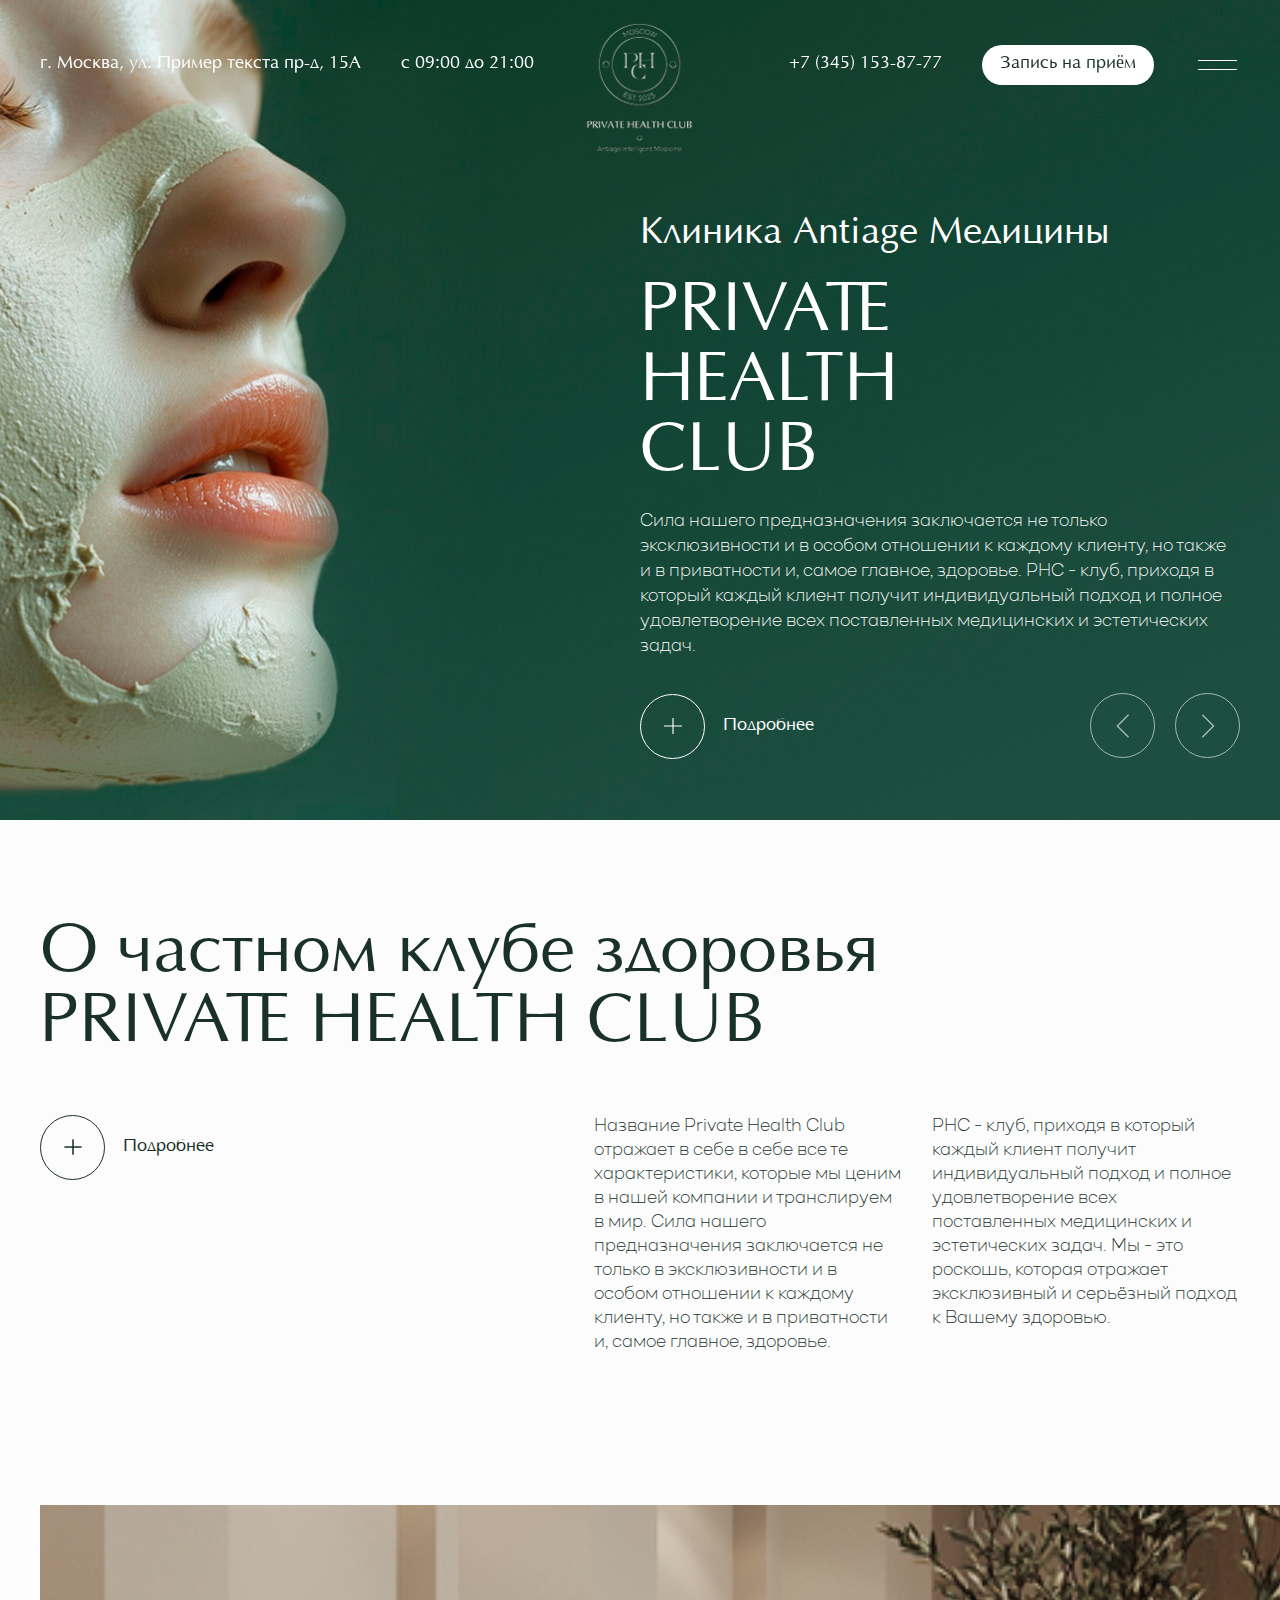
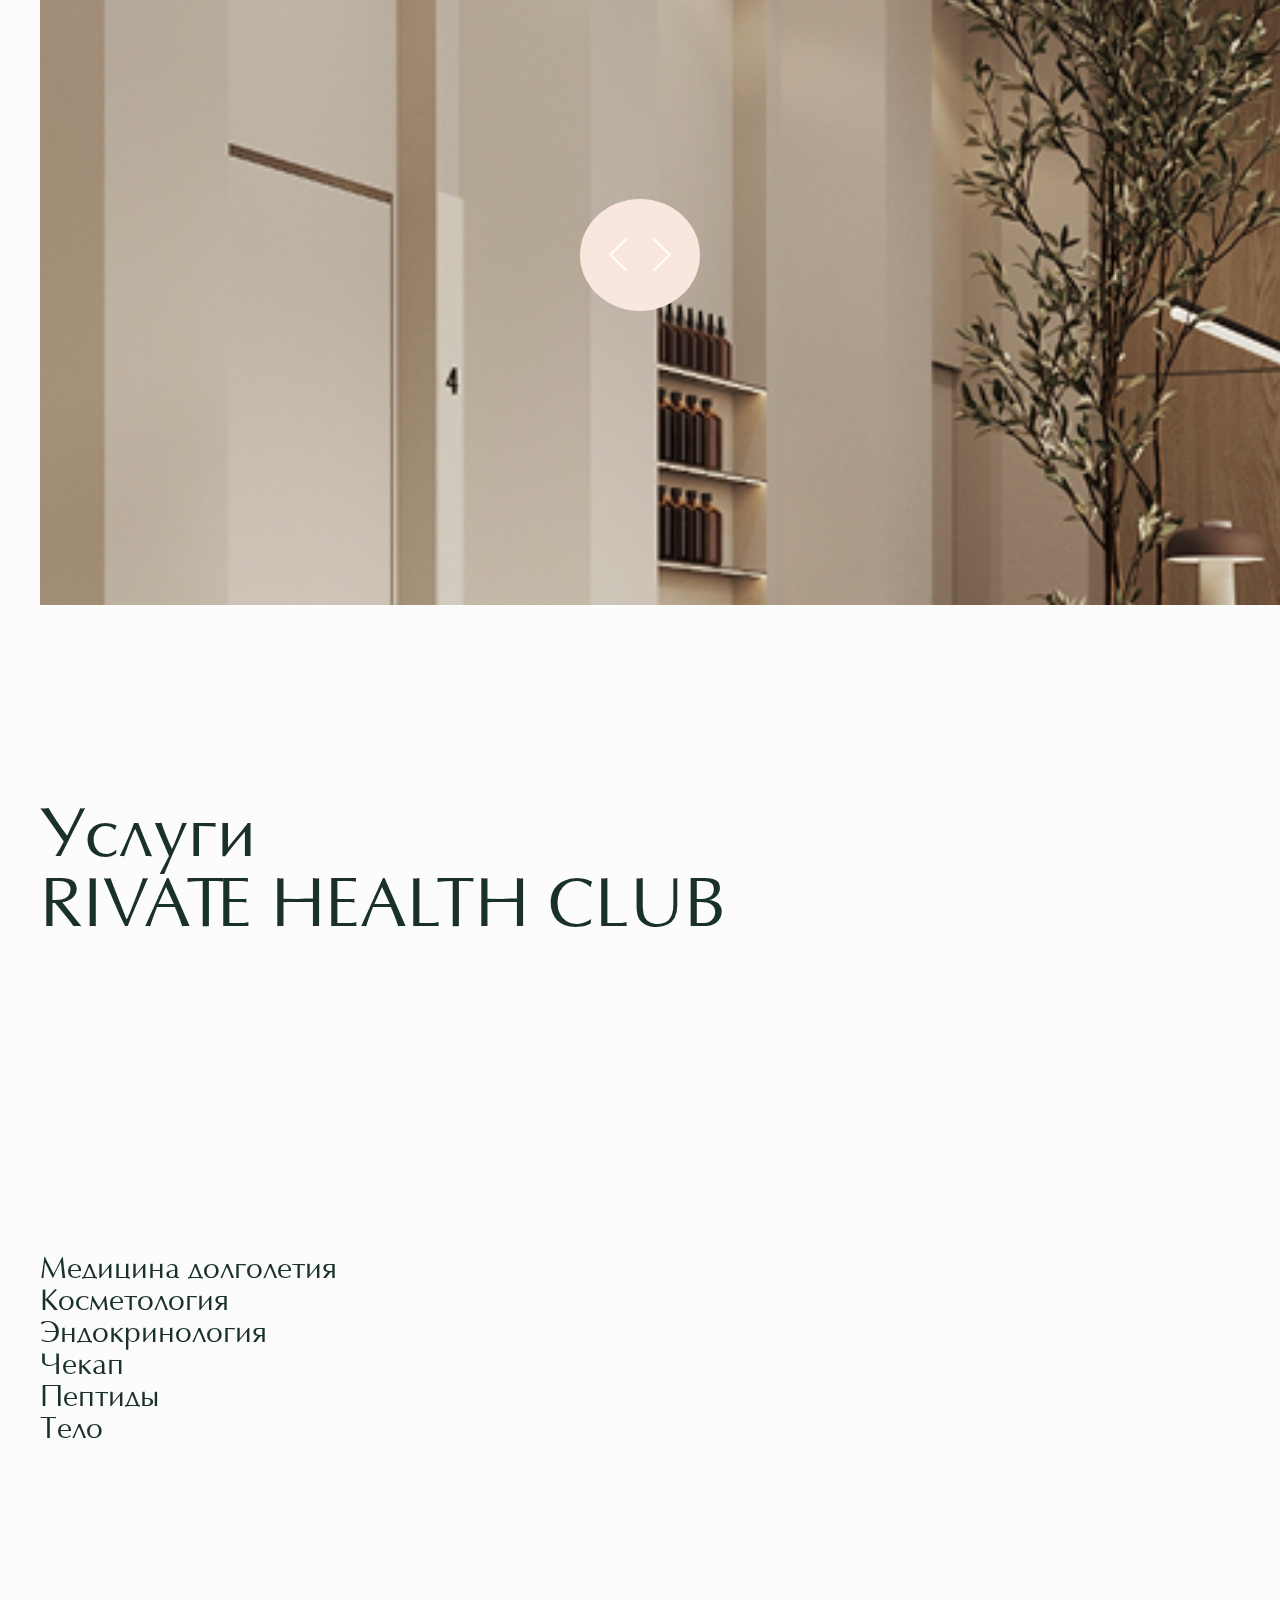
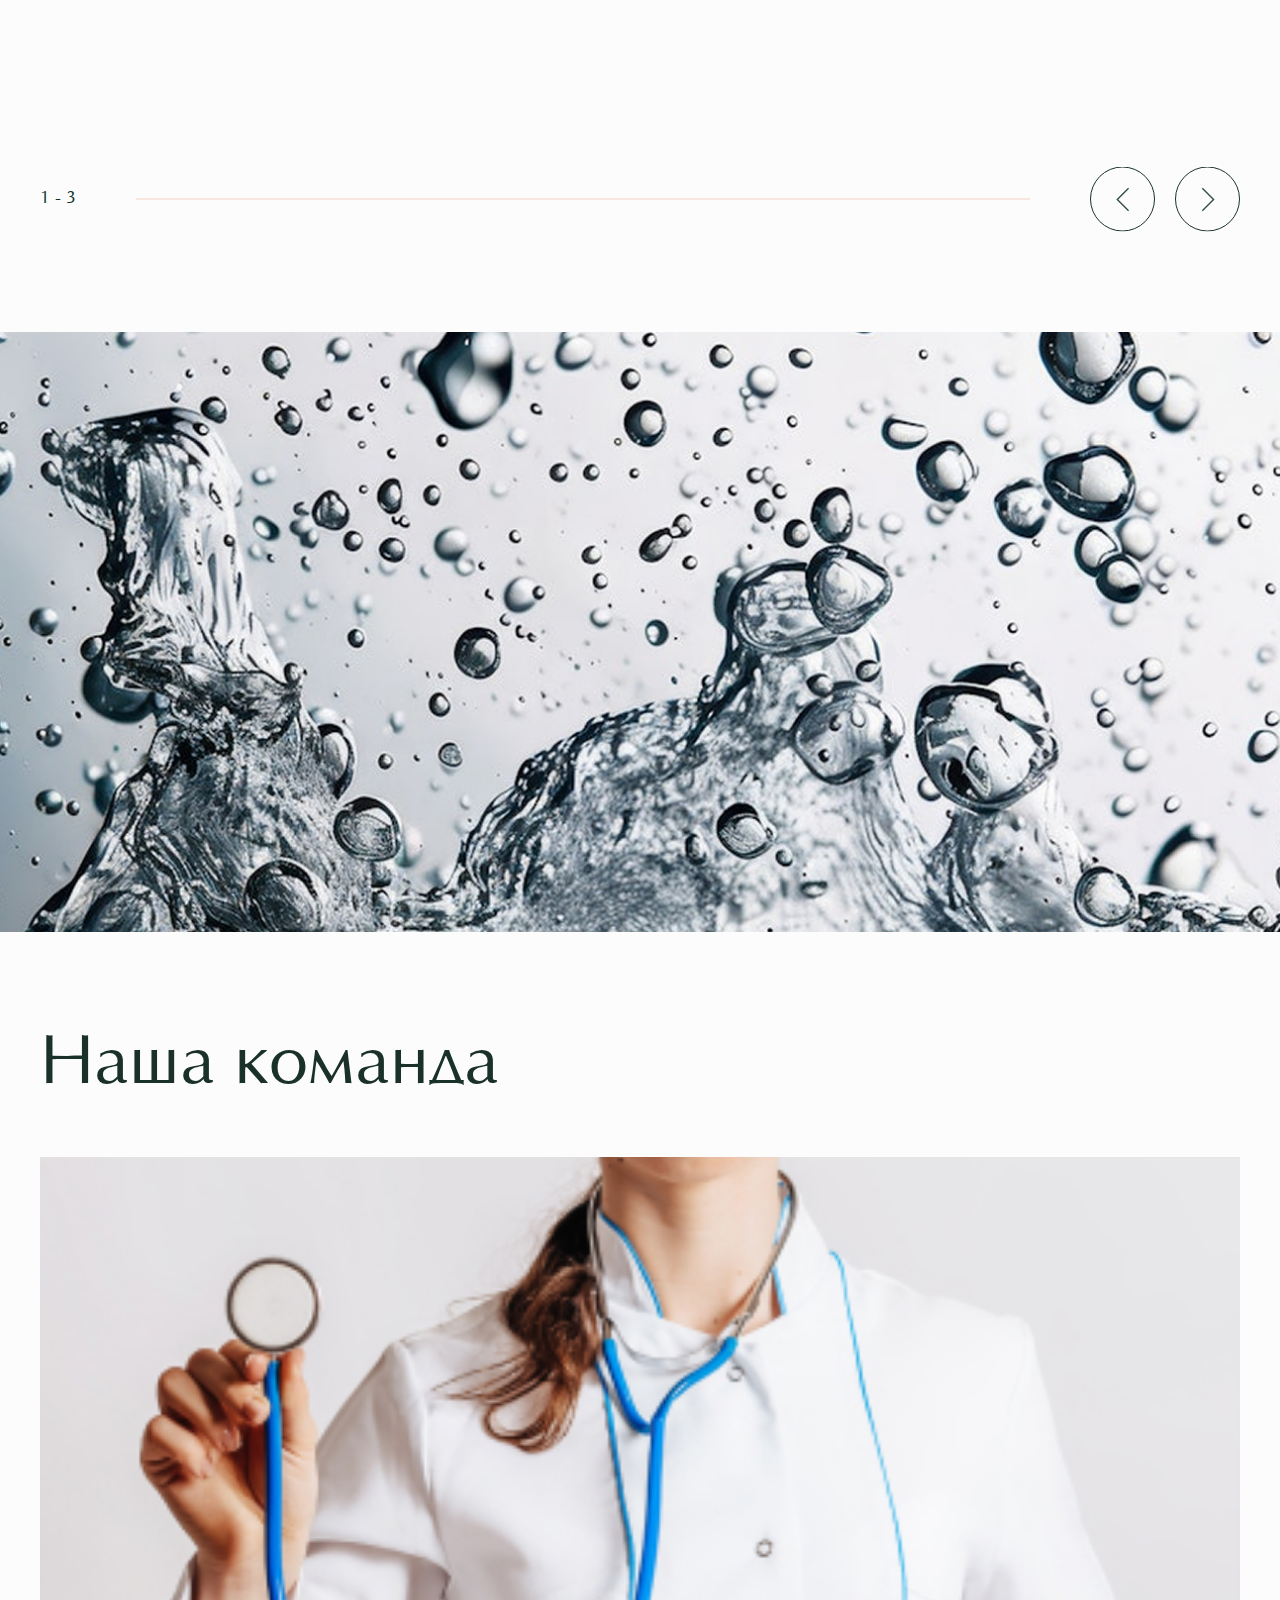
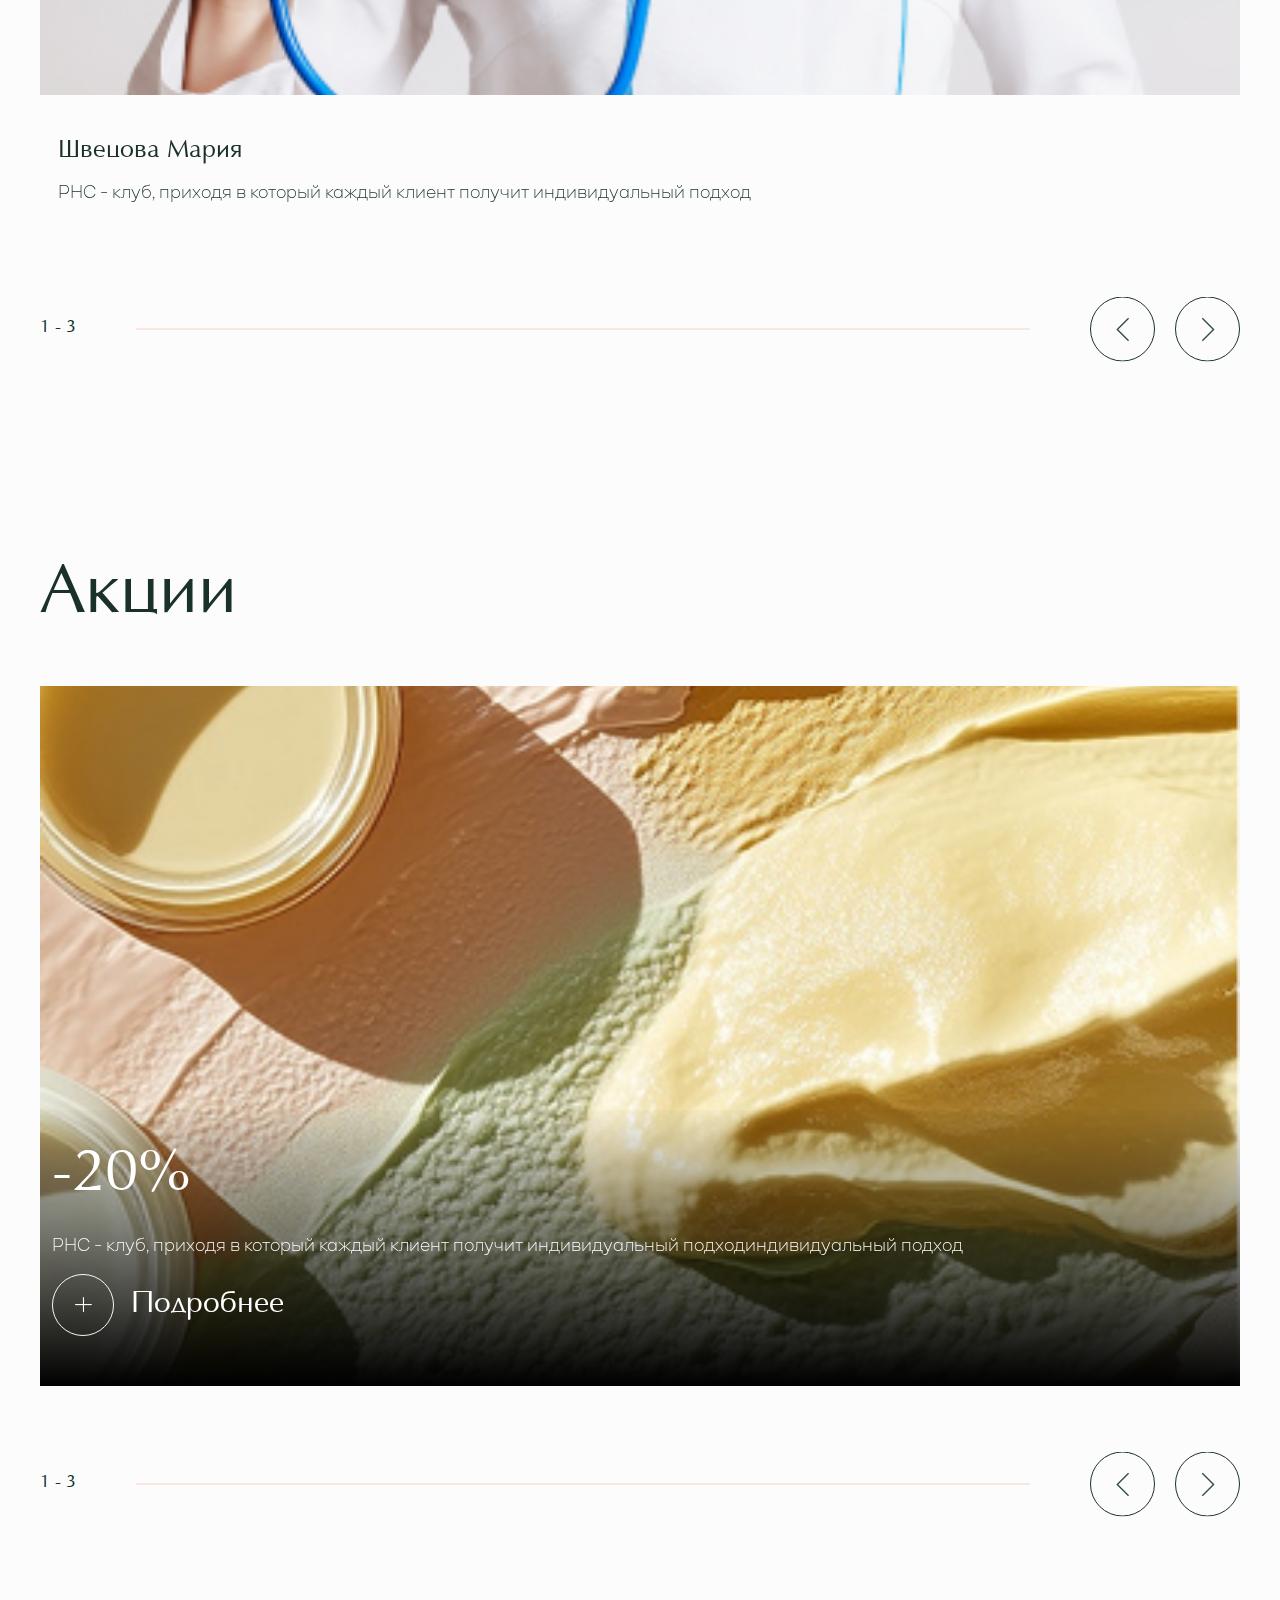
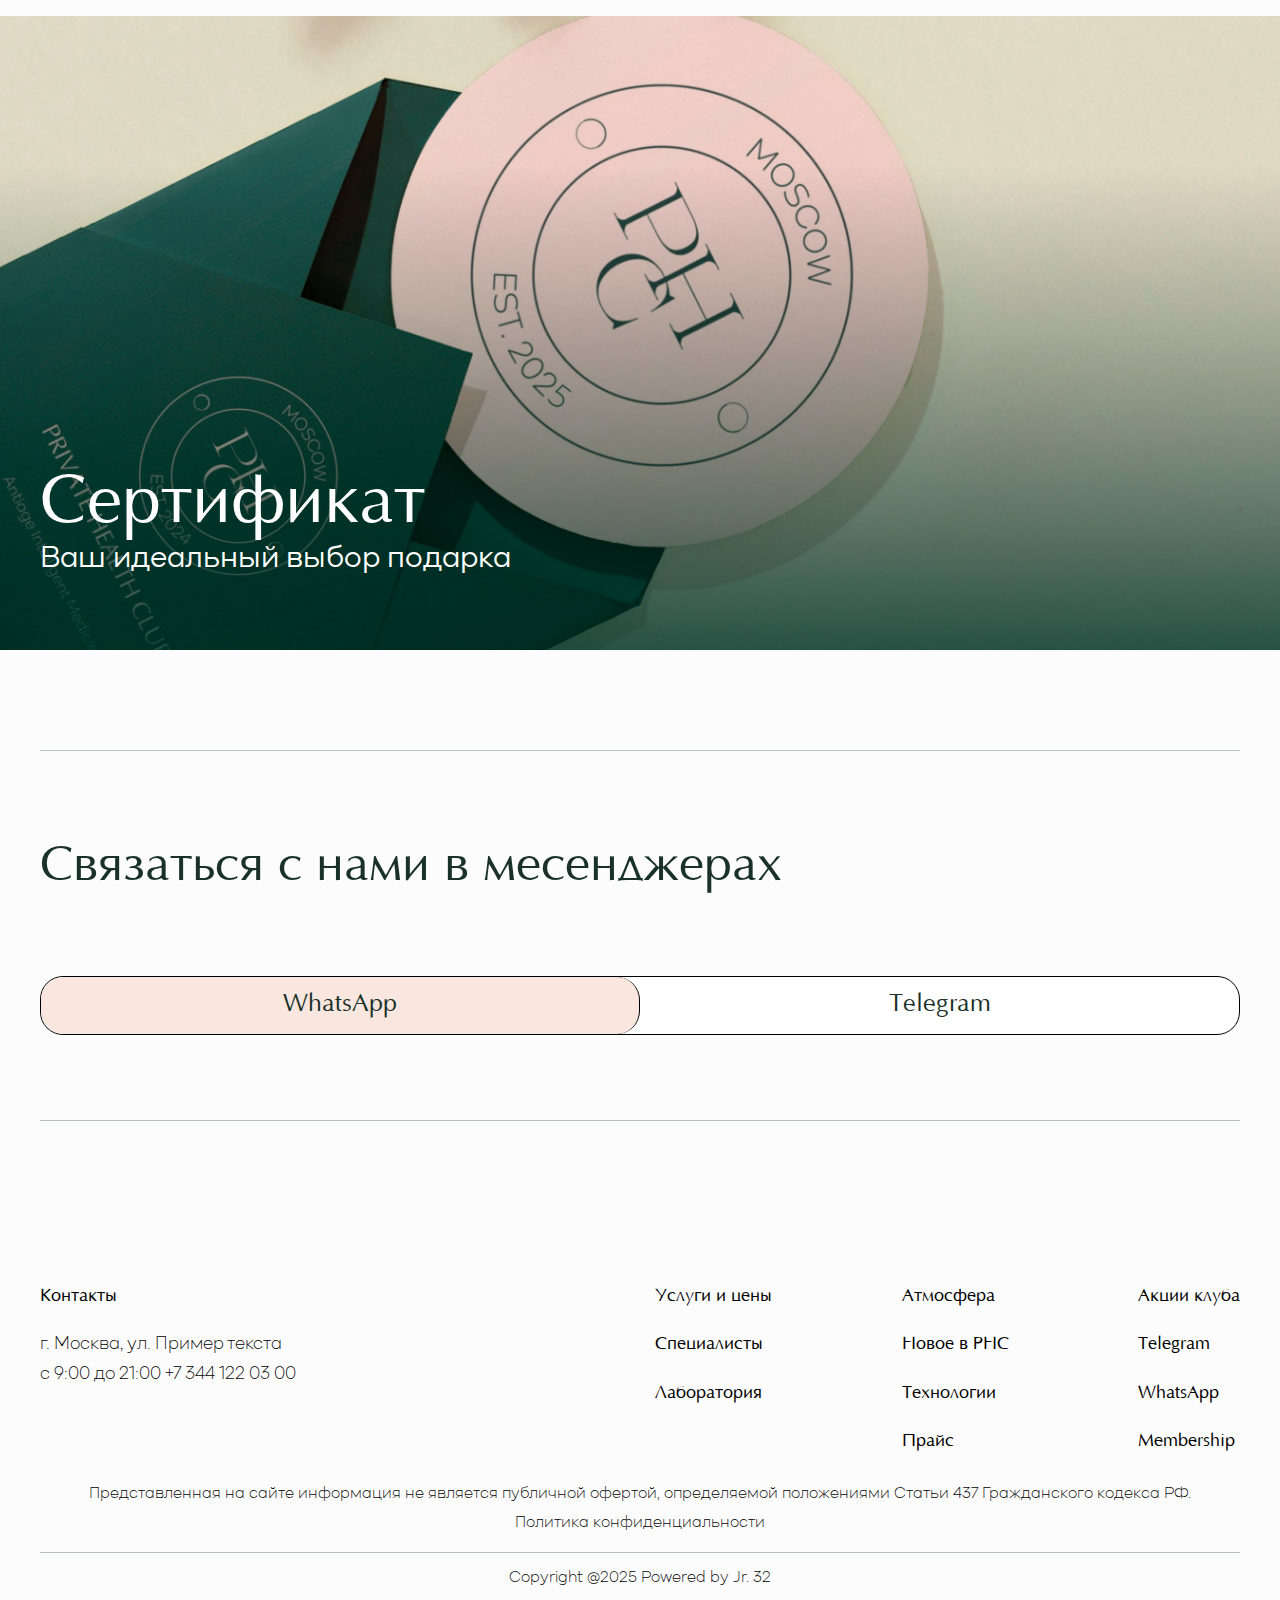
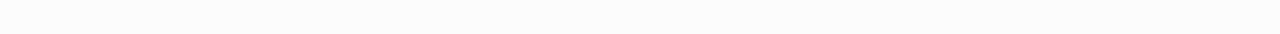
<file: index.html>
<!DOCTYPE html>

<html lang="ru">

<head>
	<meta charset="utf-8" />
	<title>Главная</title>
	<meta name="description" content="" />
	<meta http-equiv="X-UA-Compatible" content="IE=edge" />
	<meta name="viewport" content="width=device-width, initial-scale=1.0, maximum-scale=1.0, user-scalable=no">
    

    <link rel="stylesheet" href="css/fontawesome-all.css" />
    <link rel="stylesheet" href="css/slick.css" />
    <link rel="stylesheet" href="css/slick-theme.css" />
    <link rel="stylesheet" href="css/jquery.fancybox.css" />
    <link rel="stylesheet" href="https://cdn.jsdelivr.net/npm/swiper@11/swiper-bundle.min.css" />
    <link rel="stylesheet" href="css/fonts.css" />
    <link rel="stylesheet" href="css/reset.css" />
    <link rel="stylesheet" href="css/style.css" />
    <link rel="stylesheet" href="css/media.css" />
	
	

</head>
<body>

    <!-- MENU
    ================================= -->
    <div class="menu">
        <div class="menu-close"></div>
        <div class="menu__head">
            <div class="header__cols">
                <div class="header__left">
                    <div class="header__logo mob">
                        <a href="">
                            <img src="img/header/logo_mob.png" alt="">
                        </a>
                    </div>
                </div>
                <div class="header__right">
                    <a href="" class="mob-phone"></a>                    
                </div>
            </div>
        </div>
        <div class="container">
            <div class="menu__cols">
                <div class="menu__left">
                    <div class="nav">
                        <ul>
                            <li><a href="" class="nav-drop">Услуги и цены <i class="i-down"></i></a>
                                <ul>
                                    <li><a href="">Медицина долголетия</a></li>
                                    <li><a href="">Косметология</a></li>
                                    <li><a href="">Эндокринология</a></li>
                                    <li><a href="">Чекап</a></li>
                                    <li><a href="">Пептиды</a></li>
                                    <li><a href="">Тело</a></li>
                                </ul>
                            </li>
                            <li><a href="">Специалисты</a></li>
                            <li><a href="">Лаборатория</a></li>
                            <li><a href="">Атмосфера</a></li>
                            <li><a href="">Новое в PHC</a></li>
                            <li><a href="">Технологии</a></li>
                            <li><a href="">Акции клуба</a></li>
                            <li><a href="">Контакты</a></li>
                            <li><a href="">Membership</a></li>
                        </ul>
                    </div>
                </div>
                <div class="menu__center">
                    <div class="pic">
                        <img src="img/menu/pic_1.jpg" alt="">
                    </div>
                </div>
                <div class="menu__right">
                    <div class="top">
                        <div class="soc">
                            <div class="soc__item">
                                <a href="">Telegram</a>
                            </div>
                            <div class="soc__item">
                                <a href="">WhatsApp</a>
                            </div>
                            <div class="soc__item">
                                <a href="">Instagram</a>
                            </div>
                        </div>
                    </div>
                    <div class="bottom">
                        <div class="subtitle hidd1199">Контакты</div>
                        <p>г. Москва,<br class="hidd1199"> ул. Пример текста<br> c 9:00 до 21:00<br> <a href="">+7 344 122 03 00</a></p>
                    </div>
                </div>
            </div>
        </div>
    </div>
    
    <!-- HEADER
    ================================= -->
    <div class="header">
        <div class="container">
            <div class="header__logo des">
                <a href="">
                    <img src="img/header/logo_white.png" alt="">
                </a>
            </div>
            <div class="header__cols">
                <div class="header__left">
                    <div class="header__logo mob">
                        <a href="">
                            <img src="img/header/logo_mob_white.png" alt="">
                        </a>
                    </div>
                    <div class="header__place hidd1200">г. Москва, ул. Пример текста пр-д, 15А</div>
                    <div class="header__time hidd1200">с 09:00 до 21:00</div>
                </div>
                <div class="header__right">
                    <a href="" class="mob-phone white"></a>
                    <div class="header__phone hidd1200">
                        <a href="">+7 (345) 153-87-77</a>
                    </div>
                    <a href="" class="btn btn-white btn-header hidd1200">Запись на приём</a>
                    <div class="burger"></div>
                </div>
            </div>
        </div>
    </div>

    <!-- INTRO
    ================================= -->
    <div class="intro">
        <div class="swiper swiper-intro">
            <div class="swiper-wrapper">
                <div class="swiper-slide">
                    <div class="pic des">
                        <img src="img/intro/pic_1.jpg" alt="">
                    </div>
                    <div class="pic mob">
                        <img src="img/intro/pic_mob.jpg" alt="">
                    </div>
                    <div class="front container">
                        <div class="right">
                            <h1 class="title"><span>Клиника Antiage Медицины</span> PRIVATE<br> HEALTH<br> CLUB</h1>
                            <p>Сила нашего предназначения заключается не только эксклюзивности и в особом отношении к каждому клиенту, но также и в приватности и, самое главное, здоровье. PHC - клуб, приходя в который каждый клиент получит индивидуальный подход и полное удовлетворение всех поставленных медицинских и эстетических задач. </p>
                            <a href="" class="btn btn-plus-white btn-intro"><i></i> Подробнее</a>
                        </div>
                    </div>
                </div>
                <div class="swiper-slide">
                    <div class="pic">
                        <img src="img/intro/pic_1.jpg" alt="">
                    </div>
                    <div class="pic des">
                        <img src="img/intro/pic_1.jpg" alt="">
                    </div>
                    <div class="pic mob">
                        <img src="img/intro/pic_mob.jpg" alt="">
                    </div>
                    <div class="front container">
                        <div class="right">
                            <h1 class="title"><span>Клиника Antiage Медицины</span> PRIVATE<br> HEALTH<br> CLUB</h1>
                            <p>Сила нашего предназначения заключается не только эксклюзивности и в особом отношении к каждому клиенту, но также и в приватности и, самое главное, здоровье. PHC - клуб, приходя в который каждый клиент получит индивидуальный подход и полное удовлетворение всех поставленных медицинских и эстетических задач. </p>
                            <a href="" class="btn btn-plus-white btn-intro"><i></i> Подробнее</a>
                        </div>
                    </div>
                </div>
                <div class="swiper-slide">
                    <div class="pic">
                        <img src="img/intro/pic_1.jpg" alt="">
                    </div>
                    <div class="pic des">
                        <img src="img/intro/pic_1.jpg" alt="">
                    </div>
                    <div class="pic mob">
                        <img src="img/intro/pic_mob.jpg" alt="">
                    </div>
                    <div class="front container">
                        <div class="right">
                            <h1 class="title"><span>Клиника Antiage Медицины</span> PRIVATE<br> HEALTH<br> CLUB</h1>
                            <p>Сила нашего предназначения заключается не только эксклюзивности и в особом отношении к каждому клиенту, но также и в приватности и, самое главное, здоровье. PHC - клуб, приходя в который каждый клиент получит индивидуальный подход и полное удовлетворение всех поставленных медицинских и эстетических задач. </p>
                            <a href="" class="btn btn-plus-white btn-intro"><i></i> Подробнее</a>
                        </div>
                    </div>
                </div>                
            </div>
            <div class="intro-arrow">
                <div class="intro-arrow__in">
                    <div class="intro-arrow__prev prev-white swiper-button-prev"></div>
                    <div class="intro-arrow__next next-white swiper-button-next"></div>  
                </div>
            </div>
        </div>
    </div>
    
    <!-- ABOUT
    ================================= -->
    <div class="section overflow-hidden">
        <div class="container">
            <h2 class="title-block">О частном клубе здоровья<br> PRIVATE HEALTH CLUB</h2>
            <div class="about">
                <div class="about__cols">
                    <div class="about__left">
                        <a href="" class="btn btn-plus"><i></i> Подробнее</a>
                    </div>
                    <div class="about__right">
                        <div class="items">
                            <div class="item">
                                <p>Название Private Health Club отражает в себе в себе все те характеристики, которые мы ценим в нашей компании и транслируем в мир. Сила нашего предназначения заключается не только в эксклюзивности и в особом отношении к каждому клиенту, но также и в приватности и, самое главное, здоровье. </p>
                            </div>
                            <div class="item hidd767">
                                <p>PHC - клуб, приходя в который каждый клиент получит индивидуальный подход и полное удовлетворение всех поставленных медицинских и эстетических задач. Мы - это роскошь, которая отражает эксклюзивный и серьёзный подход к Вашему здоровью.</p>
                            </div>
                        </div>
                    </div>
                </div>
            </div>
            <div class="about-slider">
                <div class="about-slider__right">
                    <div class="swiper swiper-about">
                        <div class="swiper-wrapper">
                            <div class="swiper-slide">
                                <div class="pic">
                                    <img src="img/about/pic_1.jpg" alt="">
                                </div>
                            </div>
                            <div class="swiper-slide">
                                <div class="pic">
                                    <img src="img/about/pic_2.jpg" alt="">
                                </div>
                            </div>
                            <div class="swiper-slide">
                                <div class="pic">
                                    <img src="img/about/pic_3.jpg" alt="">
                                </div>
                            </div>
                            <div class="swiper-slide">
                                <div class="pic">
                                    <img src="img/about/pic_1.jpg" alt="">
                                </div>
                            </div>
                            <div class="swiper-slide">
                                <div class="pic">
                                    <img src="img/about/pic_1.jpg" alt="">
                                </div>
                            </div>
                        </div>                    
                    </div>
                </div>
                <div class="arrow-center arrow-about">
                    <div class="arrow-center__prev swiper-button-prev"></div>
                    <div class="arrow-center__next swiper-button-next"></div>  
                </div>
            </div>
        </div>
    </div>

    <!-- SERV
    ================================= -->
    <div class="section overflow-hidden">
        <div class="container">
            <h2 class="title-block">Услуги<br> RIVATE HEALTH CLUB</h2>
            <div class="serv">
                <div class="serv__right">
                    <div class="swiper swiper-serv" id="serv-slider">
                        <div class="swiper-wrapper">
                            <div class="swiper-slide hidd1200">
                                <div class="item">
                                    <div class="in vert">
                                        <ul class="serv__list">
                                            <li>Медицина долголетия</li>
                                            <li>Косметология</li>
                                            <li>Эндокринология</li>
                                            <li>Чекап</li>
                                            <li>Пептиды</li>
                                            <li>Тело</li>
                                        </ul>
                                    </div>
                                </div>
                            </div>
                            <div class="swiper-slide">
                                <div class="item">
                                    <a href="">
                                        <div class="in bg">
                                            <div class="pic">
                                                <img src="img/serv/pic_1.jpg" alt="">
                                            </div>
                                            <div class="front">
                                                <h3 class="title"><i></i> Пептиды</h3>
                                            </div>
                                        </div>
                                    </a>
                                </div>
                            </div>
                            <div class="swiper-slide">
                                <div class="item">
                                    <a href="">
                                        <div class="in bg">
                                            <div class="pic">
                                                <img src="img/serv/pic_2.jpg" alt="">
                                            </div>
                                            <div class="front">
                                                <h3 class="title"><i></i> Косметология</h3>
                                            </div>
                                        </div>
                                    </a>
                                </div>
                            </div>
                            <div class="swiper-slide">
                                <div class="item">
                                    <a href="">
                                        <div class="in bg">
                                            <div class="pic">
                                                <img src="img/serv/pic_3.jpg" alt="">
                                            </div>
                                            <div class="front">
                                                <h3 class="title"><i></i> Тело</h3>
                                            </div>
                                        </div>
                                    </a>
                                </div>
                            </div>
                            <div class="swiper-slide">
                                <div class="item">
                                    <a href="">
                                        <div class="in bg">
                                            <div class="pic">
                                                <img src="img/serv/pic_3.jpg" alt="">
                                            </div>
                                            <div class="front">
                                                <h3 class="title"><i></i> Тело</h3>
                                            </div>
                                        </div>
                                    </a>
                                </div>
                            </div>
                            <div class="swiper-slide">
                                <div class="item">
                                    <a href="">
                                        <div class="in bg">
                                            <div class="pic">
                                                <img src="img/serv/pic_3.jpg" alt="">
                                            </div>
                                            <div class="front">
                                                <h3 class="title"><i></i> Тело</h3>
                                            </div>
                                        </div>
                                    </a>
                                </div>
                            </div>
                            <div class="swiper-slide">
                                <div class="item">
                                    <a href="">
                                        <div class="in bg">
                                            <div class="pic">
                                                <img src="img/serv/pic_3.jpg" alt="">
                                            </div>
                                            <div class="front">
                                                <h3 class="title"><i></i> Тело</h3>
                                            </div>
                                        </div>
                                    </a>
                                </div>
                            </div>
                        </div>
                    </div>
                </div>
                <div class="controls">
                    <div class="custom-pagination" id="serv-pagination">
                      <div class="fraction">1 - 3</div>
                      <div class="progressbar">
                        <div class="progressbar-fill"></div>
                      </div>
                    </div>
                    <div class="arrow-app arrow-serv">
                        <div class="prev arrow-app__prev swiper-button-prev"></div>
                        <div class="next arrow-app__next swiper-button-next"></div> 
                    </div>
                </div>
            </div>
        </div>
    </div>

    <!-- BACK
    ================================= --> 
    <div class="back">
        <div class="pic">
            <img src="img/back/pic_1.jpg" alt="">
        </div>
    </div>

    <!-- TEAM
    ================================= -->
    <div class="section">
        <div class="container">
            <h2 class="title-block">Наша команда</h2>
            <div class="team">
                <div class="team__right">
                    <div class="swiper swiper-team" id="team-slider">
                        <div class="swiper-wrapper">
                            <div class="swiper-slide">
                                <div class="item">
                                    <div class="in">
                                        <a href="">
                                            <div class="pic">
                                                <img src="img/team/pic_1.jpg" alt="">
                                            </div>
                                            <div class="bottom">
                                                <h3 class="title">Швецова Мария</h3>
                                                <p>PHC - клуб, приходя в который каждый клиент получит индивидуальный подход</p>
                                            </div>
                                        </a>
                                    </div>
                                </div>
                            </div>
                            <div class="swiper-slide">
                                <div class="item">
                                    <div class="in">
                                        <a href="">
                                            <div class="pic">
                                                <img src="img/team/pic_1.jpg" alt="">
                                            </div>
                                            <div class="bottom">
                                                <h3 class="title">Швецова Мария</h3>
                                                <p>PHC - клуб, приходя в который каждый клиент получит индивидуальный подход</p>
                                            </div>
                                        </a>
                                    </div>
                                </div>
                            </div>
                            <div class="swiper-slide">
                                <div class="item">
                                    <div class="in">
                                        <a href="">
                                            <div class="pic">
                                                <img src="img/team/pic_1.jpg" alt="">
                                            </div>
                                            <div class="bottom">
                                                <h3 class="title">Швецова Мария</h3>
                                                <p>PHC - клуб, приходя в который каждый клиент получит индивидуальный подход</p>
                                            </div>
                                        </a>
                                    </div>
                                </div>
                            </div>
                            <div class="swiper-slide">
                                <div class="item">
                                    <div class="in">
                                        <a href="">
                                            <div class="pic">
                                                <img src="img/team/pic_1.jpg" alt="">
                                            </div>
                                            <div class="bottom">
                                                <h3 class="title">Швецова Мария</h3>
                                                <p>PHC - клуб, приходя в который каждый клиент получит индивидуальный подход</p>
                                            </div>
                                        </a>
                                    </div>
                                </div>
                            </div>
                        </div>
                    </div>
                </div>
                <div class="controls">
                    <div class="custom-pagination" id="team-pagination">
                      <div class="fraction">1 - 3</div>
                      <div class="progressbar">
                        <div class="progressbar-fill"></div>
                      </div>
                    </div>
                    <div class="arrow-app arrow-team">
                        <div class="prev arrow-app__prev swiper-button-prev"></div>
                        <div class="next arrow-app__next swiper-button-next"></div> 
                    </div>
                </div>
            </div>
        </div>
    </div>

    <!-- SHARE
    ================================= -->
    <div class="section overflow-hidden">
        <div class="container">
            <h2 class="title-block">Акции</h2>
            <div class="share">
                <div class="share__right">
                    <div class="swiper swiper-share" id="share-slider">
                        <div class="swiper-wrapper">                            
                            <div class="swiper-slide">
                                <div class="item">
                                    <a href="">
                                        <div class="in bg">
                                            <div class="pic">
                                                <img src="img/share/pic_1.jpg" alt="">
                                            </div>
                                            <div class="front">
                                                <div class="vert">
                                                    <div class="proc">-20%</div>
                                                    <p>PHC - клуб, приходя в который каждый клиент получит индивидуальный подходиндивидуальный подход</p>
                                                    <h3 class="title"><i></i> Подробнее</h3>
                                                </div>
                                            </div>
                                        </div>
                                    </a>
                                </div>
                            </div>
                            <div class="swiper-slide">
                                <div class="item">
                                    <a href="">
                                        <div class="in bg">
                                            <div class="pic">
                                                <img src="img/share/pic_2.jpg" alt="">
                                            </div>
                                            <div class="front">
                                                <div class="vert">
                                                    <div class="proc">-20%</div>
                                                    <p>PHC - клуб, приходя в который каждый клиент получит индивидуальный подходиндивидуальный подход</p>
                                                    <h3 class="title"><i></i> Подробнее</h3>
                                                </div>
                                            </div>
                                        </div>
                                    </a>
                                </div>
                            </div>
                            <div class="swiper-slide">
                                <div class="item">
                                    <a href="">
                                        <div class="in bg">
                                            <div class="pic">
                                                <img src="img/share/pic_3.jpg" alt="">
                                            </div>
                                            <div class="front">
                                                <div class="vert">
                                                    <div class="proc">-20%</div>
                                                    <p>PHC - клуб, приходя в который каждый клиент получит индивидуальный подходиндивидуальный подход</p>
                                                    <h3 class="title"><i></i> Подробнее</h3>
                                                </div>
                                            </div>
                                        </div>
                                    </a>
                                </div>
                            </div>
                            <div class="swiper-slide">
                                <div class="item">
                                    <a href="">
                                        <div class="in bg">
                                            <div class="pic">
                                                <img src="img/share/pic_3.jpg" alt="">
                                            </div>
                                            <div class="front">
                                                <div class="vert">
                                                    <div class="proc">-20%</div>
                                                    <p>PHC - клуб, приходя в который каждый клиент получит индивидуальный подходиндивидуальный подход</p>
                                                    <h3 class="title"><i></i> Подробнее</h3>
                                                </div>
                                            </div>
                                        </div>
                                    </a>
                                </div>
                            </div>

                        </div>
                    </div>
                </div>
                <div class="controls">
                    <div class="custom-pagination" id="share-pagination">
                      <div class="fraction">1 - 3</div>
                      <div class="progressbar">
                        <div class="progressbar-fill"></div>
                      </div>
                    </div>
                    <div class="arrow-app arrow-share">
                        <div class="prev arrow-app__prev swiper-button-prev"></div>
                        <div class="next arrow-app__next swiper-button-next"></div> 
                    </div>
                </div>
            </div>
        </div>
    </div>    

    <!-- GIFT
    ================================= -->
    <div class="gift">
        <div class="pic">
            <img src="img/gift/pic_1.jpg" alt="">
        </div>
        <div class="container">
            <div class="in">
                <h2 class="title"><span>Cертификат</span> Ваш идеальный выбор подарка</h2>
            </div>
        </div>
    </div>
 
    <!-- FEEDBACK
    ================================= --> 
    <div class="feedback">
        <div class="container">
            <div class="border">
                <h2 class="title">Связаться с нами в месенджерах</h2>
                <div class="mess">
                    <div class="item pink">
                        <a href="">
                            <div class="in wh">
                                <span>WhatsApp</span>
                                <i class="i-wh"></i>
                            </div>
                        </a>
                    </div>
                    <div class="item">
                        <a href="">
                            <div class="in tg">
                                <span>Telegram</span>
                                <i class="i-tg"></i>
                            </div>
                        </a>
                    </div>
                </div>
            </div>
        </div>
    </div>

    <!-- FOOTER
    ================================= --> 
    <div class="footer">
        <div class="container">
            <div class="footer__top">
                <div class="cols">
                    <div class="col w50">
                        <div class="subtitle">Контакты</div>
                        <p class="footer__place">г. Москва, ул. Пример текста<br> c 9:00 до 21:00  +7 344 122 03 00</p>
                    </div>
                    <div class="col w50">
                        <div class="items des">
                            <div class="item">
                                <ul class="footer-nav">
                                    <li><a href="">Услуги и цены</a></li>
                                    <li><a href="">Специалисты</a></li>
                                    <li><a href="">Лаборатория</a></li>
                                </ul>
                            </div>
                            <div class="item">
                                <ul class="footer-nav">
                                    <li><a href="">Атмосфера</a></li>
                                    <li><a href="">Новое в PHC</a></li>
                                    <li><a href="">Технологии</a></li>
                                    <li><a href="">Прайс</a></li>
                                </ul>
                            </div>
                            <div class="item">
                                <ul class="footer-nav">
                                    <li><a href="">Акции клуба</a></li>
                                    <li><a href="">Telegram</a></li>
                                    <li><a href="">WhatsApp</a></li>
                                    <li><a href="">Membership</a></li>
                                </ul>
                            </div>
                        </div> 
                        <div class="items mob">
                            <div class="item">
                                <ul class="footer-nav">
                                    <li><a href="">WhatsApp</a></li>
                                    <li><a href="">Telegram</a></li>
                                    <li><a href="">Атмосфера</a></li>
                                    <li><a href="">Новое в PHC</a></li>
                                    <li><a href="">Технологии</a></li>
                                    <li><a href="">Прайс</a></li>
                                </ul>
                            </div>
                            <div class="item">
                                <ul class="footer-nav">
                                    <li><a href="">Услуги и цены </a></li>
                                    <li><a href="">Специалисты</a></li>
                                    <li><a href="">Лаборатория</a></li>
                                    <li><a href="">Акции клуба</a></li>
                                    <li><a href="">Контакты</a></li>
                                    <li><a href="">Membership</a></li>
                                </ul>
                            </div>
                        </div>                       
                    </div>                    
                </div>
            </div>
            <div class="footer__middle">
                <p>Представленная на сайте информация не является публичной офертой, определяемой положениями Статьи 437 Гражданского кодекса РФ.</p>
                <p><a href="">Политика конфиденциальности</a></p>
            </div>
            <div class="footer__bottom">
                <div class="copyright">Copyright @2025 Powered by Jr. 32</div>
            </div>
        </div>
    </div>
    
    
    
    <script src="https://code.jquery.com/jquery-3.7.1.min.js" integrity="sha256-/JqT3SQfawRcv/BIHPThkBvs0OEvtFFmqPF/lYI/Cxo=" crossorigin="anonymous"></script>
    <script src="libs/jquery.fancybox.js"></script>
    <script src="libs/slick.min.js"></script> 
    <script src="https://cdn.jsdelivr.net/npm/swiper@11/swiper-bundle.min.js"></script>
    <script src="libs/jquery.maskedinput.js"></script>
    <script src="js/common.js"></script>
 

   
    
</body>
</html>
</file>
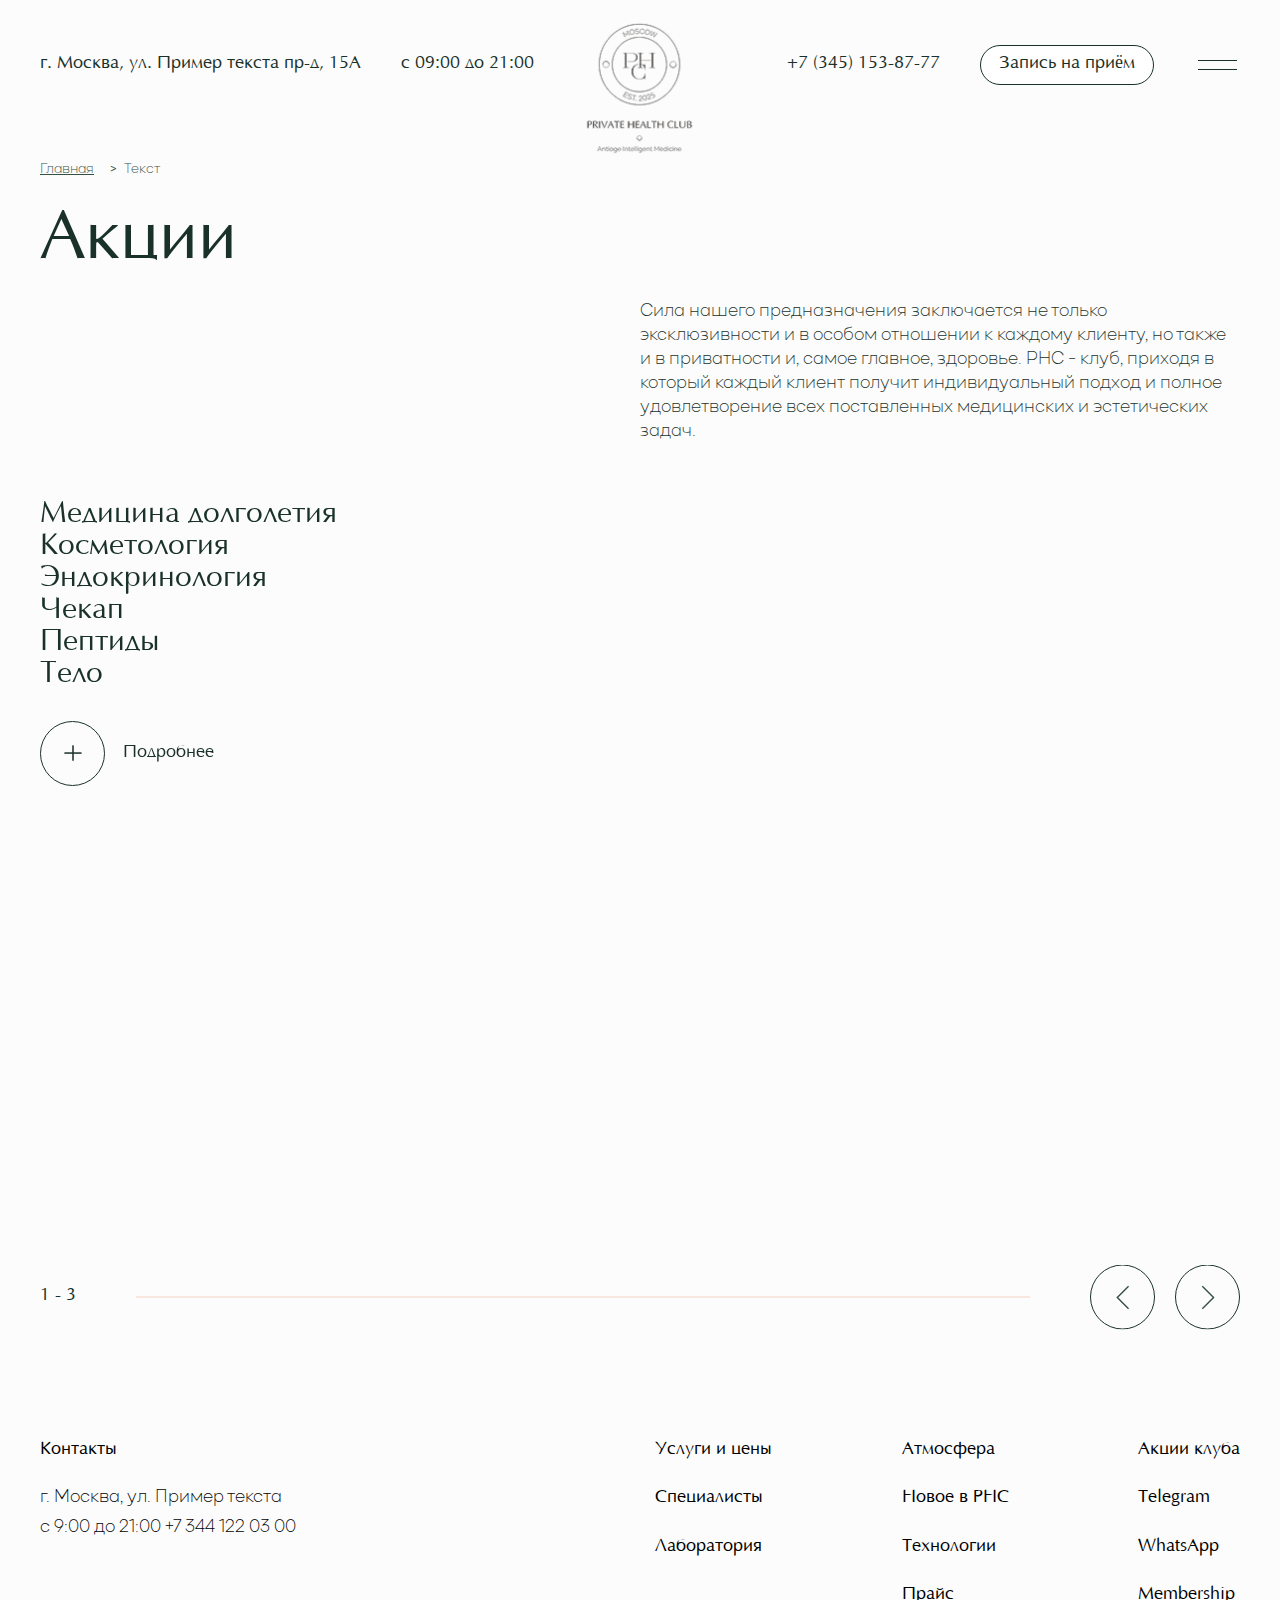
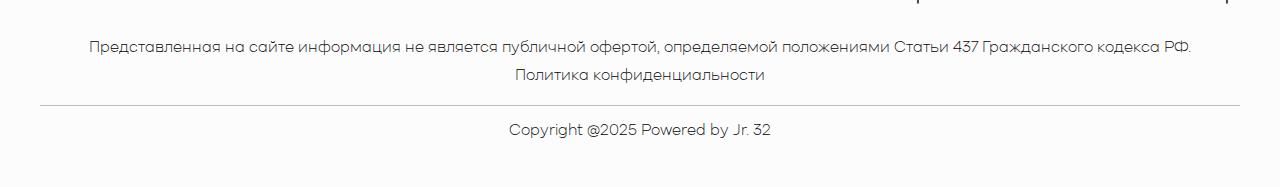
<file: accii.html>
<!DOCTYPE html>

<html lang="ru">

<head>
	<meta charset="utf-8" />
	<title>accii</title>
	<meta name="description" content="" />
	<meta http-equiv="X-UA-Compatible" content="IE=edge" />
	<meta name="viewport" content="width=device-width, initial-scale=1.0, maximum-scale=1.0, user-scalable=no">
    

    <link rel="stylesheet" href="css/fontawesome-all.css" />
    <link rel="stylesheet" href="css/slick.css" />
    <link rel="stylesheet" href="css/slick-theme.css" />
    <link rel="stylesheet" href="css/jquery.fancybox.css" />
    <link rel="stylesheet" href="https://cdn.jsdelivr.net/npm/swiper@11/swiper-bundle.min.css" />
    <link rel="stylesheet" href="css/fonts.css" />
    <link rel="stylesheet" href="css/reset.css" />
    <link rel="stylesheet" href="css/style.css" />
    <link rel="stylesheet" href="css/media.css" />
	
	

</head>
<body>

    <!-- MENU
    ================================= -->
    <div class="menu">
        <div class="menu-close"></div>
        <div class="menu__head">
            <div class="header__cols">
                <div class="header__left">
                    <div class="header__logo mob">
                        <a href="">
                            <img src="img/header/logo_mob.png" alt="">
                        </a>
                    </div>
                </div>
                <div class="header__right">
                    <a href="" class="mob-phone"></a>                    
                </div>
            </div>
        </div>
        <div class="container">
            <div class="menu__cols">
                <div class="menu__left">
                    <div class="nav">
                        <ul>
                            <li><a href="" class="nav-drop">Услуги и цены <i class="i-down"></i></a>
                                <ul>
                                    <li><a href="">Медицина долголетия</a></li>
                                    <li><a href="">Косметология</a></li>
                                    <li><a href="">Эндокринология</a></li>
                                    <li><a href="">Чекап</a></li>
                                    <li><a href="">Пептиды</a></li>
                                    <li><a href="">Тело</a></li>
                                </ul>
                            </li>
                            <li><a href="">Специалисты</a></li>
                            <li><a href="">Лаборатория</a></li>
                            <li><a href="">Атмосфера</a></li>
                            <li><a href="">Новое в PHC</a></li>
                            <li><a href="">Технологии</a></li>
                            <li><a href="">Акции клуба</a></li>
                            <li><a href="">Контакты</a></li>
                            <li><a href="">Membership</a></li>
                        </ul>
                    </div>
                </div>
                <div class="menu__center">
                    <div class="pic">
                        <img src="img/menu/pic_1.jpg" alt="">
                    </div>
                </div>
                <div class="menu__right">
                    <div class="top">
                        <div class="soc">
                            <div class="soc__item">
                                <a href="">Telegram</a>
                            </div>
                            <div class="soc__item">
                                <a href="">WhatsApp</a>
                            </div>
                            <div class="soc__item">
                                <a href="">Instagram</a>
                            </div>
                        </div>
                    </div>
                    <div class="bottom">
                        <div class="subtitle hidd1199">Контакты</div>
                        <p>г. Москва,<br class="hidd1199"> ул. Пример текста<br> c 9:00 до 21:00<br> <a href="">+7 344 122 03 00</a></p>
                    </div>
                </div>
            </div>
        </div>
    </div>
    
    <!-- HEADER
    ================================= -->
    <div class="header header_inner">
        <div class="container">
            <div class="header__logo des">
                <a href="">
                    <img src="img/header/logo.png" alt="">
                </a>
            </div>
            <div class="header__cols">
                <div class="header__left">
                    <div class="header__logo mob">
                        <a href="">
                            <img src="img/header/logo_mob.png" alt="">
                        </a>
                    </div>
                    <div class="header__place dark hidd1200">г. Москва, ул. Пример текста пр-д, 15А</div>
                    <div class="header__time dark hidd1200">с 09:00 до 21:00</div>
                </div>
                <div class="header__right">
                    <a href="" class="mob-phone"></a>
                    <div class="header__phone dark hidd1200">
                        <a href="">+7 (345) 153-87-77</a>
                    </div>
                    <a href="" class="btn btn-border btn-header hidd1200">Запись на приём</a>
                    <div class="burger dark"></div>
                </div>
            </div>
        </div>
    </div>

    <!-- CONTENT
    ================================= -->
    <div class="content overflow-hidden">
        <div class="container">
            <div class="breadcrumbs">
                <ul>
                    <li><a href="">Главная</a></li>
                    <li>Текст</li>
                </ul>                
            </div>
            <h1>Акции</h1>
            <div class="content__head hidd1199">
                <p>Сила нашего предназначения заключается не только эксклюзивности и в особом отношении к каждому клиенту, но также и в приватности и, самое главное, здоровье. PHC - клуб, приходя в который каждый клиент получит индивидуальный подход и полное удовлетворение всех поставленных медицинских и эстетических задач. </p>
            </div>
            <div class="share share-2">
                <div class="share-mob">
                    <ul class="serv__list">
                        <li><a href="">Медицина долголетия</a></li>
                        <li><a href="">Косметология</a></li>
                        <li><a href="">Эндокринология</a></li>
                        <li><a href="">Чекап</a></li>
                        <li><a href="">Пептиды</a></li>
                        <li><a href="">Тело</a></li>
                    </ul>
                    <a href="" class="btn btn-plus btn-share"><i></i> Подробнее</a>
                </div>
                <div class="share__right">
                    <div class="swiper swiper-share-2" id="share-slider-2">
                        <div class="swiper-wrapper">    
                            <div class="swiper-slide hidd1199">
                                <div class="item">
                                    <a href="">
                                        <div class="in">
                                            <ul class="serv__list">
                                                <li><a href="">Медицина долголетия</a></li>
                                                <li><a href="">Косметология</a></li>
                                                <li><a href="">Эндокринология</a></li>
                                                <li><a href="">Чекап</a></li>
                                                <li><a href="">Пептиды</a></li>
                                                <li><a href="">Тело</a></li>
                                            </ul>
                                            <a href="" class="btn btn-plus btn-share"><i></i> Подробнее</a>
                                        </div>
                                    </a>
                                </div>
                            </div>                        
                            <div class="swiper-slide">
                                <div class="item">
                                    <a href="">
                                        <div class="in bg">
                                            <div class="pic">
                                                <img src="img/share/pic_1.jpg" alt="">
                                            </div>
                                            <div class="front">
                                                <div class="vert">
                                                    <div class="proc">-20%</div>
                                                    <p>PHC - клуб, приходя в который каждый клиент получит индивидуальный подходиндивидуальный подход</p>
                                                    <h3 class="title"><i></i> Подробнее</h3>
                                                </div>
                                            </div>
                                        </div>
                                    </a>
                                </div>
                            </div>
                            <div class="swiper-slide">
                                <div class="item">
                                    <a href="">
                                        <div class="in bg">
                                            <div class="pic">
                                                <img src="img/share/pic_2.jpg" alt="">
                                            </div>
                                            <div class="front">
                                                <div class="vert">
                                                    <div class="proc">-20%</div>
                                                    <p>PHC - клуб, приходя в который каждый клиент получит индивидуальный подходиндивидуальный подход</p>
                                                    <h3 class="title"><i></i> Подробнее</h3>
                                                </div>
                                            </div>
                                        </div>
                                    </a>
                                </div>
                            </div>
                            <div class="swiper-slide">
                                <div class="item">
                                    <a href="">
                                        <div class="in bg">
                                            <div class="pic">
                                                <img src="img/share/pic_3.jpg" alt="">
                                            </div>
                                            <div class="front">
                                                <div class="vert">
                                                    <div class="proc">-20%</div>
                                                    <p>PHC - клуб, приходя в который каждый клиент получит индивидуальный подходиндивидуальный подход</p>
                                                    <h3 class="title"><i></i> Подробнее</h3>
                                                </div>
                                            </div>
                                        </div>
                                    </a>
                                </div>
                            </div>
                            <div class="swiper-slide">
                                <div class="item">
                                    <a href="">
                                        <div class="in bg">
                                            <div class="pic">
                                                <img src="img/share/pic_3.jpg" alt="">
                                            </div>
                                            <div class="front">
                                                <div class="vert">
                                                    <div class="proc">-20%</div>
                                                    <p>PHC - клуб, приходя в который каждый клиент получит индивидуальный подходиндивидуальный подход</p>
                                                    <h3 class="title"><i></i> Подробнее</h3>
                                                </div>
                                            </div>
                                        </div>
                                    </a>
                                </div>
                            </div>

                        </div>
                    </div>
                </div>
                <div class="controls">
                    <div class="custom-pagination" id="share-pagination-2">
                      <div class="fraction">1 - 3</div>
                      <div class="progressbar">
                        <div class="progressbar-fill"></div>
                      </div>
                    </div>
                    <div class="arrow-app arrow-share-2">
                        <div class="prev arrow-app__prev swiper-button-prev"></div>
                        <div class="next arrow-app__next swiper-button-next"></div> 
                    </div>
                </div>
            </div>
            
        </div>
    </div>

    <!-- FOOTER
    ================================= --> 
    <div class="footer">
        <div class="container">
            <div class="footer__top">
                <div class="cols">
                    <div class="col w50">
                        <div class="subtitle">Контакты</div>
                        <p class="footer__place">г. Москва, ул. Пример текста<br> c 9:00 до 21:00  +7 344 122 03 00</p>
                    </div>
                    <div class="col w50">
                        <div class="items des">
                            <div class="item">
                                <ul class="footer-nav">
                                    <li><a href="">Услуги и цены</a></li>
                                    <li><a href="">Специалисты</a></li>
                                    <li><a href="">Лаборатория</a></li>
                                </ul>
                            </div>
                            <div class="item">
                                <ul class="footer-nav">
                                    <li><a href="">Атмосфера</a></li>
                                    <li><a href="">Новое в PHC</a></li>
                                    <li><a href="">Технологии</a></li>
                                    <li><a href="">Прайс</a></li>
                                </ul>
                            </div>
                            <div class="item">
                                <ul class="footer-nav">
                                    <li><a href="">Акции клуба</a></li>
                                    <li><a href="">Telegram</a></li>
                                    <li><a href="">WhatsApp</a></li>
                                    <li><a href="">Membership</a></li>
                                </ul>
                            </div>
                        </div> 
                        <div class="items mob">
                            <div class="item">
                                <ul class="footer-nav">
                                    <li><a href="">WhatsApp</a></li>
                                    <li><a href="">Telegram</a></li>
                                    <li><a href="">Атмосфера</a></li>
                                    <li><a href="">Новое в PHC</a></li>
                                    <li><a href="">Технологии</a></li>
                                    <li><a href="">Прайс</a></li>
                                </ul>
                            </div>
                            <div class="item">
                                <ul class="footer-nav">
                                    <li><a href="">Услуги и цены </a></li>
                                    <li><a href="">Специалисты</a></li>
                                    <li><a href="">Лаборатория</a></li>
                                    <li><a href="">Акции клуба</a></li>
                                    <li><a href="">Контакты</a></li>
                                    <li><a href="">Membership</a></li>
                                </ul>
                            </div>
                        </div>                       
                    </div>                    
                </div>
            </div>
            <div class="footer__middle">
                <p>Представленная на сайте информация не является публичной офертой, определяемой положениями Статьи 437 Гражданского кодекса РФ.</p>
                <p><a href="">Политика конфиденциальности</a></p>
            </div>
            <div class="footer__bottom">
                <div class="copyright">Copyright @2025 Powered by Jr. 32</div>
            </div>
        </div>
    </div>
    
    
    
    <script src="https://code.jquery.com/jquery-3.7.1.min.js" integrity="sha256-/JqT3SQfawRcv/BIHPThkBvs0OEvtFFmqPF/lYI/Cxo=" crossorigin="anonymous"></script>
    <script src="libs/jquery.fancybox.js"></script>
    <script src="libs/slick.min.js"></script> 
    <script src="https://cdn.jsdelivr.net/npm/swiper@11/swiper-bundle.min.js"></script>
    <script src="libs/jquery.maskedinput.js"></script>
    <script src="js/common.js"></script>
 

   
    
</body>
</html>
</file>
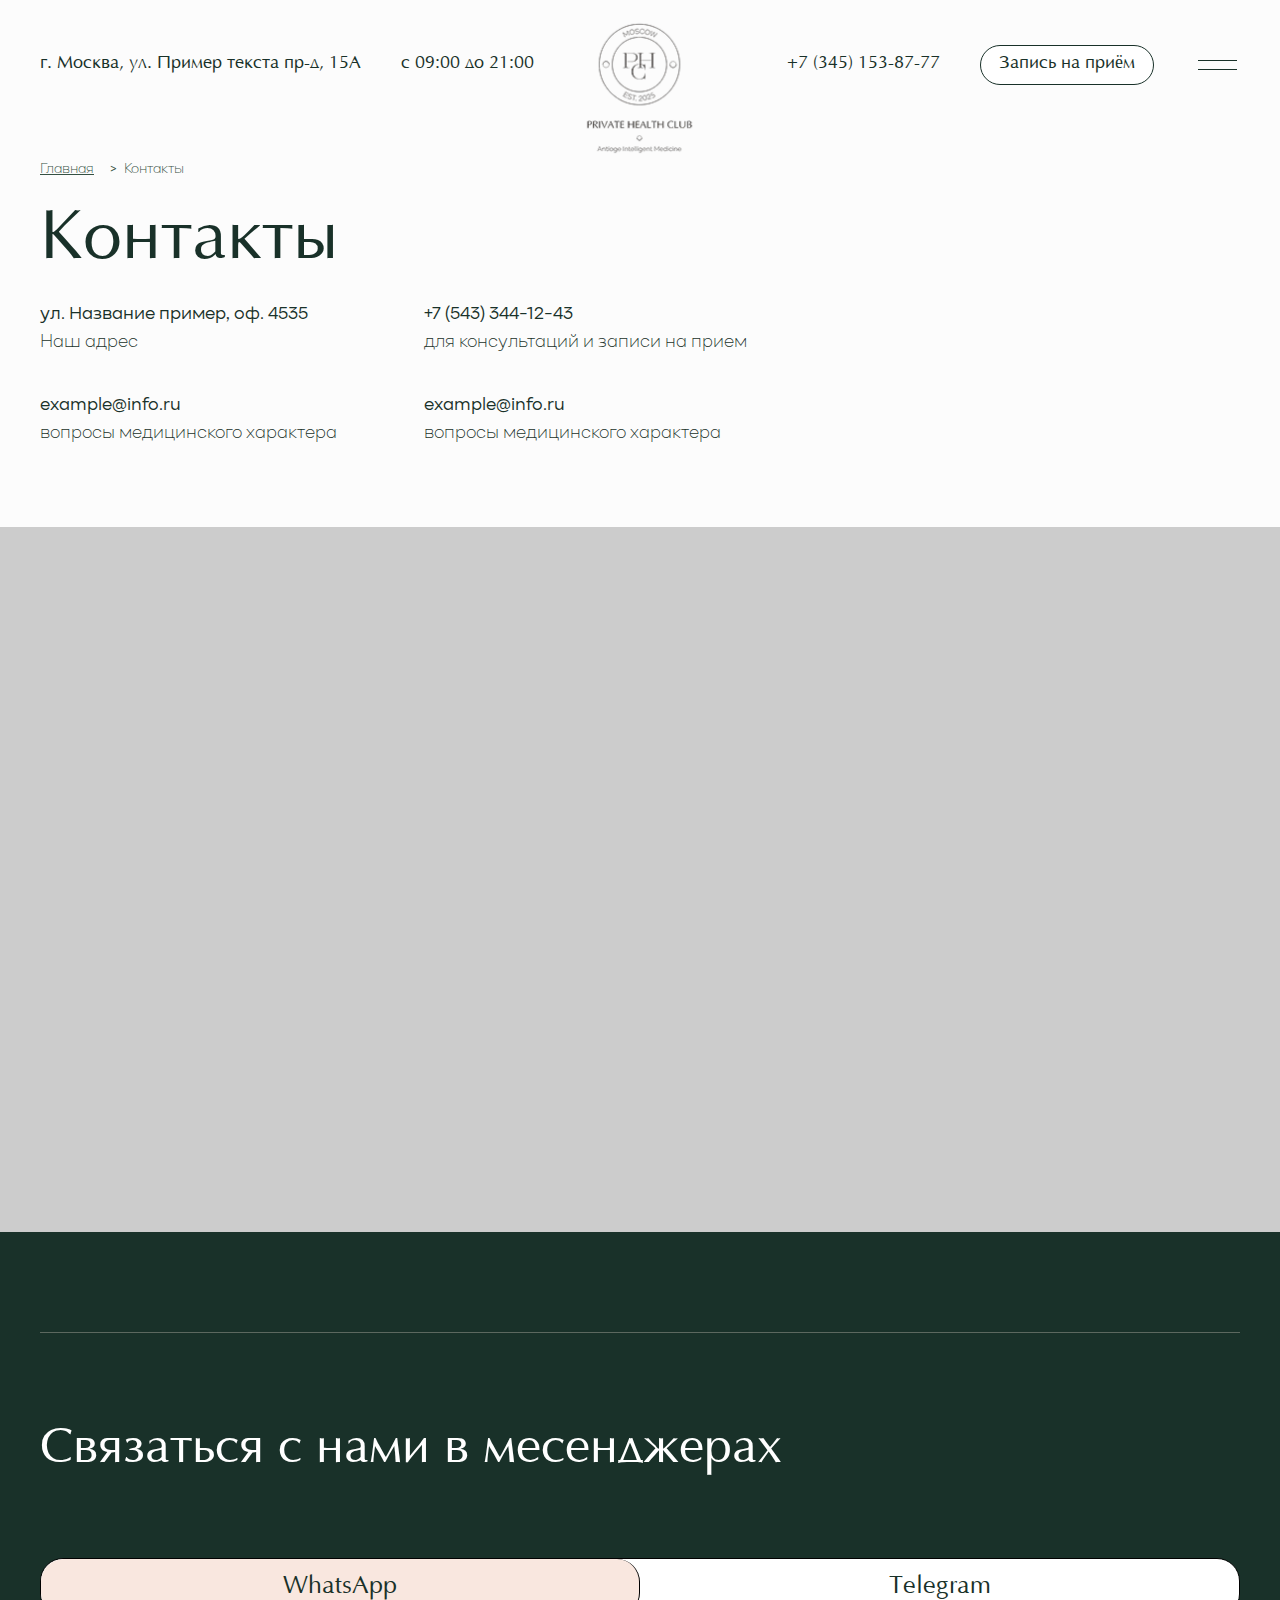
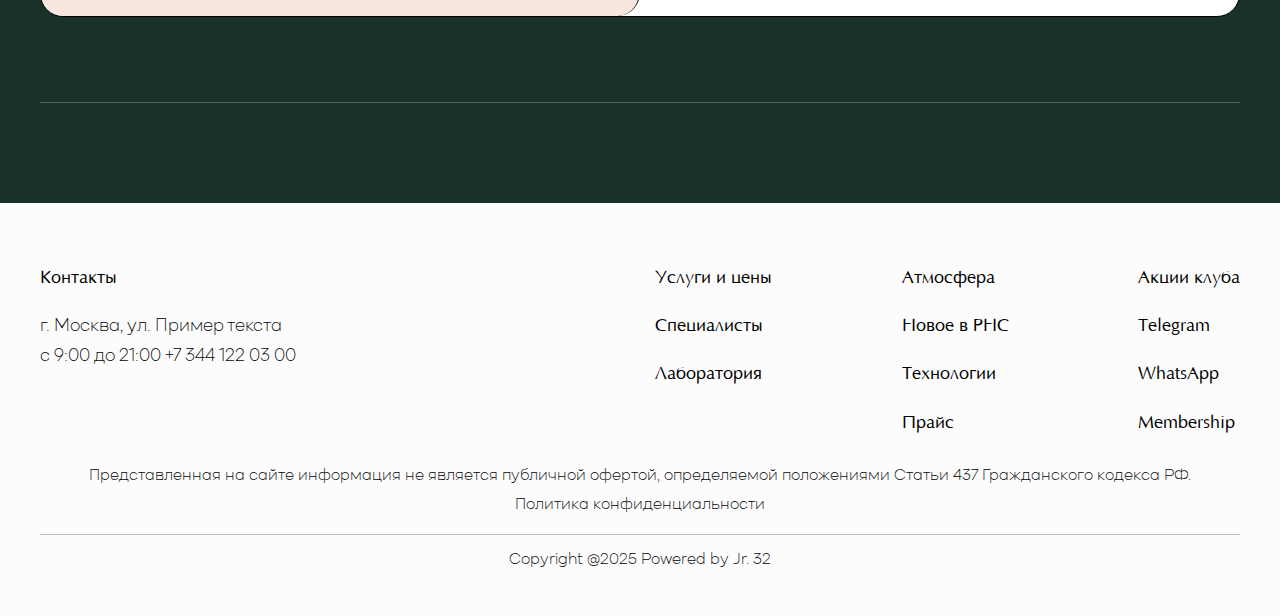
<file: contacts.html>
<!DOCTYPE html>

<html lang="ru">

<head>
	<meta charset="utf-8" />
	<title>contacts</title>
	<meta name="description" content="" />
	<meta http-equiv="X-UA-Compatible" content="IE=edge" />
	<meta name="viewport" content="width=device-width, initial-scale=1.0, maximum-scale=1.0, user-scalable=no">
    

    <link rel="stylesheet" href="css/fontawesome-all.css" />
    <link rel="stylesheet" href="css/slick.css" />
    <link rel="stylesheet" href="css/slick-theme.css" />
    <link rel="stylesheet" href="css/jquery.fancybox.css" />
    <link rel="stylesheet" href="https://cdn.jsdelivr.net/npm/swiper@11/swiper-bundle.min.css" />
    <link rel="stylesheet" href="css/fonts.css" />
    <link rel="stylesheet" href="css/reset.css" />
    <link rel="stylesheet" href="css/style.css" />
    <link rel="stylesheet" href="css/media.css" />
	
	

</head>
<body>

    <!-- MENU
    ================================= -->
    <div class="menu">
        <div class="menu-close"></div>
        <div class="menu__head">
            <div class="header__cols">
                <div class="header__left">
                    <div class="header__logo mob">
                        <a href="">
                            <img src="img/header/logo_mob.png" alt="">
                        </a>
                    </div>
                </div>
                <div class="header__right">
                    <a href="" class="mob-phone"></a>                    
                </div>
            </div>
        </div>
        <div class="container">
            <div class="menu__cols">
                <div class="menu__left">
                    <div class="nav">
                        <ul>
                            <li><a href="" class="nav-drop">Услуги и цены <i class="i-down"></i></a>
                                <ul>
                                    <li><a href="">Медицина долголетия</a></li>
                                    <li><a href="">Косметология</a></li>
                                    <li><a href="">Эндокринология</a></li>
                                    <li><a href="">Чекап</a></li>
                                    <li><a href="">Пептиды</a></li>
                                    <li><a href="">Тело</a></li>
                                </ul>
                            </li>
                            <li><a href="">Специалисты</a></li>
                            <li><a href="">Лаборатория</a></li>
                            <li><a href="">Атмосфера</a></li>
                            <li><a href="">Новое в PHC</a></li>
                            <li><a href="">Технологии</a></li>
                            <li><a href="">Акции клуба</a></li>
                            <li><a href="">Контакты</a></li>
                            <li><a href="">Membership</a></li>
                        </ul>
                    </div>
                </div>
                <div class="menu__center">
                    <div class="pic">
                        <img src="img/menu/pic_1.jpg" alt="">
                    </div>
                </div>
                <div class="menu__right">
                    <div class="top">
                        <div class="soc">
                            <div class="soc__item">
                                <a href="">Telegram</a>
                            </div>
                            <div class="soc__item">
                                <a href="">WhatsApp</a>
                            </div>
                            <div class="soc__item">
                                <a href="">Instagram</a>
                            </div>
                        </div>
                    </div>
                    <div class="bottom">
                        <div class="subtitle hidd1199">Контакты</div>
                        <p>г. Москва,<br class="hidd1199"> ул. Пример текста<br> c 9:00 до 21:00<br> <a href="">+7 344 122 03 00</a></p>
                    </div>
                </div>
            </div>
        </div>
    </div>
    
    <!-- HEADER
    ================================= -->
    <div class="header header_inner">
        <div class="container">
            <div class="header__logo des">
                <a href="">
                    <img src="img/header/logo.png" alt="">
                </a>
            </div>
            <div class="header__cols">
                <div class="header__left">
                    <div class="header__logo mob">
                        <a href="">
                            <img src="img/header/logo_mob.png" alt="">
                        </a>
                    </div>
                    <div class="header__place dark hidd1200">г. Москва, ул. Пример текста пр-д, 15А</div>
                    <div class="header__time dark hidd1200">с 09:00 до 21:00</div>
                </div>
                <div class="header__right">
                    <a href="" class="mob-phone"></a>
                    <div class="header__phone dark hidd1200">
                        <a href="">+7 (345) 153-87-77</a>
                    </div>
                    <a href="" class="btn btn-border btn-header hidd1200">Запись на приём</a>
                    <div class="burger dark"></div>
                </div>
            </div>
        </div>
    </div>

    <!-- CONTENT
    ================================= -->
    <div class="content">
        <div class="container">
            <div class="breadcrumbs">
                <ul>
                    <li><a href="">Главная</a></li>
                    <li>Контакты</li>
                </ul>                
            </div>
            <h1>Контакты</h1>
            <div class="contacts">
                <div class="cols">
                    <div class="col w50">
                        <div class="contacts__item">
                            ул. Название пример, оф. 4535
                            <span>Наш адрес</span>
                        </div>
                    </div>
                    <div class="col w50">
                        <div class="contacts__item">
                            <a href="">+7 (543) 344-12-43</a>
                            <span>для консультаций и записи на прием</span>
                        </div>
                    </div>
                    <div class="col w50">
                        <div class="contacts__item">
                            <a href="">example@info.ru</a>
                            <span>вопросы медицинского характера</span>
                        </div>
                    </div>
                    <div class="col w50">
                        <div class="contacts__item">
                            <a href="">example@info.ru</a>
                            <span>вопросы медицинского характера</span>
                        </div>
                    </div>
                </div>
            </div>
        </div>
    </div>
    
    <!-- MAP
    ================================= -->
    <div class="map">
        <div class="grayscale" id="map" style="width: 100%; height: 100%;"></div>
    </div>
   
 
    <!-- FEEDBACK
    ================================= --> 
    <div class="feedback green">
        <div class="container">
            <div class="border">
                <h2 class="title">Связаться с нами в месенджерах</h2>
                <div class="mess">
                    <div class="item pink">
                        <a href="">
                            <div class="in wh">
                                <span>WhatsApp</span>
                                <i class="i-wh"></i>
                            </div>
                        </a>
                    </div>
                    <div class="item">
                        <a href="">
                            <div class="in tg">
                                <span>Telegram</span>
                                <i class="i-tg"></i>
                            </div>
                        </a>
                    </div>
                </div>
            </div>
        </div>
    </div>

    <!-- FOOTER
    ================================= --> 
    <div class="footer">
        <div class="container">
            <div class="footer__top">
                <div class="cols">
                    <div class="col w50">
                        <div class="subtitle">Контакты</div>
                        <p class="footer__place">г. Москва, ул. Пример текста<br> c 9:00 до 21:00  +7 344 122 03 00</p>
                    </div>
                    <div class="col w50">
                        <div class="items des">
                            <div class="item">
                                <ul class="footer-nav">
                                    <li><a href="">Услуги и цены</a></li>
                                    <li><a href="">Специалисты</a></li>
                                    <li><a href="">Лаборатория</a></li>
                                </ul>
                            </div>
                            <div class="item">
                                <ul class="footer-nav">
                                    <li><a href="">Атмосфера</a></li>
                                    <li><a href="">Новое в PHC</a></li>
                                    <li><a href="">Технологии</a></li>
                                    <li><a href="">Прайс</a></li>
                                </ul>
                            </div>
                            <div class="item">
                                <ul class="footer-nav">
                                    <li><a href="">Акции клуба</a></li>
                                    <li><a href="">Telegram</a></li>
                                    <li><a href="">WhatsApp</a></li>
                                    <li><a href="">Membership</a></li>
                                </ul>
                            </div>
                        </div> 
                        <div class="items mob">
                            <div class="item">
                                <ul class="footer-nav">
                                    <li><a href="">WhatsApp</a></li>
                                    <li><a href="">Telegram</a></li>
                                    <li><a href="">Атмосфера</a></li>
                                    <li><a href="">Новое в PHC</a></li>
                                    <li><a href="">Технологии</a></li>
                                    <li><a href="">Прайс</a></li>
                                </ul>
                            </div>
                            <div class="item">
                                <ul class="footer-nav">
                                    <li><a href="">Услуги и цены </a></li>
                                    <li><a href="">Специалисты</a></li>
                                    <li><a href="">Лаборатория</a></li>
                                    <li><a href="">Акции клуба</a></li>
                                    <li><a href="">Контакты</a></li>
                                    <li><a href="">Membership</a></li>
                                </ul>
                            </div>
                        </div>                       
                    </div>                    
                </div>
            </div>
            <div class="footer__middle">
                <p>Представленная на сайте информация не является публичной офертой, определяемой положениями Статьи 437 Гражданского кодекса РФ.</p>
                <p><a href="">Политика конфиденциальности</a></p>
            </div>
            <div class="footer__bottom">
                <div class="copyright">Copyright @2025 Powered by Jr. 32</div>
            </div>
        </div>
    </div>
    
    
    
    <script src="https://code.jquery.com/jquery-3.7.1.min.js" integrity="sha256-/JqT3SQfawRcv/BIHPThkBvs0OEvtFFmqPF/lYI/Cxo=" crossorigin="anonymous"></script>
    <script src="https://api-maps.yandex.ru/2.1/?apikey=55ff2f70-72f6-43d0-a682-f85f297eb4e3&lang=ru_RU" type="text/javascript"></script>
    <script src="libs/jquery.fancybox.js"></script>
    <script src="libs/slick.min.js"></script> 
    <script src="https://cdn.jsdelivr.net/npm/swiper@11/swiper-bundle.min.js"></script>
    <script src="libs/jquery.maskedinput.js"></script>
    <script src="js/common.js"></script>
    
    <script type="text/javascript">
        ymaps.ready(init);

        function init() {
            // Создаем карту
            var myMap = new ymaps.Map("map", {
                center: [55.75399399999374,37.62209300000001], // Координаты центра карты
                zoom: 12 // Масштаб
            });

            // Создаем кастомный пин
            var myPlacemark = new ymaps.Placemark([55.75399399999374,37.62209300000001], {
                //hintContent: 'Кастомный пин!', // Всплывающая подсказка
                //balloonContent: 'Этот пин можно настроить как угодно' // Содержимое балуна
            }, {
                iconLayout: 'default#image', // Используем стандартный макет для изображения
                iconImageHref: 'img/pin.png', // Ссылка на изображение пина
                iconImageSize: [125, 125], // Размер изображения
                iconImageOffset: [-25, -42] // Смещение изображения
            });

            // Добавляем пин на карту
            myMap.geoObjects.add(myPlacemark);
        }
    </script>

   
    
</body>
</html>
</file>
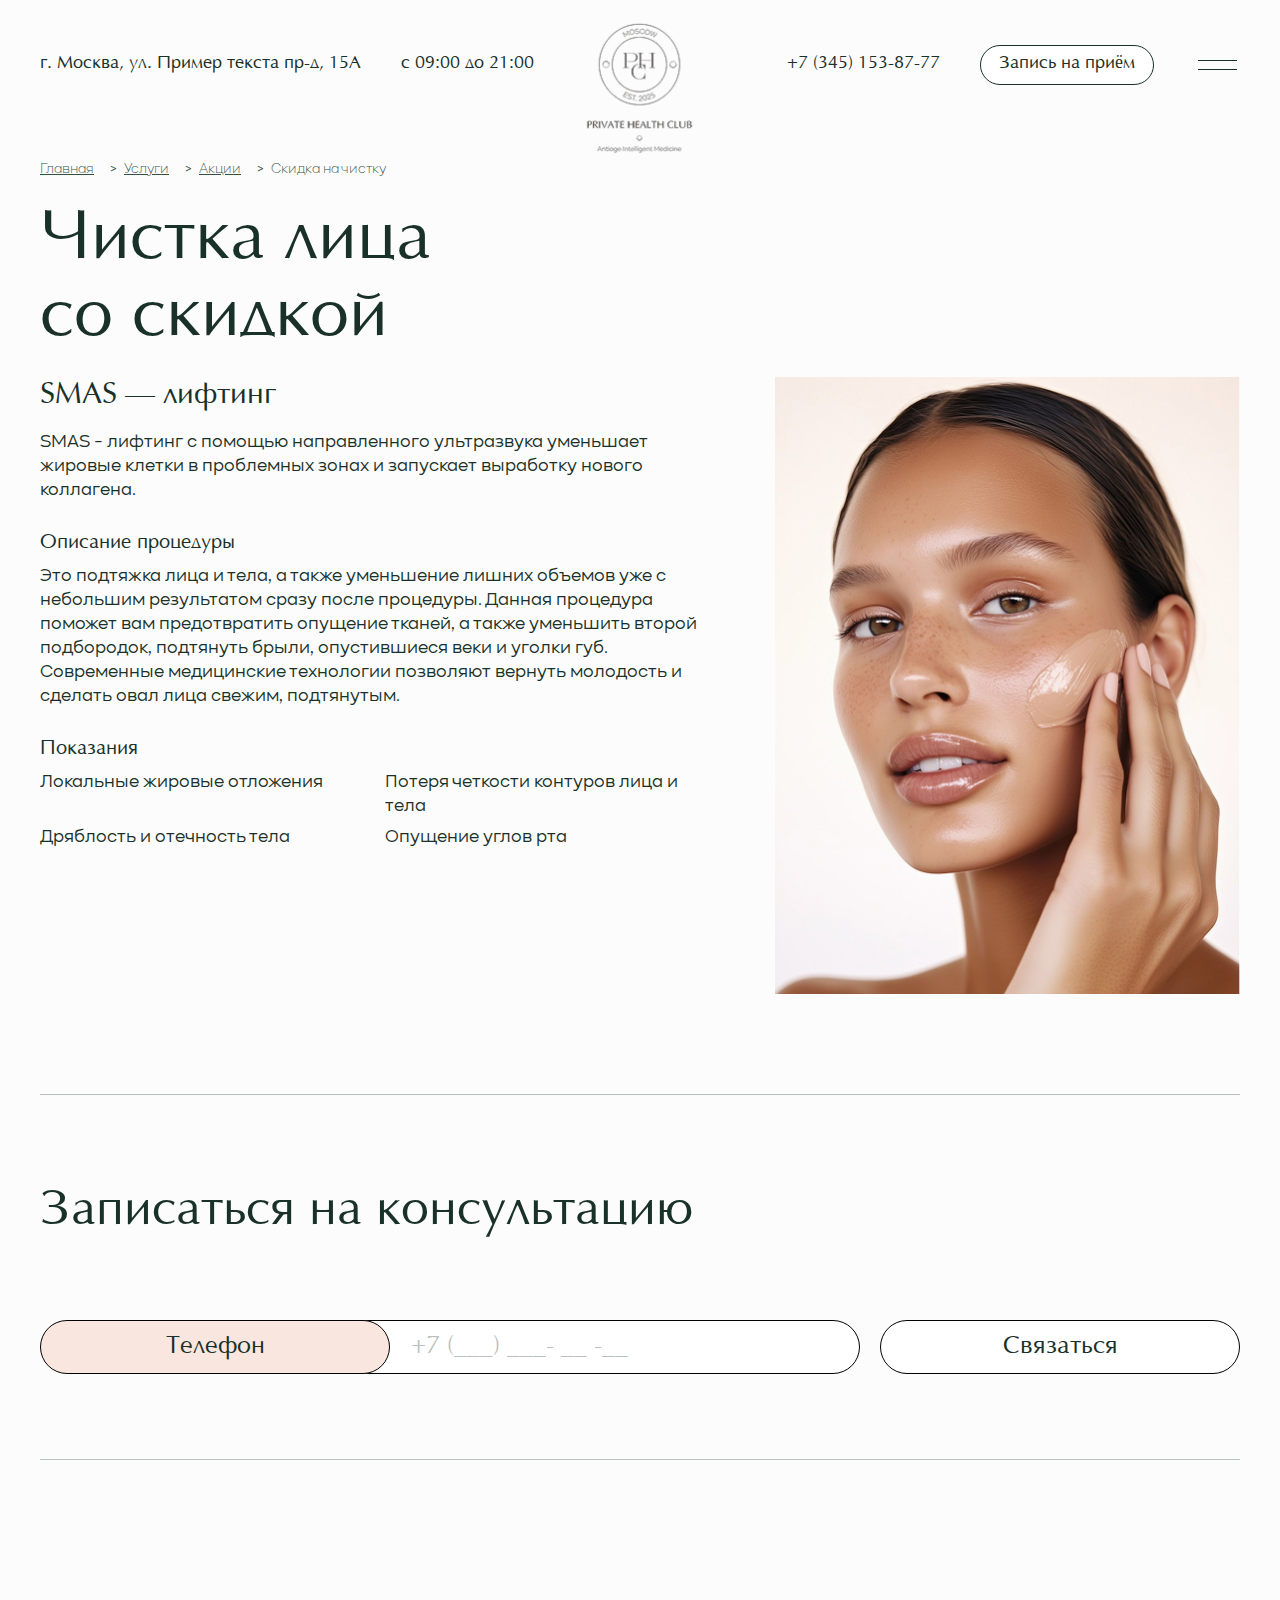
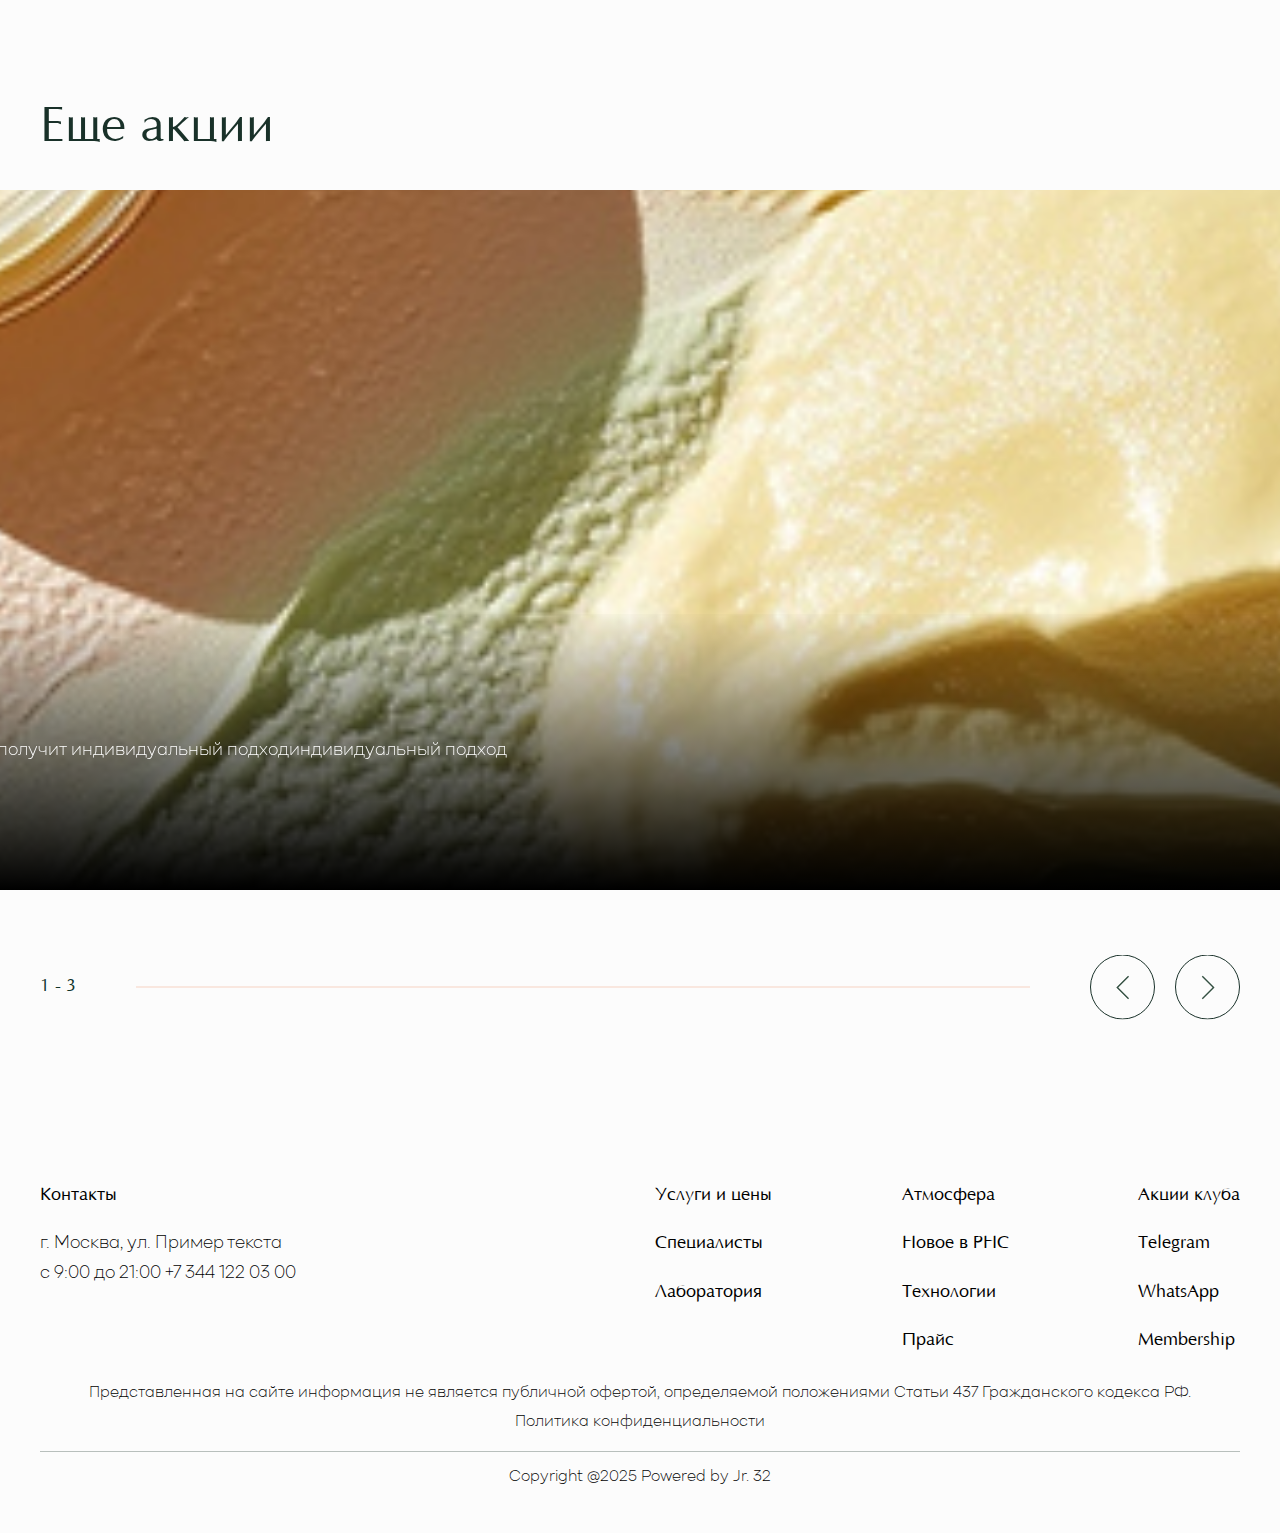
<file: detal_acii.html>
<!DOCTYPE html>

<html lang="ru">

<head>
	<meta charset="utf-8" />
	<title>detal_accii</title>
	<meta name="description" content="" />
	<meta http-equiv="X-UA-Compatible" content="IE=edge" />
	<meta name="viewport" content="width=device-width, initial-scale=1.0, maximum-scale=1.0, user-scalable=no">
    

    <link rel="stylesheet" href="css/fontawesome-all.css" />
    <link rel="stylesheet" href="css/slick.css" />
    <link rel="stylesheet" href="css/slick-theme.css" />
    <link rel="stylesheet" href="css/jquery.fancybox.css" />
    <link rel="stylesheet" href="https://cdn.jsdelivr.net/npm/swiper@11/swiper-bundle.min.css" />
    <link rel="stylesheet" href="css/fonts.css" />
    <link rel="stylesheet" href="css/reset.css" />
    <link rel="stylesheet" href="css/style.css" />
    <link rel="stylesheet" href="css/media.css" />
	
	

</head>
<body>

    <!-- MENU
    ================================= -->
    <div class="menu">
        <div class="menu-close"></div>
        <div class="menu__head">
            <div class="header__cols">
                <div class="header__left">
                    <div class="header__logo mob">
                        <a href="">
                            <img src="img/header/logo_mob.png" alt="">
                        </a>
                    </div>
                </div>
                <div class="header__right">
                    <a href="" class="mob-phone"></a>                    
                </div>
            </div>
        </div>
        <div class="container">
            <div class="menu__cols">
                <div class="menu__left">
                    <div class="nav">
                        <ul>
                            <li><a href="" class="nav-drop">Услуги и цены <i class="i-down"></i></a>
                                <ul>
                                    <li><a href="">Медицина долголетия</a></li>
                                    <li><a href="">Косметология</a></li>
                                    <li><a href="">Эндокринология</a></li>
                                    <li><a href="">Чекап</a></li>
                                    <li><a href="">Пептиды</a></li>
                                    <li><a href="">Тело</a></li>
                                </ul>
                            </li>
                            <li><a href="">Специалисты</a></li>
                            <li><a href="">Лаборатория</a></li>
                            <li><a href="">Атмосфера</a></li>
                            <li><a href="">Новое в PHC</a></li>
                            <li><a href="">Технологии</a></li>
                            <li><a href="">Акции клуба</a></li>
                            <li><a href="">Контакты</a></li>
                            <li><a href="">Membership</a></li>
                        </ul>
                    </div>
                </div>
                <div class="menu__center">
                    <div class="pic">
                        <img src="img/menu/pic_1.jpg" alt="">
                    </div>
                </div>
                <div class="menu__right">
                    <div class="top">
                        <div class="soc">
                            <div class="soc__item">
                                <a href="">Telegram</a>
                            </div>
                            <div class="soc__item">
                                <a href="">WhatsApp</a>
                            </div>
                            <div class="soc__item">
                                <a href="">Instagram</a>
                            </div>
                        </div>
                    </div>
                    <div class="bottom">
                        <div class="subtitle hidd1199">Контакты</div>
                        <p>г. Москва,<br class="hidd1199"> ул. Пример текста<br> c 9:00 до 21:00<br> <a href="">+7 344 122 03 00</a></p>
                    </div>
                </div>
            </div>
        </div>
    </div>
    
    <!-- HEADER
    ================================= -->
    <div class="header header_inner">
        <div class="container">
            <div class="header__logo des">
                <a href="">
                    <img src="img/header/logo.png" alt="">
                </a>
            </div>
            <div class="header__cols">
                <div class="header__left">
                    <div class="header__logo mob">
                        <a href="">
                            <img src="img/header/logo_mob.png" alt="">
                        </a>
                    </div>
                    <div class="header__place dark hidd1200">г. Москва, ул. Пример текста пр-д, 15А</div>
                    <div class="header__time dark hidd1200">с 09:00 до 21:00</div>
                </div>
                <div class="header__right">
                    <a href="" class="mob-phone"></a>
                    <div class="header__phone dark hidd1200">
                        <a href="">+7 (345) 153-87-77</a>
                    </div>
                    <a href="" class="btn btn-border btn-header hidd1200">Запись на приём</a>
                    <div class="burger dark"></div>
                </div>
            </div>
        </div>
    </div>

    <!-- CONTENT
    ================================= -->
    <div class="content">
        <div class="container">
            <div class="breadcrumbs">
                <ul>
                    <li><a href="">Главная</a></li>
                    <li><a href="">Услуги</a></li>
                    <li><a href="">Акции</a></li>
                    <li>Скидка на чистку</li>
                </ul>                
            </div>
            <h1>Чистка лица<br> со скидкой</h1>
            <div class="card">
                <div class="card__cols">
                    <div class="card__left">
                        <h2 class="title">SMAS — лифтинг</h2>
                        <div class="item">
                            <p>SMAS - лифтинг с помощью направленного ультразвука уменьшает жировые клетки в проблемных зонах и запускает выработку нового коллагена.</p>
                        </div>
                        <div class="item">
                            <h3 class="subtitle">Описание процедуры</h3>
                            <p>Это подтяжка лица и тела, а также уменьшение лишних объемов уже с небольшим результатом сразу после процедуры. Данная процедура поможет вам предотвратить опущение тканей, а также уменьшить второй подбородок, подтянуть брыли, опустившиеся веки и уголки губ. Современные медицинские технологии позволяют вернуть молодость и сделать овал лица свежим, подтянутым.</p>
                        </div>
                        <div class="item">
                            <div class="subtitle">Показания</div>
                            <div class="cols">
                                <div class="col w50">
                                    <p>Локальные жировые отложения</p>
                                </div>
                                <div class="col w50">
                                    <p>Потеря четкости контуров лица и тела</p>
                                </div>
                                <div class="col w50">
                                    <p>Дряблость и отечность тела</p>
                                </div>
                                <div class="col w50">
                                    <p>Опущение углов рта</p>
                                </div>
                            </div>
                        </div>
                    </div>
                    <div class="card__right">
                        <div class="pic">
                            <img src="img/card/pic_1.jpg" alt="">
                        </div>
                    </div>
                </div>
            </div>
            <div class="feedback pad-bot-0-mob">
                <div class="border border-none-mob">
                    <h2 class="title t-center-mob">Записаться на консультацию</h2>
                    <div class="consult">
                        <form>
                            <div class="consult__cols">
                                <div class="consult__left">
                                    <div class="consult__in">
                                        <div class="consult__title">Телефон</div>
                                        <input class="consult__input mask" type="text" name="" placeholder="+7 (___) ___- __ -__">
                                    </div>
                                </div>
                                <div class="consult__right">
                                    <button class="btn btn-big btn-consult">Связаться</button>
                                </div>
                            </div>
                        </form>
                    </div>
                </div>
            </div>
        </div>
    </div>

    <!-- SERV
    ================================= -->
    <div class="section overflow-hidden">
        <div class="container">
            <h2 class="title-block sm">Еще акции</h2>
            <div class="share share-3">
                <div class="share__left share__right">
                    <div class="swiper swiper-share-3" id="share-slider-3">
                        <div class="swiper-wrapper">                            
                            <div class="swiper-slide">
                                <div class="item">
                                    <a href="">
                                        <div class="in bg">
                                            <div class="pic">
                                                <img src="img/share/pic_1.jpg" alt="">
                                            </div>
                                            <div class="front">
                                                <div class="vert">
                                                    <div class="proc">-20%</div>
                                                    <p>PHC - клуб, приходя в который каждый клиент получит индивидуальный подходиндивидуальный подход</p>
                                                    <h3 class="title"><i></i> Подробнее</h3>
                                                </div>
                                            </div>
                                        </div>
                                    </a>
                                </div>
                            </div>
                            <div class="swiper-slide">
                                <div class="item">
                                    <a href="">
                                        <div class="in bg">
                                            <div class="pic">
                                                <img src="img/share/pic_2.jpg" alt="">
                                            </div>
                                            <div class="front">
                                                <div class="vert">
                                                    <div class="proc">-20%</div>
                                                    <p>PHC - клуб, приходя в который каждый клиент получит индивидуальный подходиндивидуальный подход</p>
                                                    <h3 class="title"><i></i> Подробнее</h3>
                                                </div>
                                            </div>
                                        </div>
                                    </a>
                                </div>
                            </div>
                            <div class="swiper-slide">
                                <div class="item">
                                    <a href="">
                                        <div class="in bg">
                                            <div class="pic">
                                                <img src="img/share/pic_3.jpg" alt="">
                                            </div>
                                            <div class="front">
                                                <div class="vert">
                                                    <div class="proc">-20%</div>
                                                    <p>PHC - клуб, приходя в который каждый клиент получит индивидуальный подходиндивидуальный подход</p>
                                                    <h3 class="title"><i></i> Подробнее</h3>
                                                </div>
                                            </div>
                                        </div>
                                    </a>
                                </div>
                            </div>
                            <div class="swiper-slide">
                                <div class="item">
                                    <a href="">
                                        <div class="in bg">
                                            <div class="pic">
                                                <img src="img/share/pic_3.jpg" alt="">
                                            </div>
                                            <div class="front">
                                                <div class="vert">
                                                    <div class="proc">-20%</div>
                                                    <p>PHC - клуб, приходя в который каждый клиент получит индивидуальный подходиндивидуальный подход</p>
                                                    <h3 class="title"><i></i> Подробнее</h3>
                                                </div>
                                            </div>
                                        </div>
                                    </a>
                                </div>
                            </div>
                            <div class="swiper-slide">
                                <div class="item">
                                    <a href="">
                                        <div class="in bg">
                                            <div class="pic">
                                                <img src="img/share/pic_3.jpg" alt="">
                                            </div>
                                            <div class="front">
                                                <div class="vert">
                                                    <div class="proc">-20%</div>
                                                    <p>PHC - клуб, приходя в который каждый клиент получит индивидуальный подходиндивидуальный подход</p>
                                                    <h3 class="title"><i></i> Подробнее</h3>
                                                </div>
                                            </div>
                                        </div>
                                    </a>
                                </div>
                            </div>
                            <div class="swiper-slide">
                                <div class="item">
                                    <a href="">
                                        <div class="in bg">
                                            <div class="pic">
                                                <img src="img/share/pic_3.jpg" alt="">
                                            </div>
                                            <div class="front">
                                                <div class="vert">
                                                    <div class="proc">-20%</div>
                                                    <p>PHC - клуб, приходя в который каждый клиент получит индивидуальный подходиндивидуальный подход</p>
                                                    <h3 class="title"><i></i> Подробнее</h3>
                                                </div>
                                            </div>
                                        </div>
                                    </a>
                                </div>
                            </div>
                            <div class="swiper-slide">
                                <div class="item">
                                    <a href="">
                                        <div class="in bg">
                                            <div class="pic">
                                                <img src="img/share/pic_3.jpg" alt="">
                                            </div>
                                            <div class="front">
                                                <div class="vert">
                                                    <div class="proc">-20%</div>
                                                    <p>PHC - клуб, приходя в который каждый клиент получит индивидуальный подходиндивидуальный подход</p>
                                                    <h3 class="title"><i></i> Подробнее</h3>
                                                </div>
                                            </div>
                                        </div>
                                    </a>
                                </div>
                            </div>
                        </div>
                    </div>
                </div>
                <div class="controls">
                    <div class="custom-pagination" id="share-pagination-3">
                      <div class="fraction">1 - 3</div>
                      <div class="progressbar">
                        <div class="progressbar-fill"></div>
                      </div>
                    </div>
                    <div class="arrow-app arrow-share-3">
                        <div class="prev arrow-app__prev swiper-button-prev"></div>
                        <div class="next arrow-app__next swiper-button-next"></div> 
                    </div>
                </div>
            </div>
        </div>
    </div>

    <!-- FOOTER
    ================================= --> 
    <div class="footer">
        <div class="container">
            <div class="footer__top">
                <div class="cols">
                    <div class="col w50">
                        <div class="subtitle">Контакты</div>
                        <p class="footer__place">г. Москва, ул. Пример текста<br> c 9:00 до 21:00  +7 344 122 03 00</p>
                    </div>
                    <div class="col w50">
                        <div class="items des">
                            <div class="item">
                                <ul class="footer-nav">
                                    <li><a href="">Услуги и цены</a></li>
                                    <li><a href="">Специалисты</a></li>
                                    <li><a href="">Лаборатория</a></li>
                                </ul>
                            </div>
                            <div class="item">
                                <ul class="footer-nav">
                                    <li><a href="">Атмосфера</a></li>
                                    <li><a href="">Новое в PHC</a></li>
                                    <li><a href="">Технологии</a></li>
                                    <li><a href="">Прайс</a></li>
                                </ul>
                            </div>
                            <div class="item">
                                <ul class="footer-nav">
                                    <li><a href="">Акции клуба</a></li>
                                    <li><a href="">Telegram</a></li>
                                    <li><a href="">WhatsApp</a></li>
                                    <li><a href="">Membership</a></li>
                                </ul>
                            </div>
                        </div> 
                        <div class="items mob">
                            <div class="item">
                                <ul class="footer-nav">
                                    <li><a href="">WhatsApp</a></li>
                                    <li><a href="">Telegram</a></li>
                                    <li><a href="">Атмосфера</a></li>
                                    <li><a href="">Новое в PHC</a></li>
                                    <li><a href="">Технологии</a></li>
                                    <li><a href="">Прайс</a></li>
                                </ul>
                            </div>
                            <div class="item">
                                <ul class="footer-nav">
                                    <li><a href="">Услуги и цены </a></li>
                                    <li><a href="">Специалисты</a></li>
                                    <li><a href="">Лаборатория</a></li>
                                    <li><a href="">Акции клуба</a></li>
                                    <li><a href="">Контакты</a></li>
                                    <li><a href="">Membership</a></li>
                                </ul>
                            </div>
                        </div>                       
                    </div>                    
                </div>
            </div>
            <div class="footer__middle">
                <p>Представленная на сайте информация не является публичной офертой, определяемой положениями Статьи 437 Гражданского кодекса РФ.</p>
                <p><a href="">Политика конфиденциальности</a></p>
            </div>
            <div class="footer__bottom">
                <div class="copyright">Copyright @2025 Powered by Jr. 32</div>
            </div>
        </div>
    </div>
    
    
    
    <script src="https://code.jquery.com/jquery-3.7.1.min.js" integrity="sha256-/JqT3SQfawRcv/BIHPThkBvs0OEvtFFmqPF/lYI/Cxo=" crossorigin="anonymous"></script>
    <script src="libs/jquery.fancybox.js"></script>
    <script src="libs/slick.min.js"></script> 
    <script src="https://cdn.jsdelivr.net/npm/swiper@11/swiper-bundle.min.js"></script>
    <script src="libs/jquery.maskedinput.js"></script>
    <script src="js/common.js"></script>
 

   
    
</body>
</html>
</file>
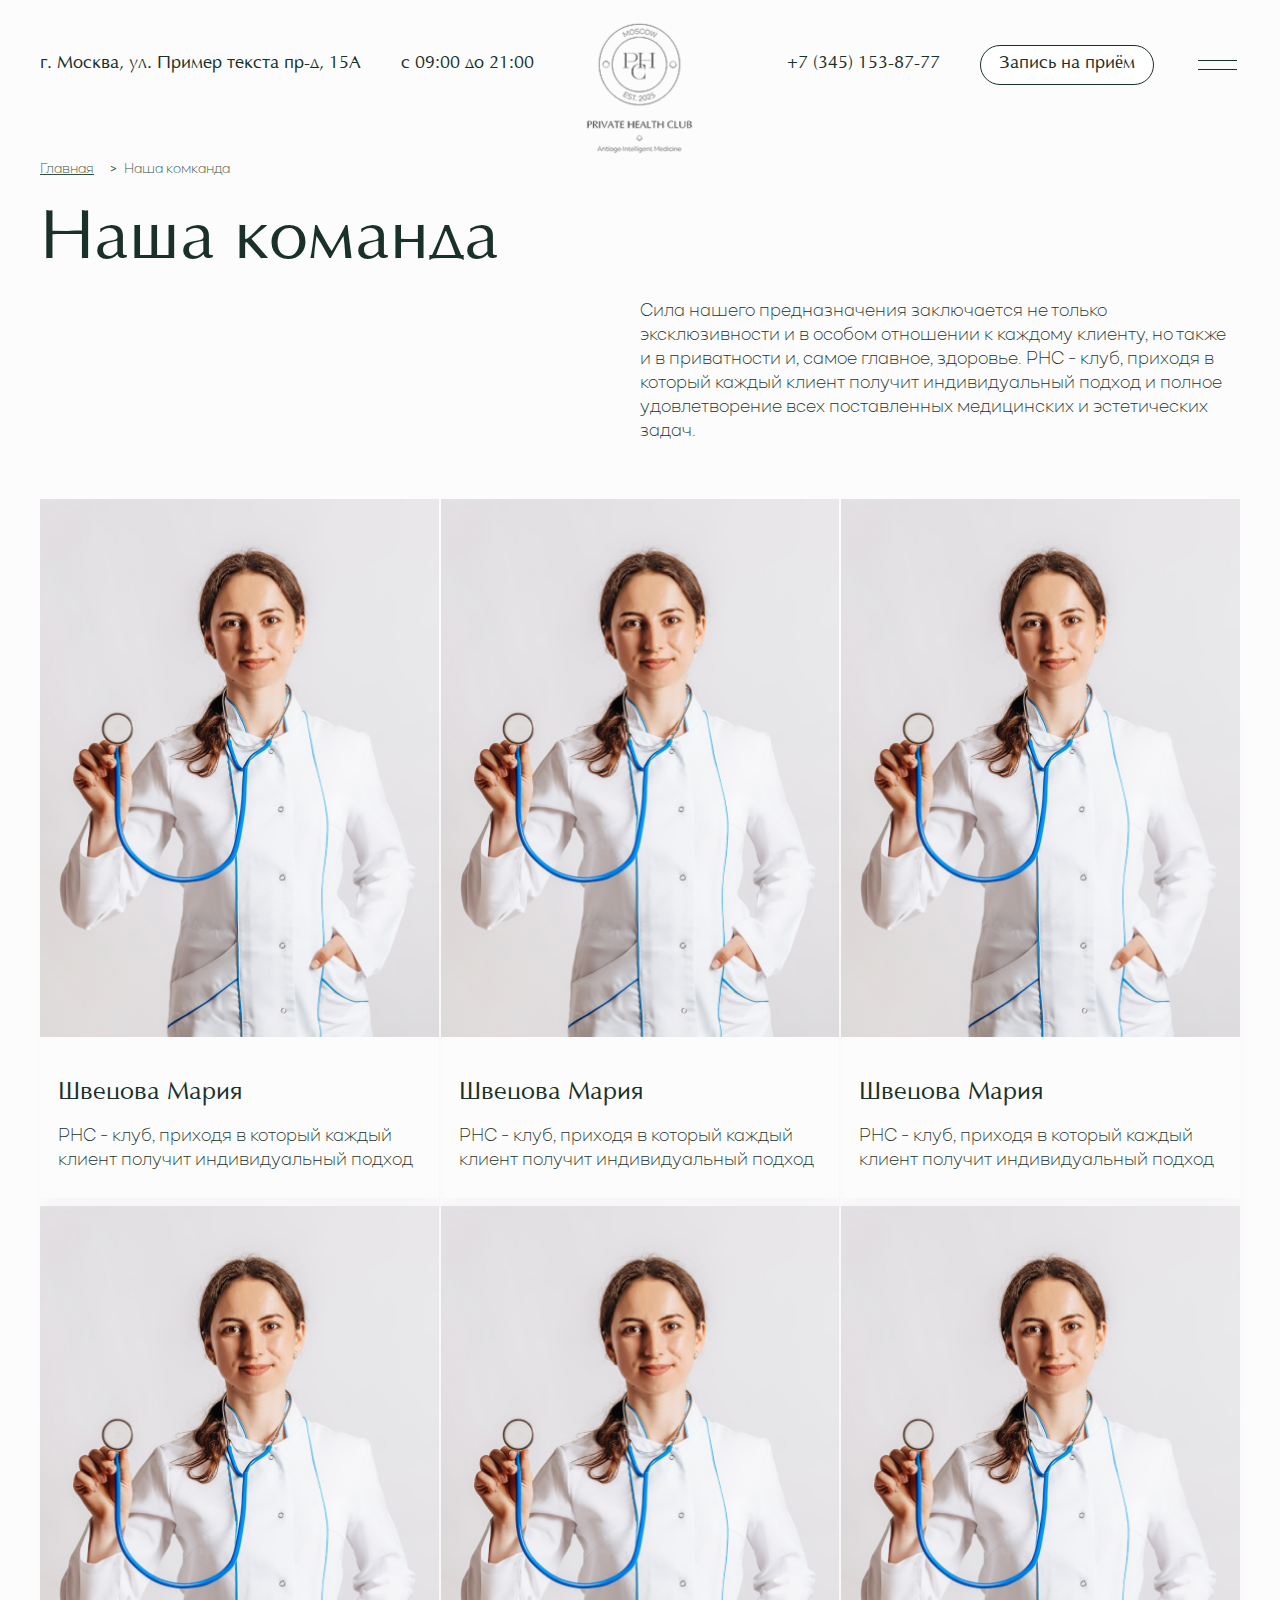
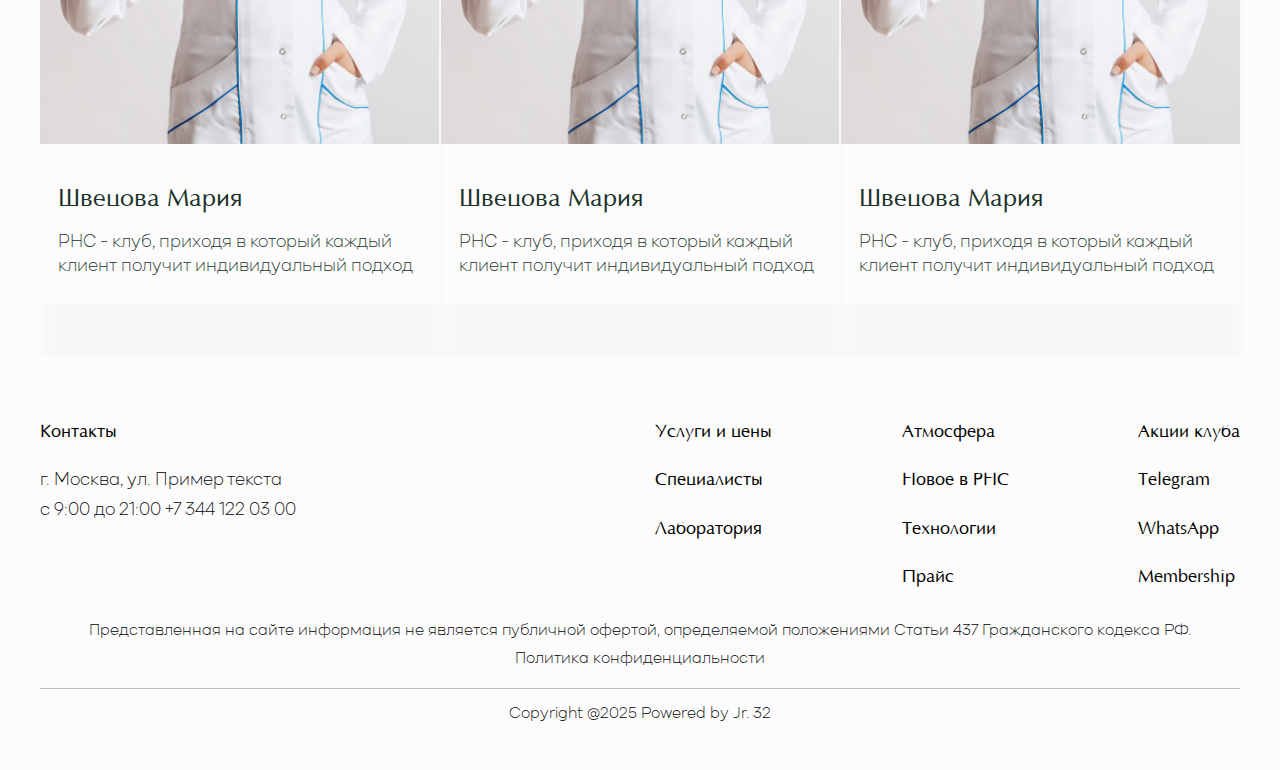
<file: komanda.html>
<!DOCTYPE html>

<html lang="ru">

<head>
	<meta charset="utf-8" />
	<title>komanda</title>
	<meta name="description" content="" />
	<meta http-equiv="X-UA-Compatible" content="IE=edge" />
	<meta name="viewport" content="width=device-width, initial-scale=1.0, maximum-scale=1.0, user-scalable=no">
    

    <link rel="stylesheet" href="css/fontawesome-all.css" />
    <link rel="stylesheet" href="css/slick.css" />
    <link rel="stylesheet" href="css/slick-theme.css" />
    <link rel="stylesheet" href="css/jquery.fancybox.css" />
    <link rel="stylesheet" href="https://cdn.jsdelivr.net/npm/swiper@11/swiper-bundle.min.css" />
    <link rel="stylesheet" href="css/fonts.css" />
    <link rel="stylesheet" href="css/reset.css" />
    <link rel="stylesheet" href="css/style.css" />
    <link rel="stylesheet" href="css/media.css" />
	
	

</head>
<body>

    <!-- MENU
    ================================= -->
    <div class="menu">
        <div class="menu-close"></div>
        <div class="menu__head">
            <div class="header__cols">
                <div class="header__left">
                    <div class="header__logo mob">
                        <a href="">
                            <img src="img/header/logo_mob.png" alt="">
                        </a>
                    </div>
                </div>
                <div class="header__right">
                    <a href="" class="mob-phone"></a>                    
                </div>
            </div>
        </div>
        <div class="container">
            <div class="menu__cols">
                <div class="menu__left">
                    <div class="nav">
                        <ul>
                            <li><a href="" class="nav-drop">Услуги и цены <i class="i-down"></i></a>
                                <ul>
                                    <li><a href="">Медицина долголетия</a></li>
                                    <li><a href="">Косметология</a></li>
                                    <li><a href="">Эндокринология</a></li>
                                    <li><a href="">Чекап</a></li>
                                    <li><a href="">Пептиды</a></li>
                                    <li><a href="">Тело</a></li>
                                </ul>
                            </li>
                            <li><a href="">Специалисты</a></li>
                            <li><a href="">Лаборатория</a></li>
                            <li><a href="">Атмосфера</a></li>
                            <li><a href="">Новое в PHC</a></li>
                            <li><a href="">Технологии</a></li>
                            <li><a href="">Акции клуба</a></li>
                            <li><a href="">Контакты</a></li>
                            <li><a href="">Membership</a></li>
                        </ul>
                    </div>
                </div>
                <div class="menu__center">
                    <div class="pic">
                        <img src="img/menu/pic_1.jpg" alt="">
                    </div>
                </div>
                <div class="menu__right">
                    <div class="top">
                        <div class="soc">
                            <div class="soc__item">
                                <a href="">Telegram</a>
                            </div>
                            <div class="soc__item">
                                <a href="">WhatsApp</a>
                            </div>
                            <div class="soc__item">
                                <a href="">Instagram</a>
                            </div>
                        </div>
                    </div>
                    <div class="bottom">
                        <div class="subtitle hidd1199">Контакты</div>
                        <p>г. Москва,<br class="hidd1199"> ул. Пример текста<br> c 9:00 до 21:00<br> <a href="">+7 344 122 03 00</a></p>
                    </div>
                </div>
            </div>
        </div>
    </div>
    
    <!-- HEADER
    ================================= -->
    <div class="header header_inner">
        <div class="container">
            <div class="header__logo des">
                <a href="">
                    <img src="img/header/logo.png" alt="">
                </a>
            </div>
            <div class="header__cols">
                <div class="header__left">
                    <div class="header__logo mob">
                        <a href="">
                            <img src="img/header/logo_mob.png" alt="">
                        </a>
                    </div>
                    <div class="header__place dark hidd1200">г. Москва, ул. Пример текста пр-д, 15А</div>
                    <div class="header__time dark hidd1200">с 09:00 до 21:00</div>
                </div>
                <div class="header__right">
                    <a href="" class="mob-phone"></a>
                    <div class="header__phone dark hidd1200">
                        <a href="">+7 (345) 153-87-77</a>
                    </div>
                    <a href="" class="btn btn-border btn-header hidd1200">Запись на приём</a>
                    <div class="burger dark"></div>
                </div>
            </div>
        </div>
    </div>

    <!-- CONTENT
    ================================= -->
    <div class="content">
        <div class="container">
            <div class="breadcrumbs">
                <ul>
                    <li><a href="">Главная</a></li>
                    <li>Наша комканда</li>
                </ul>                
            </div>
            <h1>Наша команда</h1>
            <div class="content__head">
                <p>Сила нашего предназначения заключается не только эксклюзивности и в особом отношении к каждому клиенту, но также и в приватности и, самое главное, здоровье. PHC - клуб, приходя в который каждый клиент получит индивидуальный подход и полное удовлетворение всех поставленных медицинских и эстетических задач. </p>
            </div>
            <div class="team des">
                <div class="items">
                    <div class="item w33">
                        <div class="in">
                            <a href="">
                                <div class="pic">
                                    <img src="img/team/pic_1.jpg" alt="">
                                </div>
                                <div class="bottom">
                                    <h3 class="title">Швецова Мария</h3>
                                    <p>PHC - клуб, приходя в который каждый клиент получит индивидуальный подход</p>
                                </div>
                            </a>
                        </div>
                    </div>
                    <div class="item w33">
                        <div class="in">
                            <a href="">
                                <div class="pic">
                                    <img src="img/team/pic_1.jpg" alt="">
                                </div>
                                <div class="bottom">
                                    <h3 class="title">Швецова Мария</h3>
                                    <p>PHC - клуб, приходя в который каждый клиент получит индивидуальный подход</p>
                                </div>
                            </a>
                        </div>
                    </div>
                    <div class="item w33">
                        <div class="in">
                            <a href="">
                                <div class="pic">
                                    <img src="img/team/pic_1.jpg" alt="">
                                </div>
                                <div class="bottom">
                                    <h3 class="title">Швецова Мария</h3>
                                    <p>PHC - клуб, приходя в который каждый клиент получит индивидуальный подход</p>
                                </div>
                            </a>
                        </div>
                    </div>
                    <div class="item w33">
                        <div class="in">
                            <a href="">
                                <div class="pic">
                                    <img src="img/team/pic_1.jpg" alt="">
                                </div>
                                <div class="bottom">
                                    <h3 class="title">Швецова Мария</h3>
                                    <p>PHC - клуб, приходя в который каждый клиент получит индивидуальный подход</p>
                                </div>
                            </a>
                        </div>
                    </div>
                    <div class="item w33">
                        <div class="in">
                            <a href="">
                                <div class="pic">
                                    <img src="img/team/pic_1.jpg" alt="">
                                </div>
                                <div class="bottom">
                                    <h3 class="title">Швецова Мария</h3>
                                    <p>PHC - клуб, приходя в который каждый клиент получит индивидуальный подход</p>
                                </div>
                            </a>
                        </div>
                    </div>
                    <div class="item w33">
                        <div class="in">
                            <a href="">
                                <div class="pic">
                                    <img src="img/team/pic_1.jpg" alt="">
                                </div>
                                <div class="bottom">
                                    <h3 class="title">Швецова Мария</h3>
                                    <p>PHC - клуб, приходя в который каждый клиент получит индивидуальный подход</p>
                                </div>
                            </a>
                        </div>
                    </div>
                </div>
            </div>
            <div class="team mob">
                <div class="team__right">
                    <div class="swiper swiper-team" id="team-slider">
                        <div class="swiper-wrapper">
                            <div class="swiper-slide">
                                <div class="item">
                                    <div class="in">
                                        <a href="">
                                            <div class="pic">
                                                <img src="img/team/pic_1.jpg" alt="">
                                            </div>
                                            <div class="bottom">
                                                <h3 class="title">Швецова Мария</h3>
                                                <p>PHC - клуб, приходя в который каждый клиент получит индивидуальный подход</p>
                                            </div>
                                        </a>
                                    </div>
                                </div>
                            </div>
                            <div class="swiper-slide">
                                <div class="item">
                                    <div class="in">
                                        <a href="">
                                            <div class="pic">
                                                <img src="img/team/pic_1.jpg" alt="">
                                            </div>
                                            <div class="bottom">
                                                <h3 class="title">Швецова Мария</h3>
                                                <p>PHC - клуб, приходя в который каждый клиент получит индивидуальный подход</p>
                                            </div>
                                        </a>
                                    </div>
                                </div>
                            </div>
                            <div class="swiper-slide">
                                <div class="item">
                                    <div class="in">
                                        <a href="">
                                            <div class="pic">
                                                <img src="img/team/pic_1.jpg" alt="">
                                            </div>
                                            <div class="bottom">
                                                <h3 class="title">Швецова Мария</h3>
                                                <p>PHC - клуб, приходя в который каждый клиент получит индивидуальный подход</p>
                                            </div>
                                        </a>
                                    </div>
                                </div>
                            </div>
                            <div class="swiper-slide">
                                <div class="item">
                                    <div class="in">
                                        <a href="">
                                            <div class="pic">
                                                <img src="img/team/pic_1.jpg" alt="">
                                            </div>
                                            <div class="bottom">
                                                <h3 class="title">Швецова Мария</h3>
                                                <p>PHC - клуб, приходя в который каждый клиент получит индивидуальный подход</p>
                                            </div>
                                        </a>
                                    </div>
                                </div>
                            </div>
                        </div>
                    </div>
                </div>
                <div class="controls">
                    <div class="custom-pagination" id="team-pagination">
                      <div class="fraction">1 - 3</div>
                      <div class="progressbar">
                        <div class="progressbar-fill"></div>
                      </div>
                    </div>
                    <div class="arrow-app arrow-team">
                        <div class="prev arrow-app__prev swiper-button-prev"></div>
                        <div class="next arrow-app__next swiper-button-next"></div> 
                    </div>
                </div>
            </div>
        </div>
    </div>

    <!-- FOOTER
    ================================= --> 
    <div class="footer">
        <div class="container">
            <div class="footer__top">
                <div class="cols">
                    <div class="col w50">
                        <div class="subtitle">Контакты</div>
                        <p class="footer__place">г. Москва, ул. Пример текста<br> c 9:00 до 21:00  +7 344 122 03 00</p>
                    </div>
                    <div class="col w50">
                        <div class="items des">
                            <div class="item">
                                <ul class="footer-nav">
                                    <li><a href="">Услуги и цены</a></li>
                                    <li><a href="">Специалисты</a></li>
                                    <li><a href="">Лаборатория</a></li>
                                </ul>
                            </div>
                            <div class="item">
                                <ul class="footer-nav">
                                    <li><a href="">Атмосфера</a></li>
                                    <li><a href="">Новое в PHC</a></li>
                                    <li><a href="">Технологии</a></li>
                                    <li><a href="">Прайс</a></li>
                                </ul>
                            </div>
                            <div class="item">
                                <ul class="footer-nav">
                                    <li><a href="">Акции клуба</a></li>
                                    <li><a href="">Telegram</a></li>
                                    <li><a href="">WhatsApp</a></li>
                                    <li><a href="">Membership</a></li>
                                </ul>
                            </div>
                        </div> 
                        <div class="items mob">
                            <div class="item">
                                <ul class="footer-nav">
                                    <li><a href="">WhatsApp</a></li>
                                    <li><a href="">Telegram</a></li>
                                    <li><a href="">Атмосфера</a></li>
                                    <li><a href="">Новое в PHC</a></li>
                                    <li><a href="">Технологии</a></li>
                                    <li><a href="">Прайс</a></li>
                                </ul>
                            </div>
                            <div class="item">
                                <ul class="footer-nav">
                                    <li><a href="">Услуги и цены </a></li>
                                    <li><a href="">Специалисты</a></li>
                                    <li><a href="">Лаборатория</a></li>
                                    <li><a href="">Акции клуба</a></li>
                                    <li><a href="">Контакты</a></li>
                                    <li><a href="">Membership</a></li>
                                </ul>
                            </div>
                        </div>                       
                    </div>                    
                </div>
            </div>
            <div class="footer__middle">
                <p>Представленная на сайте информация не является публичной офертой, определяемой положениями Статьи 437 Гражданского кодекса РФ.</p>
                <p><a href="">Политика конфиденциальности</a></p>
            </div>
            <div class="footer__bottom">
                <div class="copyright">Copyright @2025 Powered by Jr. 32</div>
            </div>
        </div>
    </div>
    
    
    
    <script src="https://code.jquery.com/jquery-3.7.1.min.js" integrity="sha256-/JqT3SQfawRcv/BIHPThkBvs0OEvtFFmqPF/lYI/Cxo=" crossorigin="anonymous"></script>
    <script src="libs/jquery.fancybox.js"></script>
    <script src="libs/slick.min.js"></script> 
    <script src="https://cdn.jsdelivr.net/npm/swiper@11/swiper-bundle.min.js"></script>
    <script src="libs/jquery.maskedinput.js"></script>
    <script src="js/common.js"></script>
 

   
    
</body>
</html>
</file>
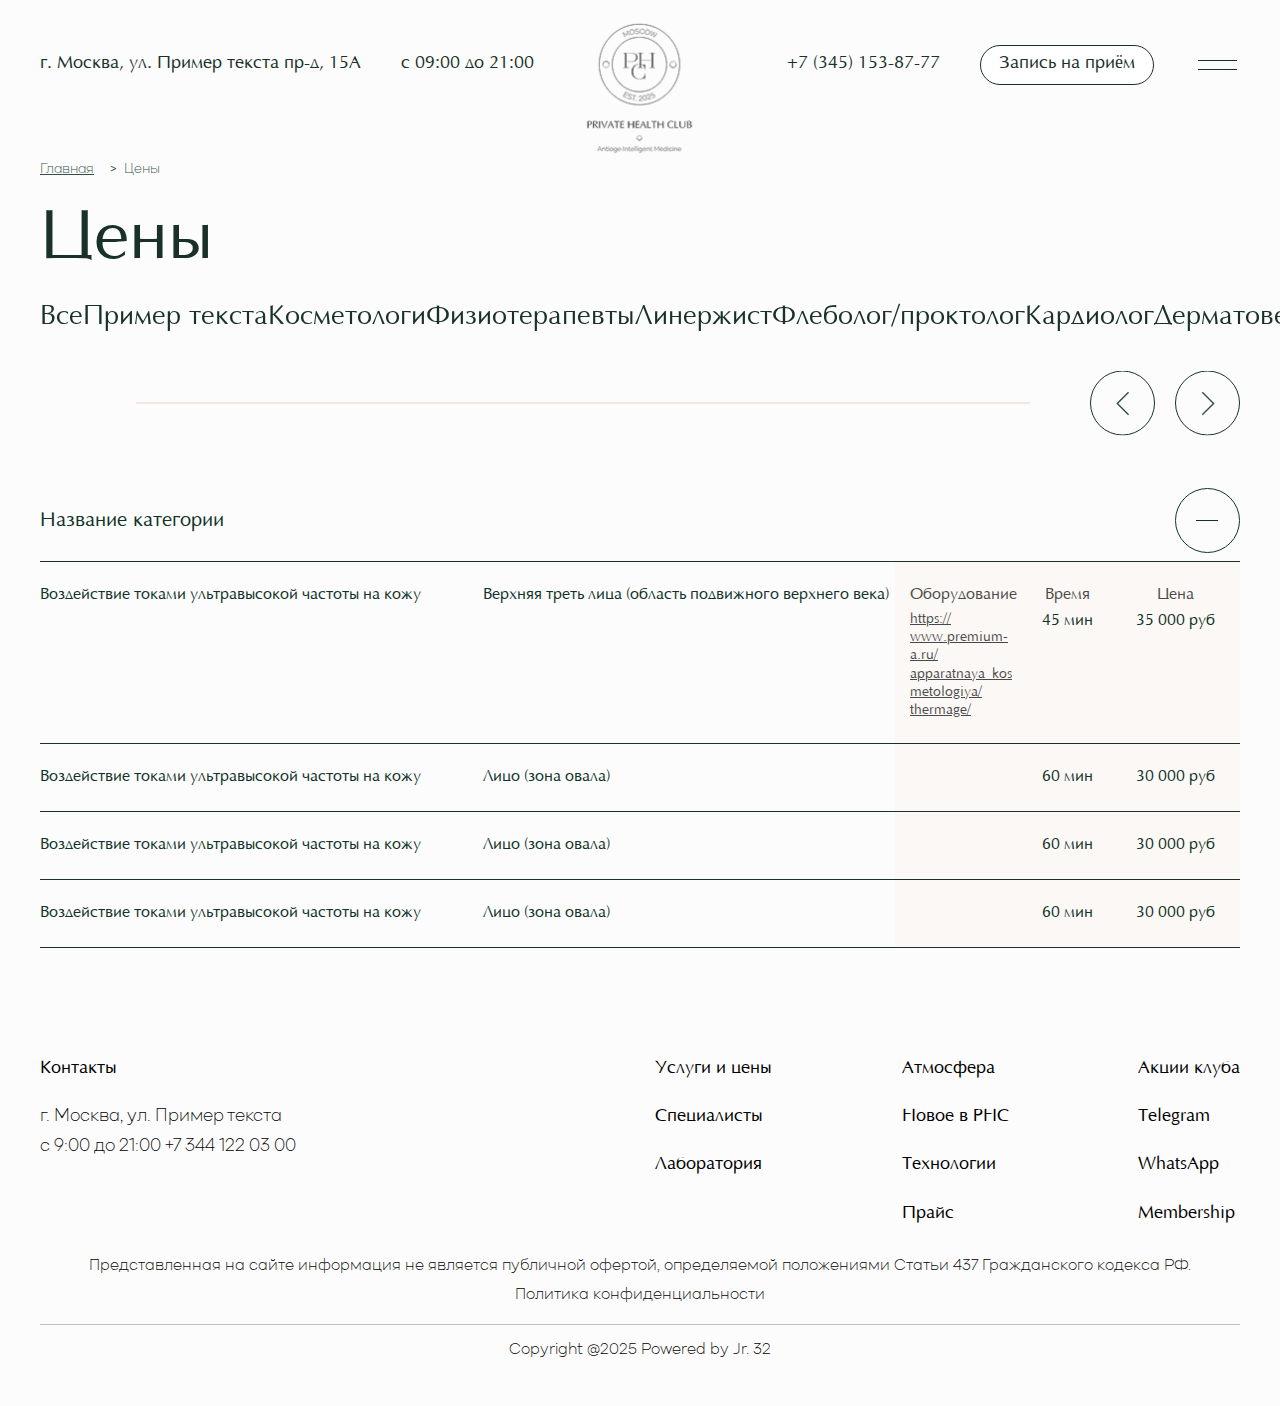
<file: price-2.html>
<!DOCTYPE html>

<html lang="ru">

<head>
	<meta charset="utf-8" />
	<title>price-2</title>
	<meta name="description" content="" />
	<meta http-equiv="X-UA-Compatible" content="IE=edge" />
	<meta name="viewport" content="width=device-width, initial-scale=1.0, maximum-scale=1.0, user-scalable=no">
    

    <link rel="stylesheet" href="css/fontawesome-all.css" />
    <link rel="stylesheet" href="css/slick.css" />
    <link rel="stylesheet" href="css/slick-theme.css" />
    <link rel="stylesheet" href="css/jquery.fancybox.css" />
    <link rel="stylesheet" href="https://cdn.jsdelivr.net/npm/swiper@11/swiper-bundle.min.css" />
    <link rel="stylesheet" href="css/fonts.css" />
    <link rel="stylesheet" href="css/reset.css" />
    <link rel="stylesheet" href="css/style.css" />
    <link rel="stylesheet" href="css/media.css" />
	
	

</head>
<body>

    <!-- MENU
    ================================= -->
    <div class="menu">
        <div class="menu-close"></div>
        <div class="menu__head">
            <div class="header__cols">
                <div class="header__left">
                    <div class="header__logo mob">
                        <a href="">
                            <img src="img/header/logo_mob.png" alt="">
                        </a>
                    </div>
                </div>
                <div class="header__right">
                    <a href="" class="mob-phone"></a>                    
                </div>
            </div>
        </div>
        <div class="container">
            <div class="menu__cols">
                <div class="menu__left">
                    <div class="nav">
                        <ul>
                            <li><a href="" class="nav-drop">Услуги и цены <i class="i-down"></i></a>
                                <ul>
                                    <li><a href="">Медицина долголетия</a></li>
                                    <li><a href="">Косметология</a></li>
                                    <li><a href="">Эндокринология</a></li>
                                    <li><a href="">Чекап</a></li>
                                    <li><a href="">Пептиды</a></li>
                                    <li><a href="">Тело</a></li>
                                </ul>
                            </li>
                            <li><a href="">Специалисты</a></li>
                            <li><a href="">Лаборатория</a></li>
                            <li><a href="">Атмосфера</a></li>
                            <li><a href="">Новое в PHC</a></li>
                            <li><a href="">Технологии</a></li>
                            <li><a href="">Акции клуба</a></li>
                            <li><a href="">Контакты</a></li>
                            <li><a href="">Membership</a></li>
                        </ul>
                    </div>
                </div>
                <div class="menu__center">
                    <div class="pic">
                        <img src="img/menu/pic_1.jpg" alt="">
                    </div>
                </div>
                <div class="menu__right">
                    <div class="top">
                        <div class="soc">
                            <div class="soc__item">
                                <a href="">Telegram</a>
                            </div>
                            <div class="soc__item">
                                <a href="">WhatsApp</a>
                            </div>
                            <div class="soc__item">
                                <a href="">Instagram</a>
                            </div>
                        </div>
                    </div>
                    <div class="bottom">
                        <div class="subtitle hidd1199">Контакты</div>
                        <p>г. Москва,<br class="hidd1199"> ул. Пример текста<br> c 9:00 до 21:00<br> <a href="">+7 344 122 03 00</a></p>
                    </div>
                </div>
            </div>
        </div>
    </div>
    
    <!-- HEADER
    ================================= -->
    <div class="header header_inner">
        <div class="container">
            <div class="header__logo des">
                <a href="">
                    <img src="img/header/logo.png" alt="">
                </a>
            </div>
            <div class="header__cols">
                <div class="header__left">
                    <div class="header__logo mob">
                        <a href="">
                            <img src="img/header/logo_mob.png" alt="">
                        </a>
                    </div>
                    <div class="header__place dark hidd1200">г. Москва, ул. Пример текста пр-д, 15А</div>
                    <div class="header__time dark hidd1200">с 09:00 до 21:00</div>
                </div>
                <div class="header__right">
                    <a href="" class="mob-phone"></a>
                    <div class="header__phone dark hidd1200">
                        <a href="">+7 (345) 153-87-77</a>
                    </div>
                    <a href="" class="btn btn-border btn-header hidd1200">Запись на приём</a>
                    <div class="burger dark"></div>
                </div>
            </div>
        </div>
    </div>

    <!-- CONTENT
    ================================= -->
    <div class="content overflow-hidden">
        <div class="container">
            <div class="breadcrumbs">
                <ul>
                    <li><a href="">Главная</a></li>
                    <li>Цены</li>
                </ul>                
            </div>
            <h1>Цены</h1>
            <div class="price-slider">
                
                <div class="price-slider__right">
                    <div class="swiper swiper-share" id="price-slider-1">
                        <div class="swiper-wrapper">                            
                            <div class="swiper-slide">
                                <div class="item">
                                    <a href="">Все</a>
                                </div>
                            </div>
                            <div class="swiper-slide">
                                <div class="item">
                                    <a href="">Пример текста</a>
                                </div>
                            </div>
                            <div class="swiper-slide">
                                <div class="item">
                                    <a href="">Косметологи</a>
                                </div>
                            </div>
                            <div class="swiper-slide">
                                <div class="item">
                                    <a href="">Физиотерапевты</a>
                                </div>
                            </div>
                            <div class="swiper-slide">
                                <div class="item">
                                    <a href="">Линержист</a>
                                </div>
                            </div>
                            <div class="swiper-slide">
                                <div class="item">
                                    <a href="">Флеболог/проктолог</a>
                                </div>
                            </div>
                            <div class="swiper-slide">
                                <div class="item">
                                    <a href="">Кардиолог</a>
                                </div>
                            </div>
                            <div class="swiper-slide">
                                <div class="item">
                                    <a href="">Дерматовенерологи</a>
                                </div>
                            </div>
                            <div class="swiper-slide">
                                <div class="item">
                                    <a href="">Пример текста</a>
                                </div>
                            </div>
                            <div class="swiper-slide">
                                <div class="item">
                                    <a href="">Пример текста</a>
                                </div>
                            </div>
                        </div>
                    </div>
                </div>
                <div class="controls">
                    <div class="custom-pagination" id="price-pagination">
                      <div class="fraction">1 - 3</div>
                      <div class="progressbar">
                        <div class="progressbar-fill"></div>
                      </div>
                    </div>
                    <div class="arrow-app arrow-price">
                        <div class="prev arrow-app__prev swiper-button-prev"></div>
                        <div class="next arrow-app__next swiper-button-next"></div> 
                    </div>
                </div>

            </div>

            <div class="accardion">
                <div class="accardion__item active">
                    <div class="accardion__top">
                        <div class="accardion__title">Название категории</div>
                        <div class="accardion__arrow"></div>
                    </div>
                    <div class="accardion__full" style="display: block;">
                        <div class="price">
                            <div class="price__item">
                                <div class="price__cols">
                                    <div class="price__left">
                                        <div class="cols">
                                            <div class="col w50">
                                                <div class="price__title sm">Воздействие токами ультравысокой частоты на кожу</div>
                                            </div>
                                            <div class="col w50">
                                                <div class="price__title sm">Верхняя треть лица (область подвижного верхнего века)</div>
                                            </div>
                                        </div>                                        
                                    </div>
                                    <div class="price__right">
                                        <div class="cols">
                                            <div class="col w33">
                                                <div class="price__sub">Оборудование</div>
                                                <div class="price__link">
                                                    <a href="">https://<br>www.premium-<br>a.ru/<br>apparatnaya_kos<br>metologiya/<br>thermage/</a>
                                                </div>
                                            </div>
                                            <div class="col w33">
                                                <div class="price__sub t-center">Время</div>
                                                <div class="price__cost sm t-center">45 мин</div>
                                            </div>
                                            <div class="col w33">
                                                <div class="price__sub t-center">Цена</div>
                                                <div class="price__cost sm t-center">35 000 руб </div>
                                            </div>
                                        </div>                                        
                                    </div>
                                </div>
                            </div><!--price__item-->
                            <div class="price__item">
                                <div class="price__cols">
                                    <div class="price__left">
                                        <div class="cols">
                                            <div class="col w50">
                                                <div class="price__title sm">Воздействие токами ультравысокой частоты на кожу</div>
                                            </div>
                                            <div class="col w50">
                                                <div class="price__title sm">Лицо (зона овала)</div>
                                            </div>
                                        </div>                                        
                                    </div>
                                    <div class="price__right">
                                        <div class="cols">
                                            <div class="col w33">
                                                
                                            </div>
                                            <div class="col w33">
                                                <div class="price__cost sm t-center">60 мин</div>
                                            </div>
                                            <div class="col w33">
                                                <div class="price__cost sm t-center">30 000 руб </div>
                                            </div>
                                        </div>                                        
                                    </div>
                                </div>
                            </div><!--price__item-->
                            <div class="price__item">
                                <div class="price__cols">
                                    <div class="price__left">
                                        <div class="cols">
                                            <div class="col w50">
                                                <div class="price__title sm">Воздействие токами ультравысокой частоты на кожу</div>
                                            </div>
                                            <div class="col w50">
                                                <div class="price__title sm">Лицо (зона овала)</div>
                                            </div>
                                        </div>                                        
                                    </div>
                                    <div class="price__right">
                                        <div class="cols">
                                            <div class="col w33">
                                                
                                            </div>
                                            <div class="col w33">
                                                <div class="price__cost sm t-center">60 мин</div>
                                            </div>
                                            <div class="col w33">
                                                <div class="price__cost sm t-center">30 000 руб </div>
                                            </div>
                                        </div>                                        
                                    </div>
                                </div>
                            </div><!--price__item-->
                            <div class="price__item">
                                <div class="price__cols">
                                    <div class="price__left">
                                        <div class="cols">
                                            <div class="col w50">
                                                <div class="price__title sm">Воздействие токами ультравысокой частоты на кожу</div>
                                            </div>
                                            <div class="col w50">
                                                <div class="price__title sm">Лицо (зона овала)</div>
                                            </div>
                                        </div>                                        
                                    </div>
                                    <div class="price__right">
                                        <div class="cols">
                                            <div class="col w33">
                                                
                                            </div>
                                            <div class="col w33">
                                                <div class="price__cost sm t-center">60 мин</div>
                                            </div>
                                            <div class="col w33">
                                                <div class="price__cost sm t-center">30 000 руб </div>
                                            </div>
                                        </div>                                        
                                    </div>
                                </div>
                            </div><!--price__item-->
                        </div>
                    </div>
                </div><!--accardion__item-->
                
                

            </div>
            
        </div>
    </div>

    <!-- FOOTER
    ================================= --> 
    <div class="footer">
        <div class="container">
            <div class="footer__top">
                <div class="cols">
                    <div class="col w50">
                        <div class="subtitle">Контакты</div>
                        <p class="footer__place">г. Москва, ул. Пример текста<br> c 9:00 до 21:00  +7 344 122 03 00</p>
                    </div>
                    <div class="col w50">
                        <div class="items des">
                            <div class="item">
                                <ul class="footer-nav">
                                    <li><a href="">Услуги и цены</a></li>
                                    <li><a href="">Специалисты</a></li>
                                    <li><a href="">Лаборатория</a></li>
                                </ul>
                            </div>
                            <div class="item">
                                <ul class="footer-nav">
                                    <li><a href="">Атмосфера</a></li>
                                    <li><a href="">Новое в PHC</a></li>
                                    <li><a href="">Технологии</a></li>
                                    <li><a href="">Прайс</a></li>
                                </ul>
                            </div>
                            <div class="item">
                                <ul class="footer-nav">
                                    <li><a href="">Акции клуба</a></li>
                                    <li><a href="">Telegram</a></li>
                                    <li><a href="">WhatsApp</a></li>
                                    <li><a href="">Membership</a></li>
                                </ul>
                            </div>
                        </div> 
                        <div class="items mob">
                            <div class="item">
                                <ul class="footer-nav">
                                    <li><a href="">WhatsApp</a></li>
                                    <li><a href="">Telegram</a></li>
                                    <li><a href="">Атмосфера</a></li>
                                    <li><a href="">Новое в PHC</a></li>
                                    <li><a href="">Технологии</a></li>
                                    <li><a href="">Прайс</a></li>
                                </ul>
                            </div>
                            <div class="item">
                                <ul class="footer-nav">
                                    <li><a href="">Услуги и цены </a></li>
                                    <li><a href="">Специалисты</a></li>
                                    <li><a href="">Лаборатория</a></li>
                                    <li><a href="">Акции клуба</a></li>
                                    <li><a href="">Контакты</a></li>
                                    <li><a href="">Membership</a></li>
                                </ul>
                            </div>
                        </div>                       
                    </div>                    
                </div>
            </div>
            <div class="footer__middle">
                <p>Представленная на сайте информация не является публичной офертой, определяемой положениями Статьи 437 Гражданского кодекса РФ.</p>
                <p><a href="">Политика конфиденциальности</a></p>
            </div>
            <div class="footer__bottom">
                <div class="copyright">Copyright @2025 Powered by Jr. 32</div>
            </div>
        </div>
    </div>
    
    
    
    <script src="https://code.jquery.com/jquery-3.7.1.min.js" integrity="sha256-/JqT3SQfawRcv/BIHPThkBvs0OEvtFFmqPF/lYI/Cxo=" crossorigin="anonymous"></script>
    <script src="libs/jquery.fancybox.js"></script>
    <script src="libs/slick.min.js"></script> 
    <script src="https://cdn.jsdelivr.net/npm/swiper@11/swiper-bundle.min.js"></script>
    <script src="libs/jquery.maskedinput.js"></script>
    <script src="js/common.js"></script>
 

   
    
</body>
</html>
</file>
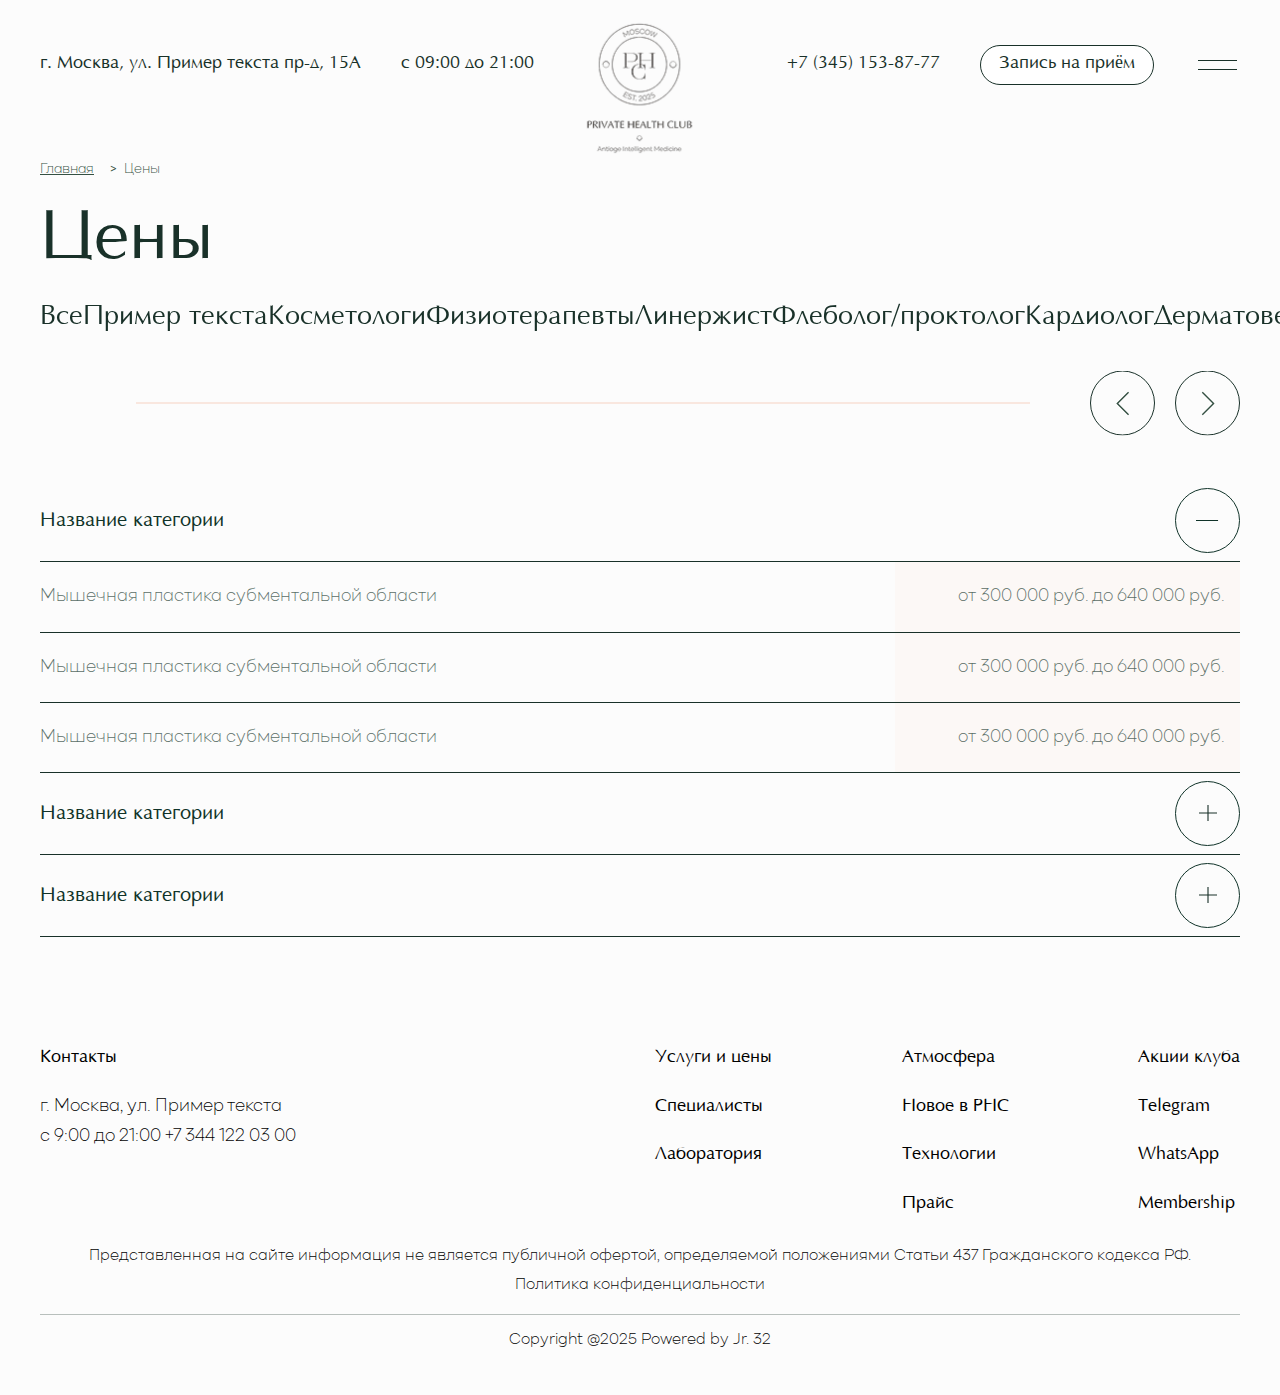
<file: price.html>
<!DOCTYPE html>

<html lang="ru">

<head>
	<meta charset="utf-8" />
	<title>price</title>
	<meta name="description" content="" />
	<meta http-equiv="X-UA-Compatible" content="IE=edge" />
	<meta name="viewport" content="width=device-width, initial-scale=1.0, maximum-scale=1.0, user-scalable=no">
    

    <link rel="stylesheet" href="css/fontawesome-all.css" />
    <link rel="stylesheet" href="css/slick.css" />
    <link rel="stylesheet" href="css/slick-theme.css" />
    <link rel="stylesheet" href="css/jquery.fancybox.css" />
    <link rel="stylesheet" href="https://cdn.jsdelivr.net/npm/swiper@11/swiper-bundle.min.css" />
    <link rel="stylesheet" href="css/fonts.css" />
    <link rel="stylesheet" href="css/reset.css" />
    <link rel="stylesheet" href="css/style.css" />
    <link rel="stylesheet" href="css/media.css" />
	
	

</head>
<body>

    <!-- MENU
    ================================= -->
    <div class="menu">
        <div class="menu-close"></div>
        <div class="menu__head">
            <div class="header__cols">
                <div class="header__left">
                    <div class="header__logo mob">
                        <a href="">
                            <img src="img/header/logo_mob.png" alt="">
                        </a>
                    </div>
                </div>
                <div class="header__right">
                    <a href="" class="mob-phone"></a>                    
                </div>
            </div>
        </div>
        <div class="container">
            <div class="menu__cols">
                <div class="menu__left">
                    <div class="nav">
                        <ul>
                            <li><a href="" class="nav-drop">Услуги и цены <i class="i-down"></i></a>
                                <ul>
                                    <li><a href="">Медицина долголетия</a></li>
                                    <li><a href="">Косметология</a></li>
                                    <li><a href="">Эндокринология</a></li>
                                    <li><a href="">Чекап</a></li>
                                    <li><a href="">Пептиды</a></li>
                                    <li><a href="">Тело</a></li>
                                </ul>
                            </li>
                            <li><a href="">Специалисты</a></li>
                            <li><a href="">Лаборатория</a></li>
                            <li><a href="">Атмосфера</a></li>
                            <li><a href="">Новое в PHC</a></li>
                            <li><a href="">Технологии</a></li>
                            <li><a href="">Акции клуба</a></li>
                            <li><a href="">Контакты</a></li>
                            <li><a href="">Membership</a></li>
                        </ul>
                    </div>
                </div>
                <div class="menu__center">
                    <div class="pic">
                        <img src="img/menu/pic_1.jpg" alt="">
                    </div>
                </div>
                <div class="menu__right">
                    <div class="top">
                        <div class="soc">
                            <div class="soc__item">
                                <a href="">Telegram</a>
                            </div>
                            <div class="soc__item">
                                <a href="">WhatsApp</a>
                            </div>
                            <div class="soc__item">
                                <a href="">Instagram</a>
                            </div>
                        </div>
                    </div>
                    <div class="bottom">
                        <div class="subtitle hidd1199">Контакты</div>
                        <p>г. Москва,<br class="hidd1199"> ул. Пример текста<br> c 9:00 до 21:00<br> <a href="">+7 344 122 03 00</a></p>
                    </div>
                </div>
            </div>
        </div>
    </div>
    
    <!-- HEADER
    ================================= -->
    <div class="header header_inner">
        <div class="container">
            <div class="header__logo des">
                <a href="">
                    <img src="img/header/logo.png" alt="">
                </a>
            </div>
            <div class="header__cols">
                <div class="header__left">
                    <div class="header__logo mob">
                        <a href="">
                            <img src="img/header/logo_mob.png" alt="">
                        </a>
                    </div>
                    <div class="header__place dark hidd1200">г. Москва, ул. Пример текста пр-д, 15А</div>
                    <div class="header__time dark hidd1200">с 09:00 до 21:00</div>
                </div>
                <div class="header__right">
                    <a href="" class="mob-phone"></a>
                    <div class="header__phone dark hidd1200">
                        <a href="">+7 (345) 153-87-77</a>
                    </div>
                    <a href="" class="btn btn-border btn-header hidd1200">Запись на приём</a>
                    <div class="burger dark"></div>
                </div>
            </div>
        </div>
    </div>

    <!-- CONTENT
    ================================= -->
    <div class="content overflow-hidden">
        <div class="container">
            <div class="breadcrumbs">
                <ul>
                    <li><a href="">Главная</a></li>
                    <li>Цены</li>
                </ul>                
            </div>
            <h1>Цены</h1>
            <div class="price-slider">
                
                <div class="price-slider__right">
                    <div class="swiper swiper-share" id="price-slider-1">
                        <div class="swiper-wrapper">                            
                            <div class="swiper-slide">
                                <div class="item">
                                    <a href="">Все</a>
                                </div>
                            </div>
                            <div class="swiper-slide">
                                <div class="item">
                                    <a href="">Пример текста</a>
                                </div>
                            </div>
                            <div class="swiper-slide">
                                <div class="item">
                                    <a href="">Косметологи</a>
                                </div>
                            </div>
                            <div class="swiper-slide">
                                <div class="item">
                                    <a href="">Физиотерапевты</a>
                                </div>
                            </div>
                            <div class="swiper-slide">
                                <div class="item">
                                    <a href="">Линержист</a>
                                </div>
                            </div>
                            <div class="swiper-slide">
                                <div class="item">
                                    <a href="">Флеболог/проктолог</a>
                                </div>
                            </div>
                            <div class="swiper-slide">
                                <div class="item">
                                    <a href="">Кардиолог</a>
                                </div>
                            </div>
                            <div class="swiper-slide">
                                <div class="item">
                                    <a href="">Дерматовенерологи</a>
                                </div>
                            </div>
                            <div class="swiper-slide">
                                <div class="item">
                                    <a href="">Пример текста</a>
                                </div>
                            </div>
                            <div class="swiper-slide">
                                <div class="item">
                                    <a href="">Пример текста</a>
                                </div>
                            </div>
                        </div>
                    </div>
                </div>
                <div class="controls">
                    <div class="custom-pagination" id="price-pagination">
                      <div class="fraction">1 - 3</div>
                      <div class="progressbar">
                        <div class="progressbar-fill"></div>
                      </div>
                    </div>
                    <div class="arrow-app arrow-price">
                        <div class="prev arrow-app__prev swiper-button-prev"></div>
                        <div class="next arrow-app__next swiper-button-next"></div> 
                    </div>
                </div>

            </div>

            <div class="accardion">
                <div class="accardion__item active">
                    <div class="accardion__top">
                        <div class="accardion__title">Название категории</div>
                        <div class="accardion__arrow"></div>
                    </div>
                    <div class="accardion__full" style="display: block;">
                        <div class="price">
                            <div class="price__item">
                                <div class="price__cols">
                                    <div class="price__left">
                                        <div class="price__title">Мышечная пластика субментальной области</div>
                                    </div>
                                    <div class="price__right t-right">
                                        <div class="price__cost">от 300 000 руб. до 640 000 руб.</div>
                                    </div>
                                </div>
                            </div><!--price__item-->
                            <div class="price__item">
                                <div class="price__cols">
                                    <div class="price__left">
                                        <div class="price__title">Мышечная пластика субментальной области</div>
                                    </div>
                                    <div class="price__right t-right">
                                        <div class="price__cost">от 300 000 руб. до 640 000 руб.</div>
                                    </div>
                                </div>
                            </div><!--price__item-->
                            <div class="price__item">
                                <div class="price__cols">
                                    <div class="price__left">
                                        <div class="price__title">Мышечная пластика субментальной области</div>
                                    </div>
                                    <div class="price__right t-right">
                                        <div class="price__cost">от 300 000 руб. до 640 000 руб.</div>
                                    </div>
                                </div>
                            </div><!--price__item-->
                        </div>
                    </div>
                </div><!--accardion__item-->
                <div class="accardion__item">
                    <div class="accardion__top">
                        <div class="accardion__title">Название категории</div>
                        <div class="accardion__arrow"></div>
                    </div>
                    <div class="accardion__full">
                        <div class="price">
                            <div class="price__item">
                                <div class="price__cols">
                                    <div class="price__left">
                                        <div class="price__title">Мышечная пластика субментальной области</div>
                                    </div>
                                    <div class="price__right t-right">
                                        <div class="price__cost">от 300 000 руб. до 640 000 руб.</div>
                                    </div>
                                </div>
                            </div><!--price__item-->
                            <div class="price__item">
                                <div class="price__cols">
                                    <div class="price__left">
                                        <div class="price__title">Мышечная пластика субментальной области</div>
                                    </div>
                                    <div class="price__right t-right">
                                        <div class="price__cost">от 300 000 руб. до 640 000 руб.</div>
                                    </div>
                                </div>
                            </div><!--price__item-->
                            <div class="price__item">
                                <div class="price__cols">
                                    <div class="price__left">
                                        <div class="price__title">Мышечная пластика субментальной области</div>
                                    </div>
                                    <div class="price__right t-right">
                                        <div class="price__cost">от 300 000 руб. до 640 000 руб.</div>
                                    </div>
                                </div>
                            </div><!--price__item-->
                        </div>
                    </div>
                </div><!--accardion__item-->
                <div class="accardion__item">
                    <div class="accardion__top">
                        <div class="accardion__title">Название категории</div>
                        <div class="accardion__arrow"></div>
                    </div>
                    <div class="accardion__full">
                        <div class="price">
                            <div class="price__item">
                                <div class="price__cols">
                                    <div class="price__left">
                                        <div class="price__title">Мышечная пластика субментальной области</div>
                                    </div>
                                    <div class="price__right t-right">
                                        <div class="price__cost">от 300 000 руб. до 640 000 руб.</div>
                                    </div>
                                </div>
                            </div><!--price__item-->
                            <div class="price__item">
                                <div class="price__cols">
                                    <div class="price__left">
                                        <div class="price__title">Мышечная пластика субментальной области</div>
                                    </div>
                                    <div class="price__right t-right">
                                        <div class="price__cost">от 300 000 руб. до 640 000 руб.</div>
                                    </div>
                                </div>
                            </div><!--price__item-->
                            <div class="price__item">
                                <div class="price__cols">
                                    <div class="price__left">
                                        <div class="price__title">Мышечная пластика субментальной области</div>
                                    </div>
                                    <div class="price__right t-right">
                                        <div class="price__cost">от 300 000 руб. до 640 000 руб.</div>
                                    </div>
                                </div>
                            </div><!--price__item-->
                        </div>
                    </div>
                </div><!--accardion__item-->

            </div>
            
        </div>
    </div>

    <!-- FOOTER
    ================================= --> 
    <div class="footer">
        <div class="container">
            <div class="footer__top">
                <div class="cols">
                    <div class="col w50">
                        <div class="subtitle">Контакты</div>
                        <p class="footer__place">г. Москва, ул. Пример текста<br> c 9:00 до 21:00  +7 344 122 03 00</p>
                    </div>
                    <div class="col w50">
                        <div class="items des">
                            <div class="item">
                                <ul class="footer-nav">
                                    <li><a href="">Услуги и цены</a></li>
                                    <li><a href="">Специалисты</a></li>
                                    <li><a href="">Лаборатория</a></li>
                                </ul>
                            </div>
                            <div class="item">
                                <ul class="footer-nav">
                                    <li><a href="">Атмосфера</a></li>
                                    <li><a href="">Новое в PHC</a></li>
                                    <li><a href="">Технологии</a></li>
                                    <li><a href="">Прайс</a></li>
                                </ul>
                            </div>
                            <div class="item">
                                <ul class="footer-nav">
                                    <li><a href="">Акции клуба</a></li>
                                    <li><a href="">Telegram</a></li>
                                    <li><a href="">WhatsApp</a></li>
                                    <li><a href="">Membership</a></li>
                                </ul>
                            </div>
                        </div> 
                        <div class="items mob">
                            <div class="item">
                                <ul class="footer-nav">
                                    <li><a href="">WhatsApp</a></li>
                                    <li><a href="">Telegram</a></li>
                                    <li><a href="">Атмосфера</a></li>
                                    <li><a href="">Новое в PHC</a></li>
                                    <li><a href="">Технологии</a></li>
                                    <li><a href="">Прайс</a></li>
                                </ul>
                            </div>
                            <div class="item">
                                <ul class="footer-nav">
                                    <li><a href="">Услуги и цены </a></li>
                                    <li><a href="">Специалисты</a></li>
                                    <li><a href="">Лаборатория</a></li>
                                    <li><a href="">Акции клуба</a></li>
                                    <li><a href="">Контакты</a></li>
                                    <li><a href="">Membership</a></li>
                                </ul>
                            </div>
                        </div>                       
                    </div>                    
                </div>
            </div>
            <div class="footer__middle">
                <p>Представленная на сайте информация не является публичной офертой, определяемой положениями Статьи 437 Гражданского кодекса РФ.</p>
                <p><a href="">Политика конфиденциальности</a></p>
            </div>
            <div class="footer__bottom">
                <div class="copyright">Copyright @2025 Powered by Jr. 32</div>
            </div>
        </div>
    </div>
    
    
    
    <script src="https://code.jquery.com/jquery-3.7.1.min.js" integrity="sha256-/JqT3SQfawRcv/BIHPThkBvs0OEvtFFmqPF/lYI/Cxo=" crossorigin="anonymous"></script>
    <script src="libs/jquery.fancybox.js"></script>
    <script src="libs/slick.min.js"></script> 
    <script src="https://cdn.jsdelivr.net/npm/swiper@11/swiper-bundle.min.js"></script>
    <script src="libs/jquery.maskedinput.js"></script>
    <script src="js/common.js"></script>
 

   
    
</body>
</html>
</file>
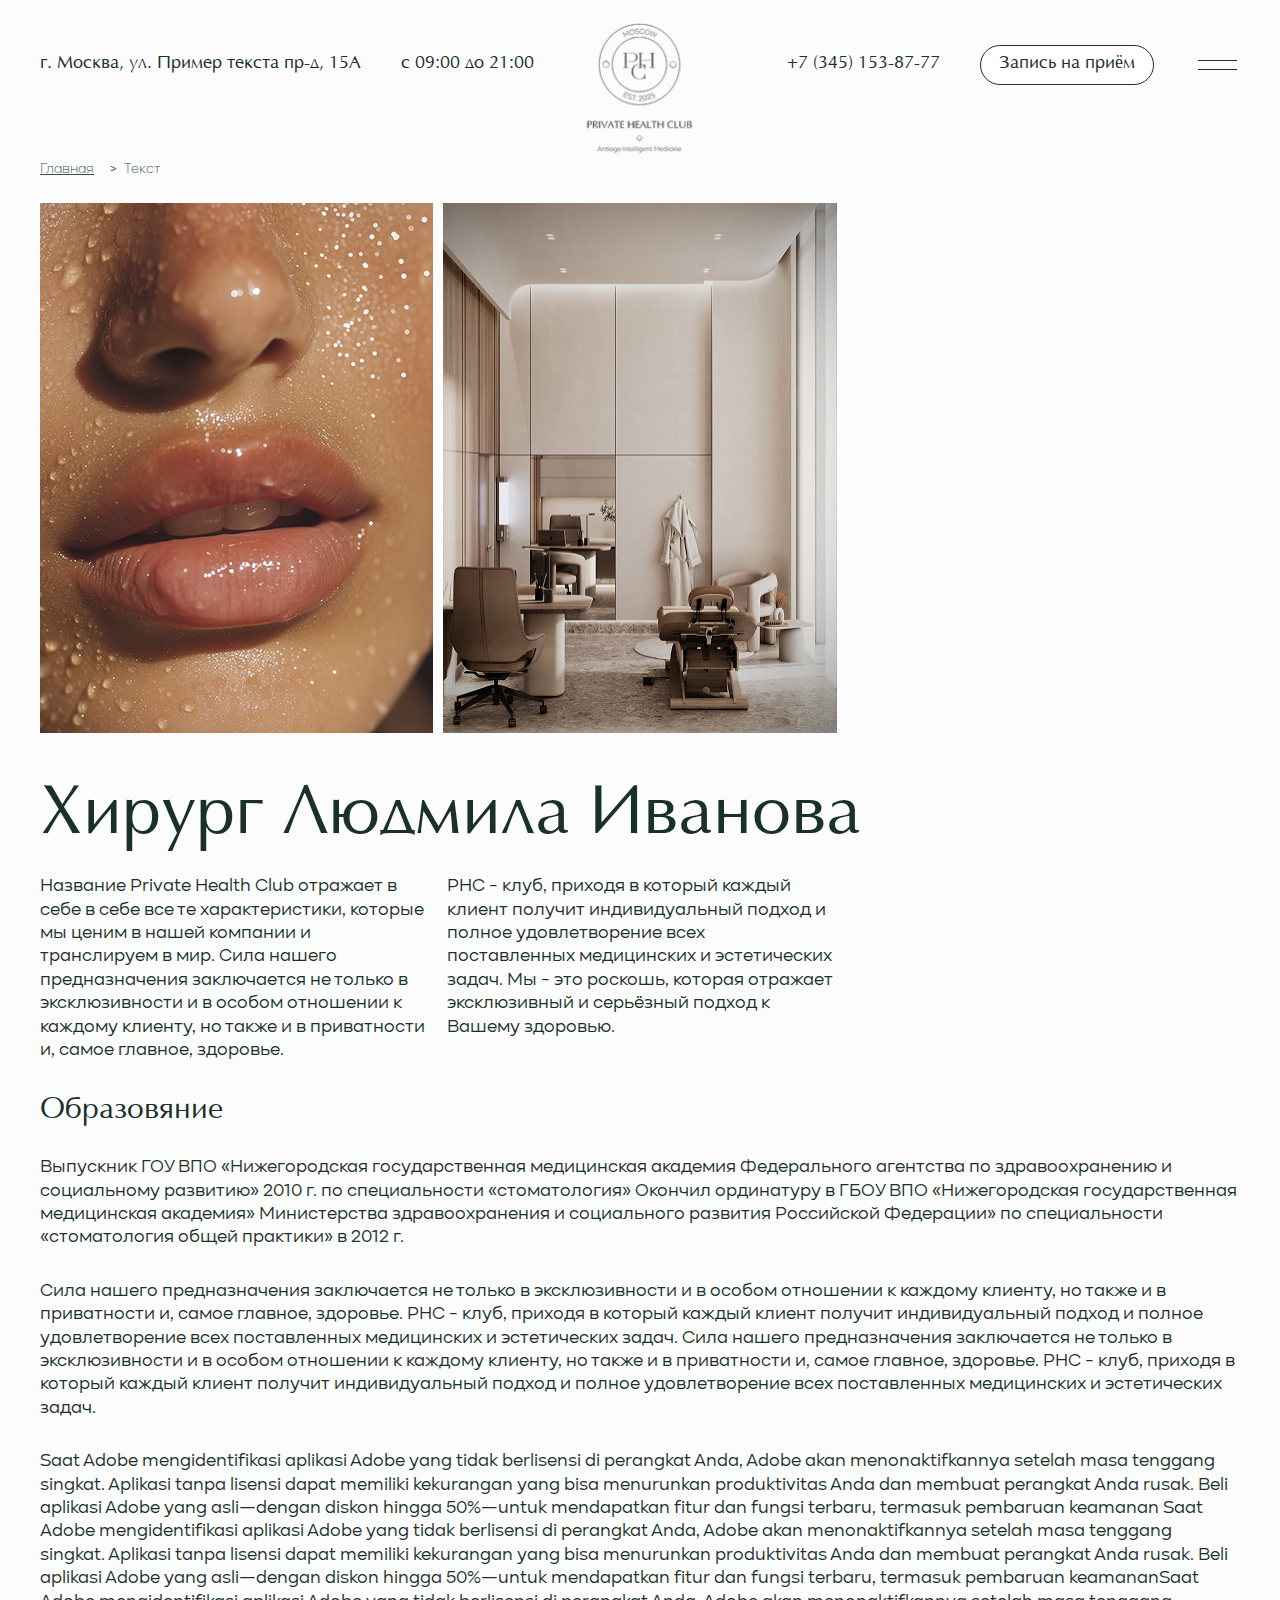
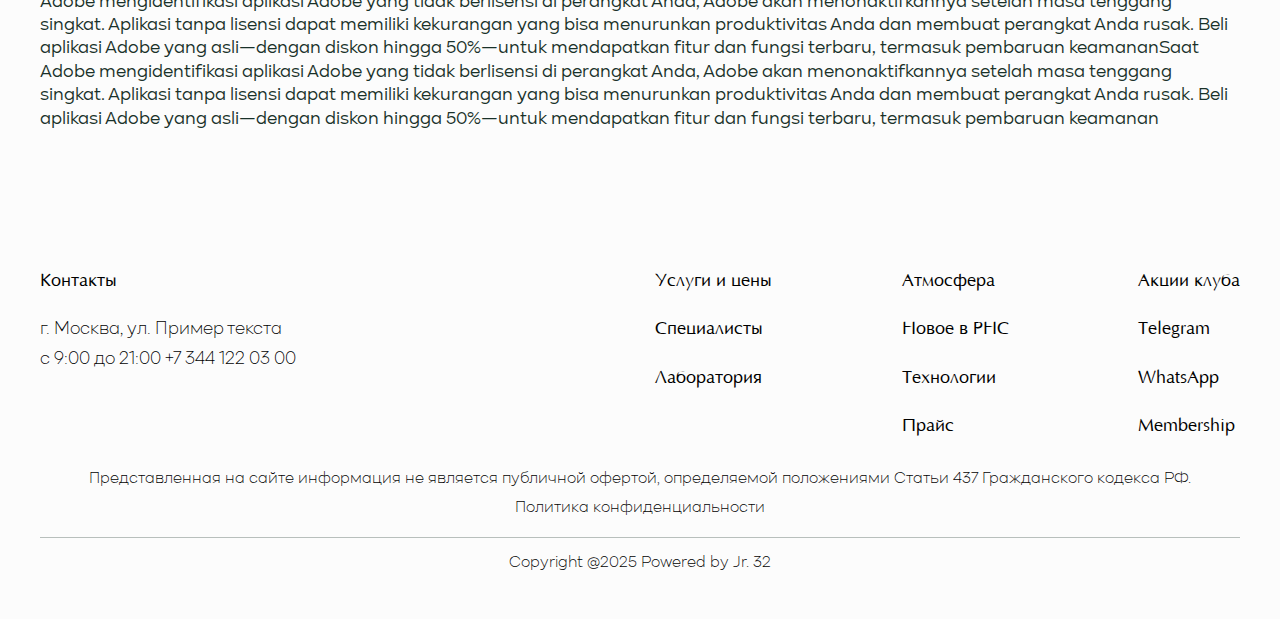
<file: text.html>
<!DOCTYPE html>

<html lang="ru">

<head>
	<meta charset="utf-8" />
	<title>text</title>
	<meta name="description" content="" />
	<meta http-equiv="X-UA-Compatible" content="IE=edge" />
	<meta name="viewport" content="width=device-width, initial-scale=1.0, maximum-scale=1.0, user-scalable=no">
    

    <link rel="stylesheet" href="css/fontawesome-all.css" />
    <link rel="stylesheet" href="css/slick.css" />
    <link rel="stylesheet" href="css/slick-theme.css" />
    <link rel="stylesheet" href="css/jquery.fancybox.css" />
    <link rel="stylesheet" href="https://cdn.jsdelivr.net/npm/swiper@11/swiper-bundle.min.css" />
    <link rel="stylesheet" href="css/fonts.css" />
    <link rel="stylesheet" href="css/reset.css" />
    <link rel="stylesheet" href="css/style.css" />
    <link rel="stylesheet" href="css/media.css" />
	
	

</head>
<body>

    <!-- MENU
    ================================= -->
    <div class="menu">
        <div class="menu-close"></div>
        <div class="menu__head">
            <div class="header__cols">
                <div class="header__left">
                    <div class="header__logo mob">
                        <a href="">
                            <img src="img/header/logo_mob.png" alt="">
                        </a>
                    </div>
                </div>
                <div class="header__right">
                    <a href="" class="mob-phone"></a>                    
                </div>
            </div>
        </div>
        <div class="container">
            <div class="menu__cols">
                <div class="menu__left">
                    <div class="nav">
                        <ul>
                            <li><a href="" class="nav-drop">Услуги и цены <i class="i-down"></i></a>
                                <ul>
                                    <li><a href="">Медицина долголетия</a></li>
                                    <li><a href="">Косметология</a></li>
                                    <li><a href="">Эндокринология</a></li>
                                    <li><a href="">Чекап</a></li>
                                    <li><a href="">Пептиды</a></li>
                                    <li><a href="">Тело</a></li>
                                </ul>
                            </li>
                            <li><a href="">Специалисты</a></li>
                            <li><a href="">Лаборатория</a></li>
                            <li><a href="">Атмосфера</a></li>
                            <li><a href="">Новое в PHC</a></li>
                            <li><a href="">Технологии</a></li>
                            <li><a href="">Акции клуба</a></li>
                            <li><a href="">Контакты</a></li>
                            <li><a href="">Membership</a></li>
                        </ul>
                    </div>
                </div>
                <div class="menu__center">
                    <div class="pic">
                        <img src="img/menu/pic_1.jpg" alt="">
                    </div>
                </div>
                <div class="menu__right">
                    <div class="top">
                        <div class="soc">
                            <div class="soc__item">
                                <a href="">Telegram</a>
                            </div>
                            <div class="soc__item">
                                <a href="">WhatsApp</a>
                            </div>
                            <div class="soc__item">
                                <a href="">Instagram</a>
                            </div>
                        </div>
                    </div>
                    <div class="bottom">
                        <div class="subtitle hidd1199">Контакты</div>
                        <p>г. Москва,<br class="hidd1199"> ул. Пример текста<br> c 9:00 до 21:00<br> <a href="">+7 344 122 03 00</a></p>
                    </div>
                </div>
            </div>
        </div>
    </div>
    
    <!-- HEADER
    ================================= -->
    <div class="header header_inner">
        <div class="container">
            <div class="header__logo des">
                <a href="">
                    <img src="img/header/logo.png" alt="">
                </a>
            </div>
            <div class="header__cols">
                <div class="header__left">
                    <div class="header__logo mob">
                        <a href="">
                            <img src="img/header/logo_mob.png" alt="">
                        </a>
                    </div>
                    <div class="header__place dark hidd1200">г. Москва, ул. Пример текста пр-д, 15А</div>
                    <div class="header__time dark hidd1200">с 09:00 до 21:00</div>
                </div>
                <div class="header__right">
                    <a href="" class="mob-phone"></a>
                    <div class="header__phone dark hidd1200">
                        <a href="">+7 (345) 153-87-77</a>
                    </div>
                    <a href="" class="btn btn-border btn-header hidd1200">Запись на приём</a>
                    <div class="burger dark"></div>
                </div>
            </div>
        </div>
    </div>

    <!-- CONTENT
    ================================= -->
    <div class="content">
        <div class="container">
            <div class="breadcrumbs">
                <ul>
                    <li><a href="">Главная</a></li>
                    <li>Текст</li>
                </ul>                
            </div>
            <div class="paper">
                <div class="paper__top">
                    <h1 class="title">Хирург Людмила Иванова </h1>
                    <div class="paper-gal">
                        <div class="paper-gal__items">
                            <div class="paper-gal__item w33">
                                <div class="pic">
                                    <img src="img/paper/pic_1.jpg" alt="">
                                </div>
                            </div>
                            <div class="paper-gal__item w33 hidd767">
                                <div class="pic">
                                    <img src="img/paper/pic_2.jpg" alt="">
                                </div>
                            </div>
                        </div>
                    </div>
                </div>
                <div class="paper-des">
                    <div class="paper-des__items">
                        <div class="paper-des__item w33">
                            <p>Название Private Health Club отражает в себе в себе все те характеристики, которые мы ценим в нашей компании и транслируем в мир. Сила нашего предназначения заключается не только в эксклюзивности и в особом отношении к каждому клиенту, но также и в приватности и, самое главное, здоровье. </p>
                        </div>
                        <div class="paper-des__item w33">
                            <p>PHC - клуб, приходя в который каждый клиент получит индивидуальный подход и полное удовлетворение всех поставленных медицинских и эстетических задач. Мы - это роскошь, которая отражает эксклюзивный и серьёзный подход к Вашему здоровью.</p>
                        </div>
                    </div>
                </div>
                <h2 class="subtitle">Образовяние</h2>
                <p>Выпускник ГОУ ВПО «Нижегородская государственная медицинская академия Федерального агентства по здравоохранению и социальному развитию» 2010 г. по специальности «стоматология» Окончил ординатуру в ГБОУ ВПО «Нижегородская государственная медицинская академия» Министерства здравоохранения и социального развития Российской Федерации» по специальности «стоматология общей практики» в 2012 г.</p>
                <p>Сила нашего предназначения заключается не только в эксклюзивности и в особом отношении к каждому клиенту, но также и в приватности и, самое главное, здоровье. PHC - клуб, приходя в который каждый клиент получит индивидуальный подход и полное удовлетворение всех поставленных медицинских и эстетических задач. Сила нашего предназначения заключается не только в эксклюзивности и в особом отношении к каждому клиенту, но также и в приватности и, самое главное, здоровье. PHC - клуб, приходя в который каждый клиент получит индивидуальный подход и полное удовлетворение всех поставленных медицинских и эстетических задач. </p>
                <p>Saat Adobe mengidentifikasi aplikasi Adobe yang tidak berlisensi di perangkat Anda, Adobe akan menonaktifkannya setelah masa tenggang singkat. Aplikasi tanpa lisensi dapat memiliki kekurangan yang bisa menurunkan produktivitas Anda dan membuat perangkat Anda rusak. Beli aplikasi Adobe yang asli—dengan diskon hingga 50%—untuk mendapatkan fitur dan fungsi terbaru, termasuk pembaruan keamanan Saat Adobe mengidentifikasi aplikasi Adobe yang tidak berlisensi di perangkat Anda, Adobe akan menonaktifkannya setelah masa tenggang singkat. Aplikasi tanpa lisensi dapat memiliki kekurangan yang bisa menurunkan produktivitas Anda dan membuat perangkat Anda rusak. Beli aplikasi Adobe yang asli—dengan diskon hingga 50%—untuk mendapatkan fitur dan fungsi terbaru, termasuk pembaruan keamananSaat Adobe mengidentifikasi aplikasi Adobe yang tidak berlisensi di perangkat Anda, Adobe akan menonaktifkannya setelah masa tenggang singkat. Aplikasi tanpa lisensi dapat memiliki kekurangan yang bisa menurunkan produktivitas Anda dan membuat perangkat Anda rusak. Beli aplikasi Adobe yang asli—dengan diskon hingga 50%—untuk mendapatkan fitur dan fungsi terbaru, termasuk pembaruan keamananSaat Adobe mengidentifikasi aplikasi Adobe yang tidak berlisensi di perangkat Anda, Adobe akan menonaktifkannya setelah masa tenggang singkat. Aplikasi tanpa lisensi dapat memiliki kekurangan yang bisa menurunkan produktivitas Anda dan membuat perangkat Anda rusak. Beli aplikasi Adobe yang asli—dengan diskon hingga 50%—untuk mendapatkan fitur dan fungsi terbaru, termasuk pembaruan keamanan</p>
            </div>
            
            
        </div>
    </div>

    <!-- FOOTER
    ================================= --> 
    <div class="footer">
        <div class="container">
            <div class="footer__top">
                <div class="cols">
                    <div class="col w50">
                        <div class="subtitle">Контакты</div>
                        <p class="footer__place">г. Москва, ул. Пример текста<br> c 9:00 до 21:00  +7 344 122 03 00</p>
                    </div>
                    <div class="col w50">
                        <div class="items des">
                            <div class="item">
                                <ul class="footer-nav">
                                    <li><a href="">Услуги и цены</a></li>
                                    <li><a href="">Специалисты</a></li>
                                    <li><a href="">Лаборатория</a></li>
                                </ul>
                            </div>
                            <div class="item">
                                <ul class="footer-nav">
                                    <li><a href="">Атмосфера</a></li>
                                    <li><a href="">Новое в PHC</a></li>
                                    <li><a href="">Технологии</a></li>
                                    <li><a href="">Прайс</a></li>
                                </ul>
                            </div>
                            <div class="item">
                                <ul class="footer-nav">
                                    <li><a href="">Акции клуба</a></li>
                                    <li><a href="">Telegram</a></li>
                                    <li><a href="">WhatsApp</a></li>
                                    <li><a href="">Membership</a></li>
                                </ul>
                            </div>
                        </div> 
                        <div class="items mob">
                            <div class="item">
                                <ul class="footer-nav">
                                    <li><a href="">WhatsApp</a></li>
                                    <li><a href="">Telegram</a></li>
                                    <li><a href="">Атмосфера</a></li>
                                    <li><a href="">Новое в PHC</a></li>
                                    <li><a href="">Технологии</a></li>
                                    <li><a href="">Прайс</a></li>
                                </ul>
                            </div>
                            <div class="item">
                                <ul class="footer-nav">
                                    <li><a href="">Услуги и цены </a></li>
                                    <li><a href="">Специалисты</a></li>
                                    <li><a href="">Лаборатория</a></li>
                                    <li><a href="">Акции клуба</a></li>
                                    <li><a href="">Контакты</a></li>
                                    <li><a href="">Membership</a></li>
                                </ul>
                            </div>
                        </div>                       
                    </div>                    
                </div>
            </div>
            <div class="footer__middle">
                <p>Представленная на сайте информация не является публичной офертой, определяемой положениями Статьи 437 Гражданского кодекса РФ.</p>
                <p><a href="">Политика конфиденциальности</a></p>
            </div>
            <div class="footer__bottom">
                <div class="copyright">Copyright @2025 Powered by Jr. 32</div>
            </div>
        </div>
    </div>
    
    
    
    <script src="https://code.jquery.com/jquery-3.7.1.min.js" integrity="sha256-/JqT3SQfawRcv/BIHPThkBvs0OEvtFFmqPF/lYI/Cxo=" crossorigin="anonymous"></script>
    <script src="libs/jquery.fancybox.js"></script>
    <script src="libs/slick.min.js"></script> 
    <script src="https://cdn.jsdelivr.net/npm/swiper@11/swiper-bundle.min.js"></script>
    <script src="libs/jquery.maskedinput.js"></script>
    <script src="js/common.js"></script>
 

   
    
</body>
</html>
</file>
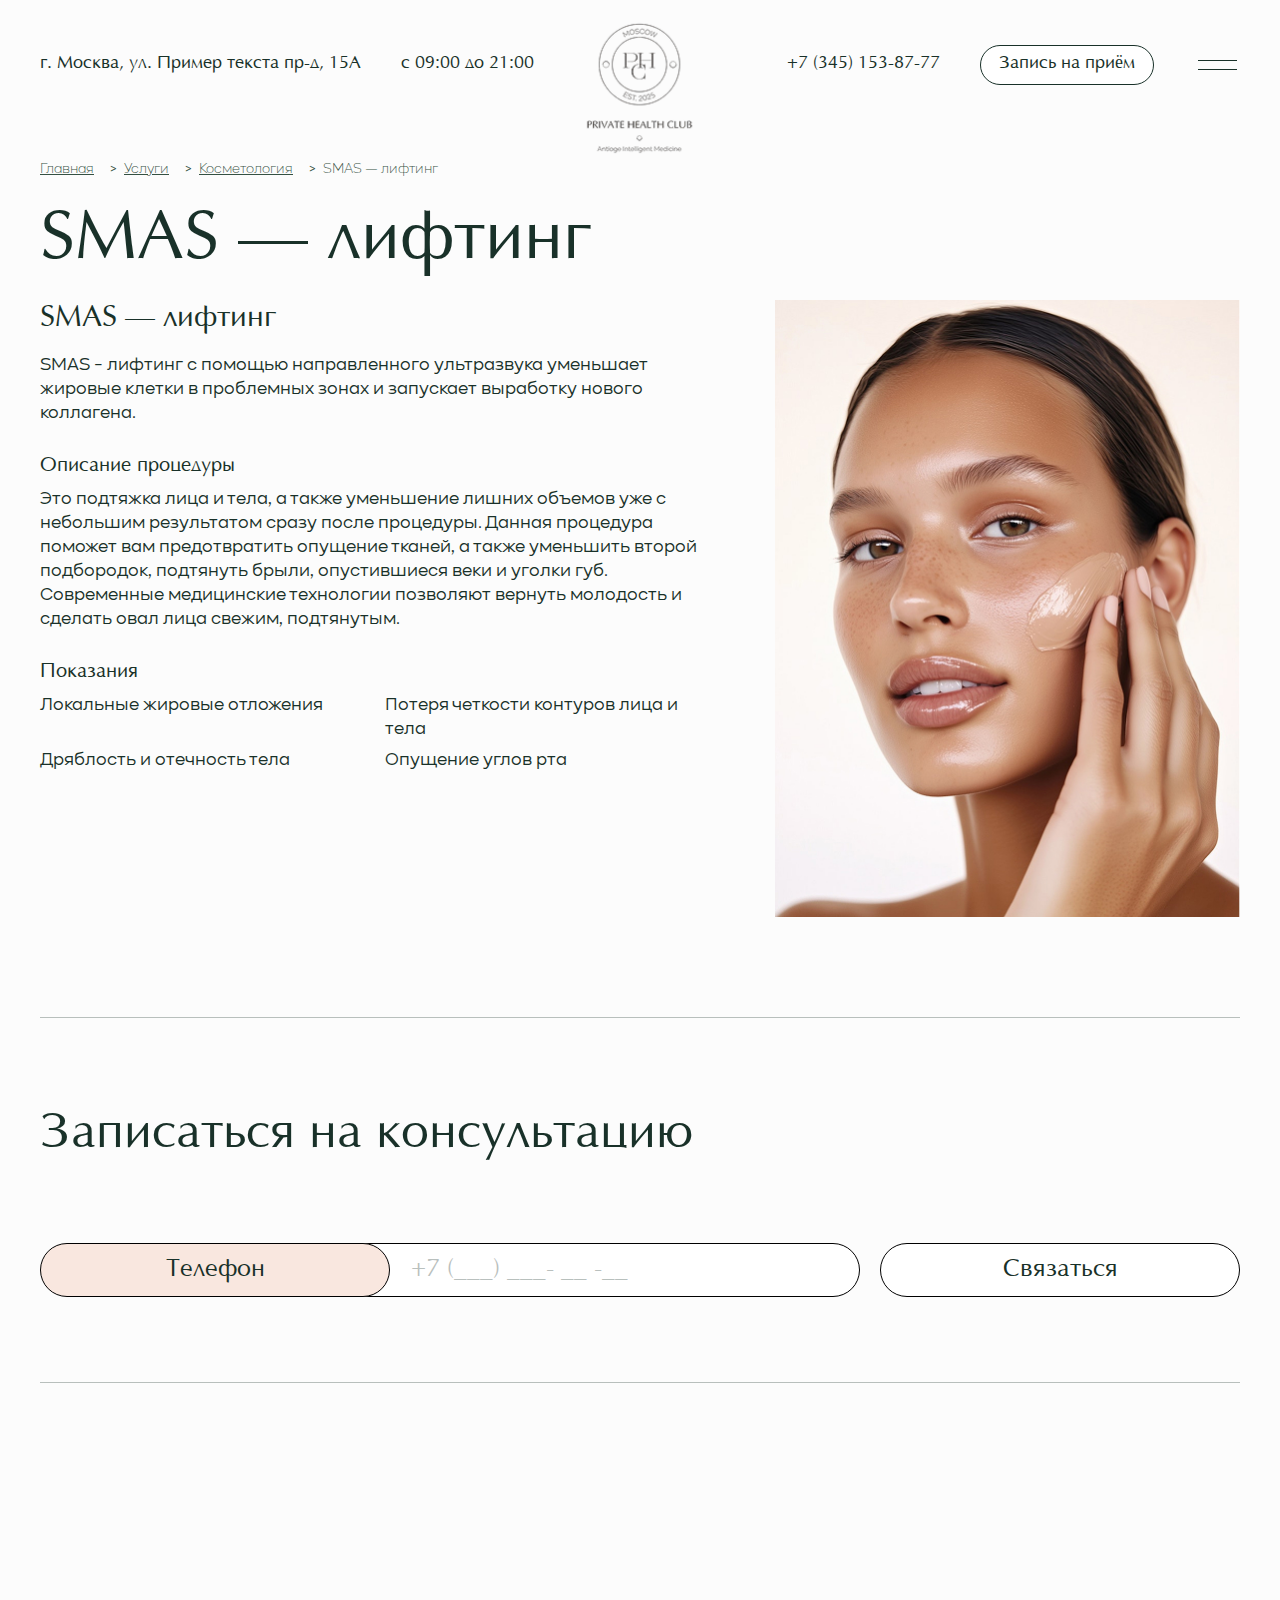
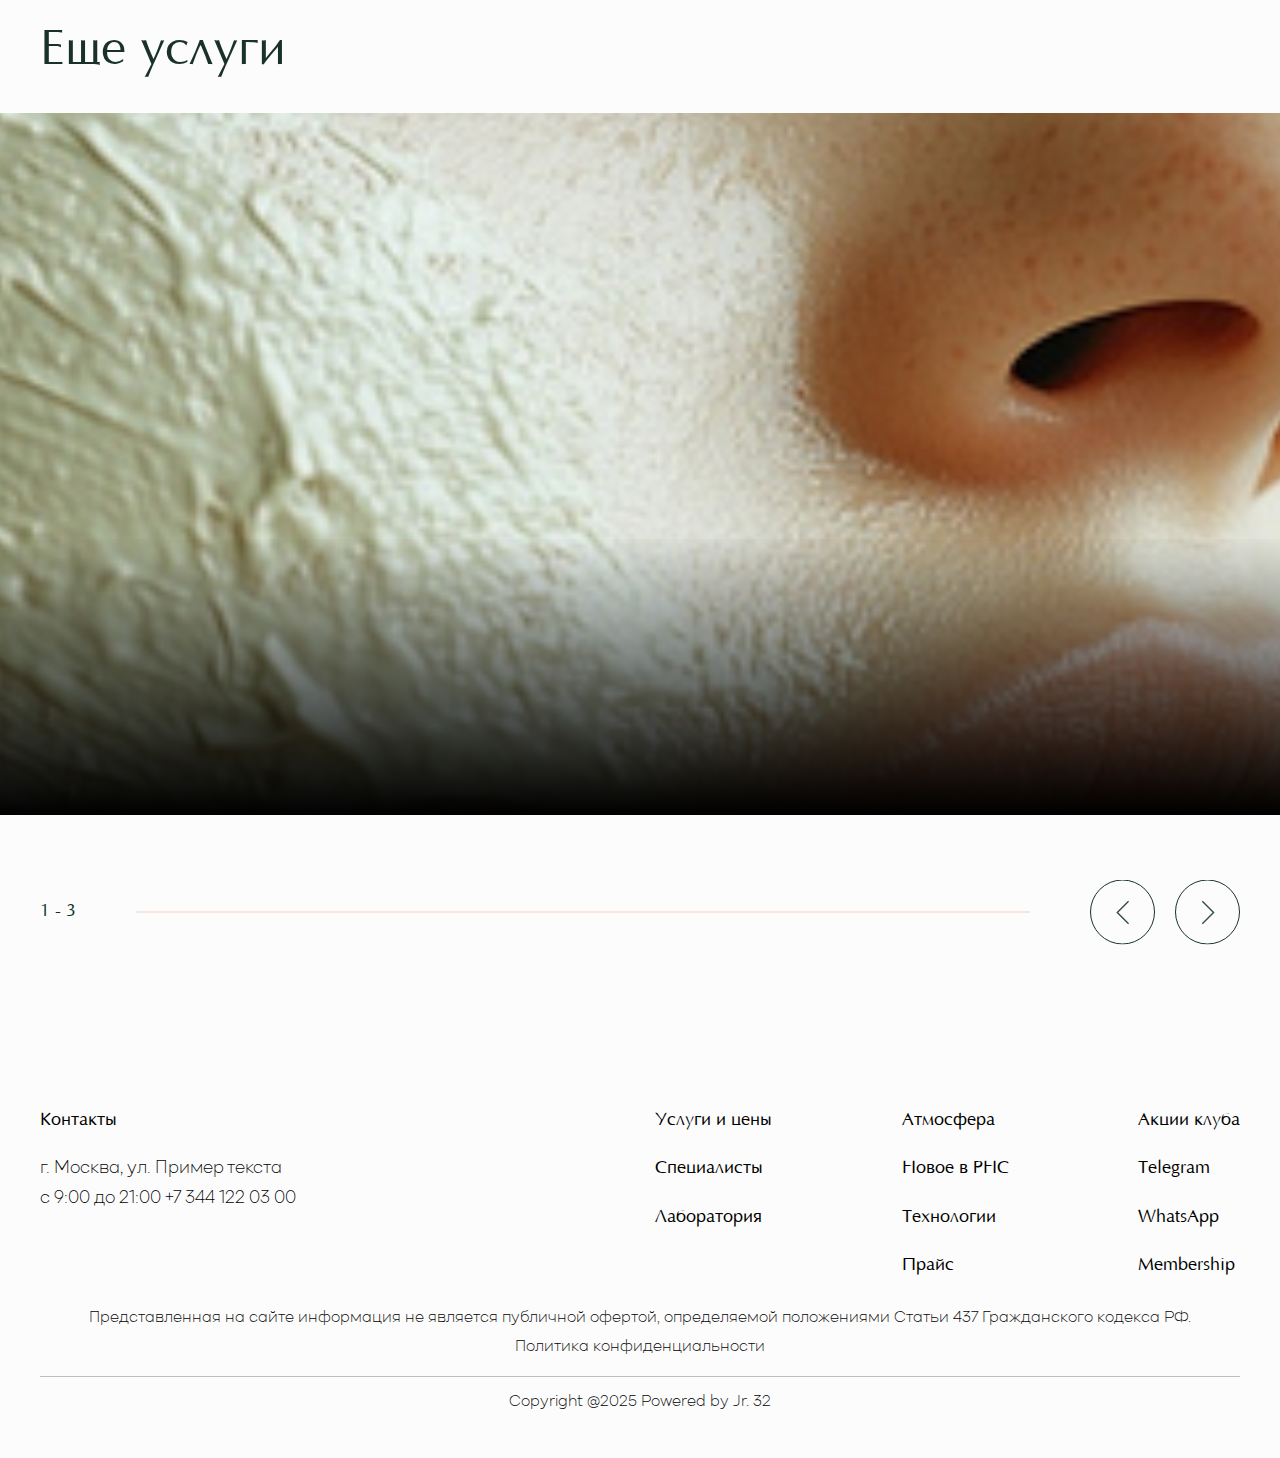
<file: usluga.html>
<!DOCTYPE html>

<html lang="ru">

<head>
	<meta charset="utf-8" />
	<title>usluga</title>
	<meta name="description" content="" />
	<meta http-equiv="X-UA-Compatible" content="IE=edge" />
	<meta name="viewport" content="width=device-width, initial-scale=1.0, maximum-scale=1.0, user-scalable=no">
    

    <link rel="stylesheet" href="css/fontawesome-all.css" />
    <link rel="stylesheet" href="css/slick.css" />
    <link rel="stylesheet" href="css/slick-theme.css" />
    <link rel="stylesheet" href="css/jquery.fancybox.css" />
    <link rel="stylesheet" href="https://cdn.jsdelivr.net/npm/swiper@11/swiper-bundle.min.css" />
    <link rel="stylesheet" href="css/fonts.css" />
    <link rel="stylesheet" href="css/reset.css" />
    <link rel="stylesheet" href="css/style.css" />
    <link rel="stylesheet" href="css/media.css" />
	
	

</head>
<body>

    <!-- MENU
    ================================= -->
    <div class="menu">
        <div class="menu-close"></div>
        <div class="menu__head">
            <div class="header__cols">
                <div class="header__left">
                    <div class="header__logo mob">
                        <a href="">
                            <img src="img/header/logo_mob.png" alt="">
                        </a>
                    </div>
                </div>
                <div class="header__right">
                    <a href="" class="mob-phone"></a>                    
                </div>
            </div>
        </div>
        <div class="container">
            <div class="menu__cols">
                <div class="menu__left">
                    <div class="nav">
                        <ul>
                            <li><a href="" class="nav-drop">Услуги и цены <i class="i-down"></i></a>
                                <ul>
                                    <li><a href="">Медицина долголетия</a></li>
                                    <li><a href="">Косметология</a></li>
                                    <li><a href="">Эндокринология</a></li>
                                    <li><a href="">Чекап</a></li>
                                    <li><a href="">Пептиды</a></li>
                                    <li><a href="">Тело</a></li>
                                </ul>
                            </li>
                            <li><a href="">Специалисты</a></li>
                            <li><a href="">Лаборатория</a></li>
                            <li><a href="">Атмосфера</a></li>
                            <li><a href="">Новое в PHC</a></li>
                            <li><a href="">Технологии</a></li>
                            <li><a href="">Акции клуба</a></li>
                            <li><a href="">Контакты</a></li>
                            <li><a href="">Membership</a></li>
                        </ul>
                    </div>
                </div>
                <div class="menu__center">
                    <div class="pic">
                        <img src="img/menu/pic_1.jpg" alt="">
                    </div>
                </div>
                <div class="menu__right">
                    <div class="top">
                        <div class="soc">
                            <div class="soc__item">
                                <a href="">Telegram</a>
                            </div>
                            <div class="soc__item">
                                <a href="">WhatsApp</a>
                            </div>
                            <div class="soc__item">
                                <a href="">Instagram</a>
                            </div>
                        </div>
                    </div>
                    <div class="bottom">
                        <div class="subtitle hidd1199">Контакты</div>
                        <p>г. Москва,<br class="hidd1199"> ул. Пример текста<br> c 9:00 до 21:00<br> <a href="">+7 344 122 03 00</a></p>
                    </div>
                </div>
            </div>
        </div>
    </div>
    
    <!-- HEADER
    ================================= -->
    <div class="header header_inner">
        <div class="container">
            <div class="header__logo des">
                <a href="">
                    <img src="img/header/logo.png" alt="">
                </a>
            </div>
            <div class="header__cols">
                <div class="header__left">
                    <div class="header__logo mob">
                        <a href="">
                            <img src="img/header/logo_mob.png" alt="">
                        </a>
                    </div>
                    <div class="header__place dark hidd1200">г. Москва, ул. Пример текста пр-д, 15А</div>
                    <div class="header__time dark hidd1200">с 09:00 до 21:00</div>
                </div>
                <div class="header__right">
                    <a href="" class="mob-phone"></a>
                    <div class="header__phone dark hidd1200">
                        <a href="">+7 (345) 153-87-77</a>
                    </div>
                    <a href="" class="btn btn-border btn-header hidd1200">Запись на приём</a>
                    <div class="burger dark"></div>
                </div>
            </div>
        </div>
    </div>

    <!-- CONTENT
    ================================= -->
    <div class="content">
        <div class="container">
            <div class="breadcrumbs">
                <ul>
                    <li><a href="">Главная</a></li>
                    <li><a href="">Услуги</a></li>
                    <li><a href="">Косметология</a></li>
                    <li>SMAS — лифтинг</li>
                </ul>                
            </div>
            <h1>SMAS — лифтинг</h1>
            <div class="card">
                <div class="card__cols">
                    <div class="card__left">
                        <h2 class="title">SMAS — лифтинг</h2>
                        <div class="item">
                            <p>SMAS - лифтинг с помощью направленного ультразвука уменьшает жировые клетки в проблемных зонах и запускает выработку нового коллагена.</p>
                        </div>
                        <div class="item">
                            <h3 class="subtitle">Описание процедуры</h3>
                            <p>Это подтяжка лица и тела, а также уменьшение лишних объемов уже с небольшим результатом сразу после процедуры. Данная процедура поможет вам предотвратить опущение тканей, а также уменьшить второй подбородок, подтянуть брыли, опустившиеся веки и уголки губ. Современные медицинские технологии позволяют вернуть молодость и сделать овал лица свежим, подтянутым.</p>
                        </div>
                        <div class="item">
                            <div class="subtitle">Показания</div>
                            <div class="cols">
                                <div class="col w50">
                                    <p>Локальные жировые отложения</p>
                                </div>
                                <div class="col w50">
                                    <p>Потеря четкости контуров лица и тела</p>
                                </div>
                                <div class="col w50">
                                    <p>Дряблость и отечность тела</p>
                                </div>
                                <div class="col w50">
                                    <p>Опущение углов рта</p>
                                </div>
                            </div>
                        </div>
                    </div>
                    <div class="card__right">
                        <div class="pic">
                            <img src="img/card/pic_1.jpg" alt="">
                        </div>
                    </div>
                </div>
            </div>
            <div class="feedback pad-bot-0-mob">
                <div class="border border-none-mob">
                    <h2 class="title t-center-mob">Записаться на консультацию</h2>
                    <div class="consult">
                        <form>
                            <div class="consult__cols">
                                <div class="consult__left">
                                    <div class="consult__in">
                                        <div class="consult__title">Телефон</div>
                                        <input class="consult__input mask" type="text" name="" placeholder="+7 (___) ___- __ -__">
                                    </div>
                                </div>
                                <div class="consult__right">
                                    <button class="btn btn-big btn-consult">Связаться</button>
                                </div>
                            </div>
                        </form>
                    </div>
                </div>
            </div>
        </div>
    </div>

    <!-- SERV
    ================================= -->
    <div class="section overflow-hidden">
        <div class="container">
            <h2 class="title-block sm">Еще услуги</h2>
            <div class="serv serv-2">
                <div class="serv__left serv__right">
                    <div class="swiper swiper-serv" id="serv-slider-2">
                        <div class="swiper-wrapper">
                            <div class="swiper-slide">
                                <div class="item">
                                    <a href="">
                                        <div class="in bg">
                                            <div class="pic">
                                                <img src="img/serv/pic_1.jpg" alt="">
                                            </div>
                                            <div class="front">
                                                <h3 class="title"><i></i> Пептиды</h3>
                                            </div>
                                        </div>
                                    </a>
                                </div>
                            </div>
                            <div class="swiper-slide">
                                <div class="item">
                                    <a href="">
                                        <div class="in bg">
                                            <div class="pic">
                                                <img src="img/serv/pic_1.jpg" alt="">
                                            </div>
                                            <div class="front">
                                                <h3 class="title"><i></i> Пептиды</h3>
                                            </div>
                                        </div>
                                    </a>
                                </div>
                            </div>
                            <div class="swiper-slide">
                                <div class="item">
                                    <a href="">
                                        <div class="in bg">
                                            <div class="pic">
                                                <img src="img/serv/pic_2.jpg" alt="">
                                            </div>
                                            <div class="front">
                                                <h3 class="title"><i></i> Косметология</h3>
                                            </div>
                                        </div>
                                    </a>
                                </div>
                            </div>
                            <div class="swiper-slide">
                                <div class="item">
                                    <a href="">
                                        <div class="in bg">
                                            <div class="pic">
                                                <img src="img/serv/pic_3.jpg" alt="">
                                            </div>
                                            <div class="front">
                                                <h3 class="title"><i></i> Тело</h3>
                                            </div>
                                        </div>
                                    </a>
                                </div>
                            </div>
                            <div class="swiper-slide">
                                <div class="item">
                                    <a href="">
                                        <div class="in bg">
                                            <div class="pic">
                                                <img src="img/serv/pic_3.jpg" alt="">
                                            </div>
                                            <div class="front">
                                                <h3 class="title"><i></i> Тело</h3>
                                            </div>
                                        </div>
                                    </a>
                                </div>
                            </div>
                            <div class="swiper-slide">
                                <div class="item">
                                    <a href="">
                                        <div class="in bg">
                                            <div class="pic">
                                                <img src="img/serv/pic_3.jpg" alt="">
                                            </div>
                                            <div class="front">
                                                <h3 class="title"><i></i> Тело</h3>
                                            </div>
                                        </div>
                                    </a>
                                </div>
                            </div>
                            <div class="swiper-slide">
                                <div class="item">
                                    <a href="">
                                        <div class="in bg">
                                            <div class="pic">
                                                <img src="img/serv/pic_3.jpg" alt="">
                                            </div>
                                            <div class="front">
                                                <h3 class="title"><i></i> Тело</h3>
                                            </div>
                                        </div>
                                    </a>
                                </div>
                            </div>
                        </div>
                    </div>
                </div>
                <div class="controls">
                    <div class="custom-pagination" id="serv-pagination-2">
                      <div class="fraction">1 - 3</div>
                      <div class="progressbar">
                        <div class="progressbar-fill"></div>
                      </div>
                    </div>
                    <div class="arrow-app arrow-serv-2">
                        <div class="prev arrow-app__prev swiper-button-prev"></div>
                        <div class="next arrow-app__next swiper-button-next"></div> 
                    </div>
                </div>
            </div>
        </div>
    </div>

    <!-- FOOTER
    ================================= --> 
    <div class="footer">
        <div class="container">
            <div class="footer__top">
                <div class="cols">
                    <div class="col w50">
                        <div class="subtitle">Контакты</div>
                        <p class="footer__place">г. Москва, ул. Пример текста<br> c 9:00 до 21:00  +7 344 122 03 00</p>
                    </div>
                    <div class="col w50">
                        <div class="items des">
                            <div class="item">
                                <ul class="footer-nav">
                                    <li><a href="">Услуги и цены</a></li>
                                    <li><a href="">Специалисты</a></li>
                                    <li><a href="">Лаборатория</a></li>
                                </ul>
                            </div>
                            <div class="item">
                                <ul class="footer-nav">
                                    <li><a href="">Атмосфера</a></li>
                                    <li><a href="">Новое в PHC</a></li>
                                    <li><a href="">Технологии</a></li>
                                    <li><a href="">Прайс</a></li>
                                </ul>
                            </div>
                            <div class="item">
                                <ul class="footer-nav">
                                    <li><a href="">Акции клуба</a></li>
                                    <li><a href="">Telegram</a></li>
                                    <li><a href="">WhatsApp</a></li>
                                    <li><a href="">Membership</a></li>
                                </ul>
                            </div>
                        </div> 
                        <div class="items mob">
                            <div class="item">
                                <ul class="footer-nav">
                                    <li><a href="">WhatsApp</a></li>
                                    <li><a href="">Telegram</a></li>
                                    <li><a href="">Атмосфера</a></li>
                                    <li><a href="">Новое в PHC</a></li>
                                    <li><a href="">Технологии</a></li>
                                    <li><a href="">Прайс</a></li>
                                </ul>
                            </div>
                            <div class="item">
                                <ul class="footer-nav">
                                    <li><a href="">Услуги и цены </a></li>
                                    <li><a href="">Специалисты</a></li>
                                    <li><a href="">Лаборатория</a></li>
                                    <li><a href="">Акции клуба</a></li>
                                    <li><a href="">Контакты</a></li>
                                    <li><a href="">Membership</a></li>
                                </ul>
                            </div>
                        </div>                       
                    </div>                    
                </div>
            </div>
            <div class="footer__middle">
                <p>Представленная на сайте информация не является публичной офертой, определяемой положениями Статьи 437 Гражданского кодекса РФ.</p>
                <p><a href="">Политика конфиденциальности</a></p>
            </div>
            <div class="footer__bottom">
                <div class="copyright">Copyright @2025 Powered by Jr. 32</div>
            </div>
        </div>
    </div>
    
    
    
    <script src="https://code.jquery.com/jquery-3.7.1.min.js" integrity="sha256-/JqT3SQfawRcv/BIHPThkBvs0OEvtFFmqPF/lYI/Cxo=" crossorigin="anonymous"></script>
    <script src="libs/jquery.fancybox.js"></script>
    <script src="libs/slick.min.js"></script> 
    <script src="https://cdn.jsdelivr.net/npm/swiper@11/swiper-bundle.min.js"></script>
    <script src="libs/jquery.maskedinput.js"></script>
    <script src="js/common.js"></script>
 

   
    
</body>
</html>
</file>
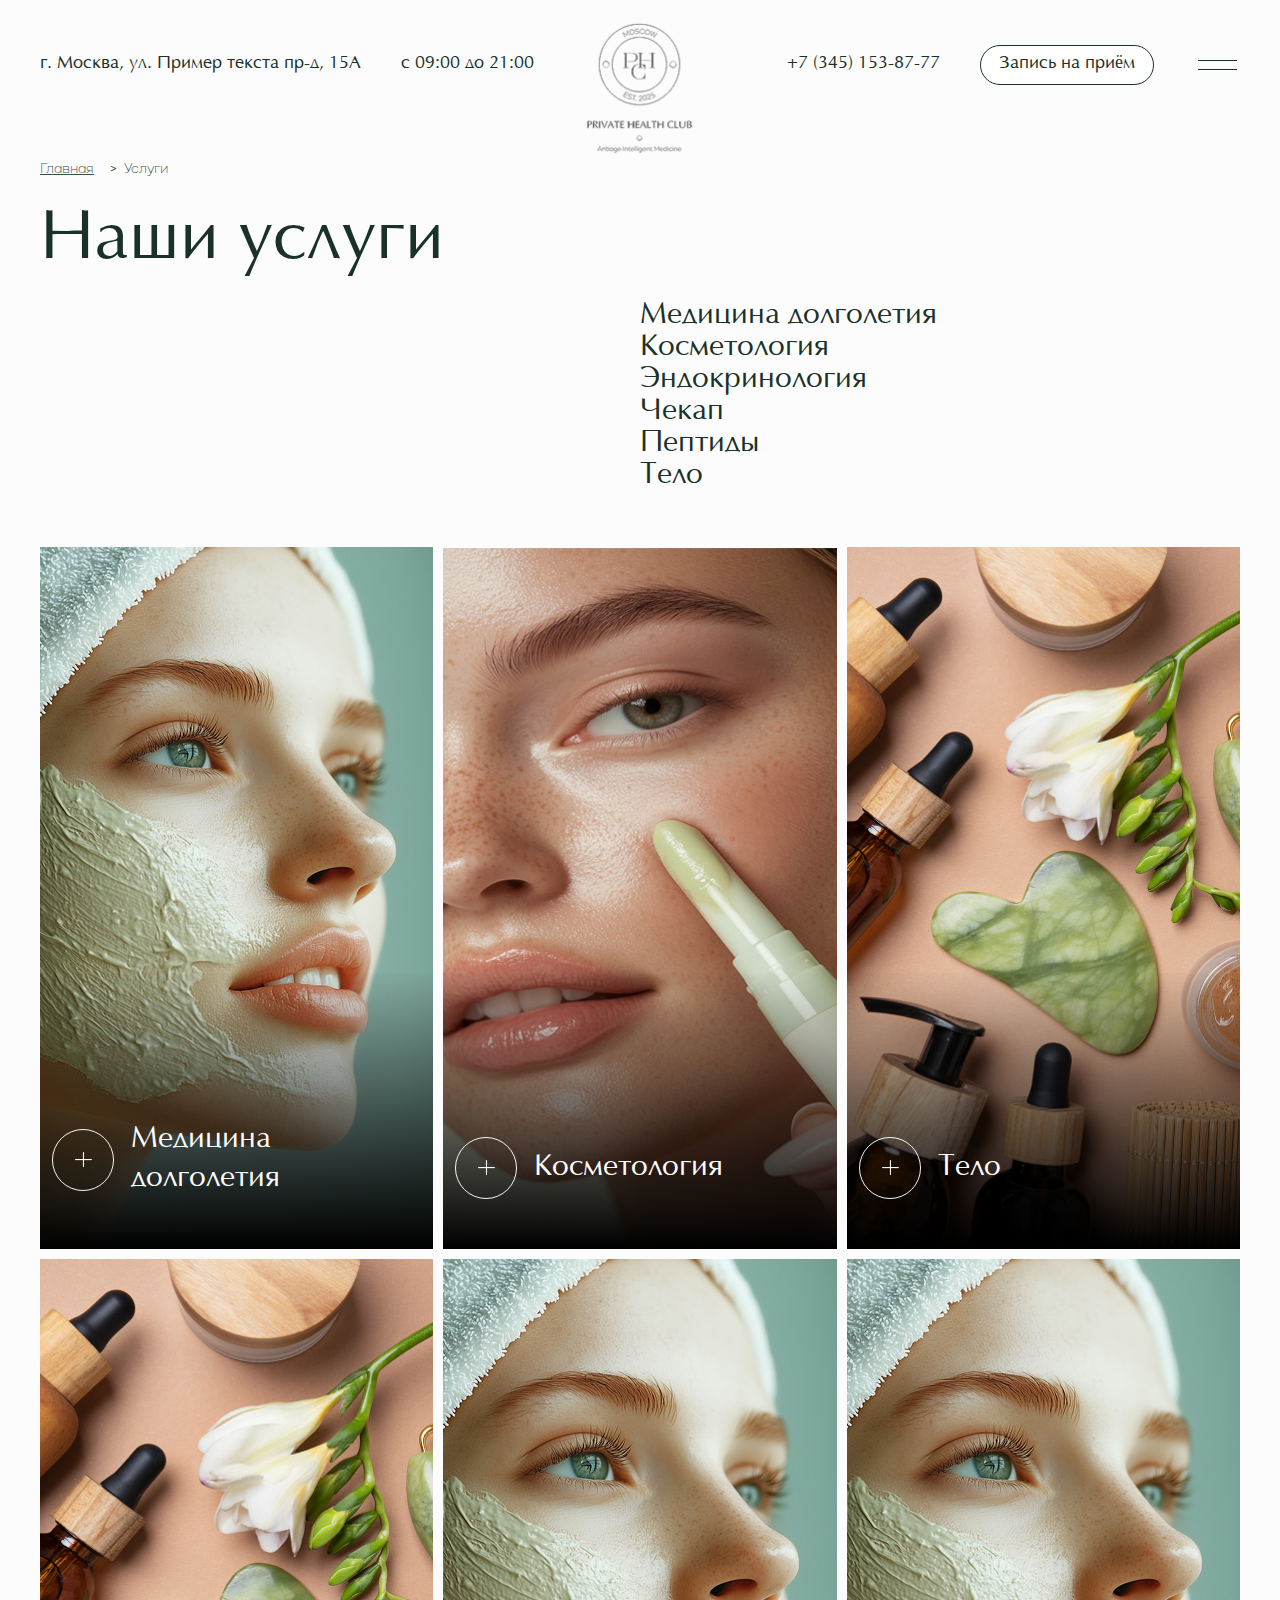
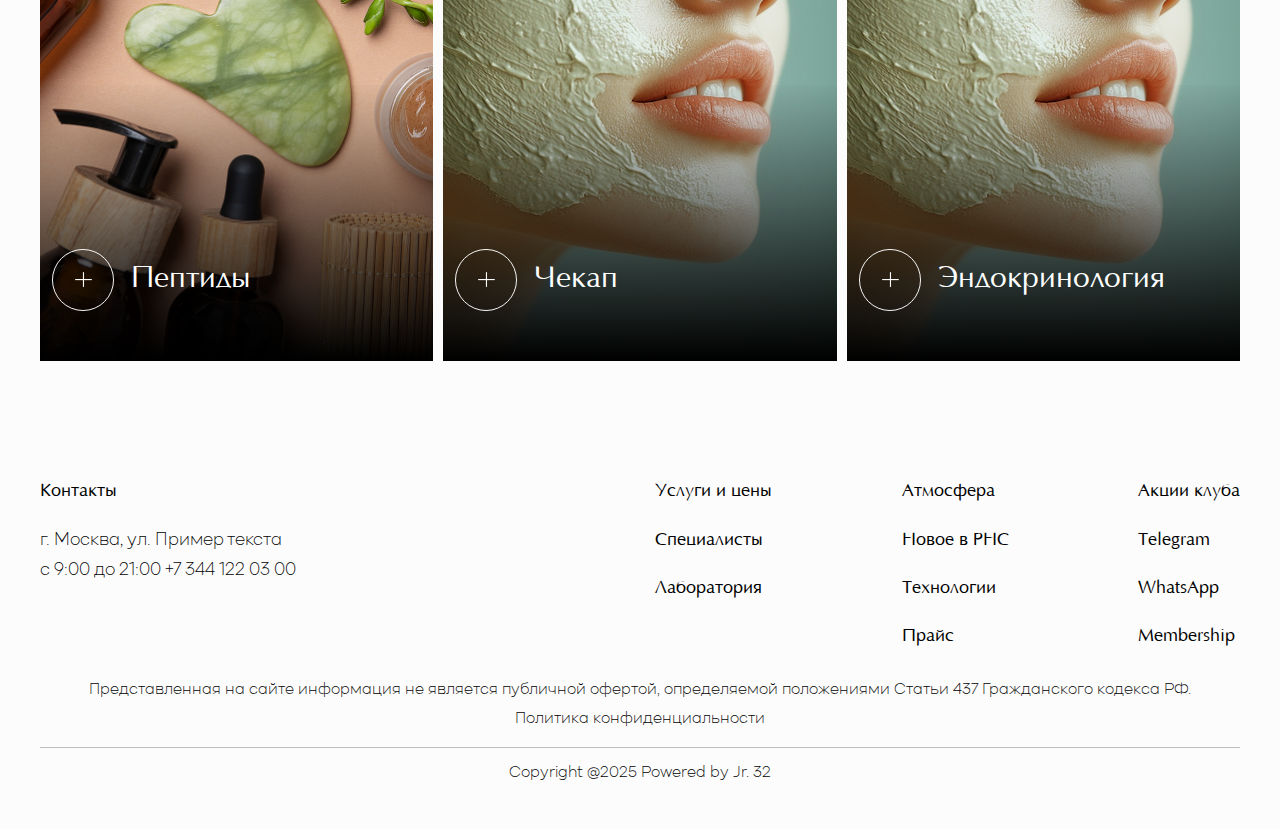
<file: uslugi.html>
<!DOCTYPE html>

<html lang="ru">

<head>
	<meta charset="utf-8" />
	<title>uslugi</title>
	<meta name="description" content="" />
	<meta http-equiv="X-UA-Compatible" content="IE=edge" />
	<meta name="viewport" content="width=device-width, initial-scale=1.0, maximum-scale=1.0, user-scalable=no">
    

    <link rel="stylesheet" href="css/fontawesome-all.css" />
    <link rel="stylesheet" href="css/slick.css" />
    <link rel="stylesheet" href="css/slick-theme.css" />
    <link rel="stylesheet" href="css/jquery.fancybox.css" />
    <link rel="stylesheet" href="https://cdn.jsdelivr.net/npm/swiper@11/swiper-bundle.min.css" />
    <link rel="stylesheet" href="css/fonts.css" />
    <link rel="stylesheet" href="css/reset.css" />
    <link rel="stylesheet" href="css/style.css" />
    <link rel="stylesheet" href="css/media.css" />
	
	

</head>
<body>

    <!-- MENU
    ================================= -->
    <div class="menu">
        <div class="menu-close"></div>
        <div class="menu__head">
            <div class="header__cols">
                <div class="header__left">
                    <div class="header__logo mob">
                        <a href="">
                            <img src="img/header/logo_mob.png" alt="">
                        </a>
                    </div>
                </div>
                <div class="header__right">
                    <a href="" class="mob-phone"></a>                    
                </div>
            </div>
        </div>
        <div class="container">
            <div class="menu__cols">
                <div class="menu__left">
                    <div class="nav">
                        <ul>
                            <li><a href="" class="nav-drop">Услуги и цены <i class="i-down"></i></a>
                                <ul>
                                    <li><a href="">Медицина долголетия</a></li>
                                    <li><a href="">Косметология</a></li>
                                    <li><a href="">Эндокринология</a></li>
                                    <li><a href="">Чекап</a></li>
                                    <li><a href="">Пептиды</a></li>
                                    <li><a href="">Тело</a></li>
                                </ul>
                            </li>
                            <li><a href="">Специалисты</a></li>
                            <li><a href="">Лаборатория</a></li>
                            <li><a href="">Атмосфера</a></li>
                            <li><a href="">Новое в PHC</a></li>
                            <li><a href="">Технологии</a></li>
                            <li><a href="">Акции клуба</a></li>
                            <li><a href="">Контакты</a></li>
                            <li><a href="">Membership</a></li>
                        </ul>
                    </div>
                </div>
                <div class="menu__center">
                    <div class="pic">
                        <img src="img/menu/pic_1.jpg" alt="">
                    </div>
                </div>
                <div class="menu__right">
                    <div class="top">
                        <div class="soc">
                            <div class="soc__item">
                                <a href="">Telegram</a>
                            </div>
                            <div class="soc__item">
                                <a href="">WhatsApp</a>
                            </div>
                            <div class="soc__item">
                                <a href="">Instagram</a>
                            </div>
                        </div>
                    </div>
                    <div class="bottom">
                        <div class="subtitle hidd1199">Контакты</div>
                        <p>г. Москва,<br class="hidd1199"> ул. Пример текста<br> c 9:00 до 21:00<br> <a href="">+7 344 122 03 00</a></p>
                    </div>
                </div>
            </div>
        </div>
    </div>
    
    <!-- HEADER
    ================================= -->
    <div class="header header_inner">
        <div class="container">
            <div class="header__logo des">
                <a href="">
                    <img src="img/header/logo.png" alt="">
                </a>
            </div>
            <div class="header__cols">
                <div class="header__left">
                    <div class="header__logo mob">
                        <a href="">
                            <img src="img/header/logo_mob.png" alt="">
                        </a>
                    </div>
                    <div class="header__place dark hidd1200">г. Москва, ул. Пример текста пр-д, 15А</div>
                    <div class="header__time dark hidd1200">с 09:00 до 21:00</div>
                </div>
                <div class="header__right">
                    <a href="" class="mob-phone"></a>
                    <div class="header__phone dark hidd1200">
                        <a href="">+7 (345) 153-87-77</a>
                    </div>
                    <a href="" class="btn btn-border btn-header hidd1200">Запись на приём</a>
                    <div class="burger dark"></div>
                </div>
            </div>
        </div>
    </div>

    <!-- CONTENT
    ================================= -->
    <div class="content">
        <div class="container">
            <div class="breadcrumbs">
                <ul>
                    <li><a href="">Главная</a></li>
                    <li>Услуги</li>
                </ul>                
            </div>
            <h1>Наши услуги</h1>
            <div class="content__head">
                <ul class="serv__list">
                    <li><a href="">Медицина долголетия</a></li>
                    <li><a href="">Косметология</a></li>
                    <li><a href="">Эндокринология</a></li>
                    <li><a href="">Чекап</a></li>
                    <li><a href="">Пептиды</a></li>
                    <li><a href="">Тело</a></li>
                </ul>
            </div>
            <div class="serv">
                <div class="items">
                    <div class="item w33">
                        <a href="">
                            <div class="in bg">
                                <div class="pic">
                                    <img src="img/serv/pic_1.jpg" alt="">
                                </div>
                                <div class="front">
                                    <h3 class="title"><i></i> Медицина долголетия</h3>
                                </div>
                            </div>
                        </a>
                    </div>
                    <div class="item w33">
                        <a href="">
                            <div class="in bg">
                                <div class="pic">
                                    <img src="img/serv/pic_2.jpg" alt="">
                                </div>
                                <div class="front">
                                    <h3 class="title"><i></i> Косметология</h3>
                                </div>
                            </div>
                        </a>
                    </div>
                    <div class="item w33">
                        <a href="">
                            <div class="in bg">
                                <div class="pic">
                                    <img src="img/serv/pic_3.jpg" alt="">
                                </div>
                                <div class="front">
                                    <h3 class="title"><i></i> Тело</h3>
                                </div>
                            </div>
                        </a>
                    </div>
                    <div class="item w33">
                        <a href="">
                            <div class="in bg">
                                <div class="pic">
                                    <img src="img/serv/pic_3.jpg" alt="">
                                </div>
                                <div class="front">
                                    <h3 class="title"><i></i> Пептиды</h3>
                                </div>
                            </div>
                        </a>
                    </div>
                    <div class="item w33">
                        <a href="">
                            <div class="in bg">
                                <div class="pic">
                                    <img src="img/serv/pic_1.jpg" alt="">
                                </div>
                                <div class="front">
                                    <h3 class="title"><i></i> Чекап</h3>
                                </div>
                            </div>
                        </a>
                    </div>
                    <div class="item w33">
                        <a href="">
                            <div class="in bg">
                                <div class="pic">
                                    <img src="img/serv/pic_1.jpg" alt="">
                                </div>
                                <div class="front">
                                    <h3 class="title"><i></i> Эндокринология</h3>
                                </div>
                            </div>
                        </a>
                    </div>
                </div>
            </div>
        </div>
    </div>

    <!-- FOOTER
    ================================= --> 
    <div class="footer">
        <div class="container">
            <div class="footer__top">
                <div class="cols">
                    <div class="col w50">
                        <div class="subtitle">Контакты</div>
                        <p class="footer__place">г. Москва, ул. Пример текста<br> c 9:00 до 21:00  +7 344 122 03 00</p>
                    </div>
                    <div class="col w50">
                        <div class="items des">
                            <div class="item">
                                <ul class="footer-nav">
                                    <li><a href="">Услуги и цены</a></li>
                                    <li><a href="">Специалисты</a></li>
                                    <li><a href="">Лаборатория</a></li>
                                </ul>
                            </div>
                            <div class="item">
                                <ul class="footer-nav">
                                    <li><a href="">Атмосфера</a></li>
                                    <li><a href="">Новое в PHC</a></li>
                                    <li><a href="">Технологии</a></li>
                                    <li><a href="">Прайс</a></li>
                                </ul>
                            </div>
                            <div class="item">
                                <ul class="footer-nav">
                                    <li><a href="">Акции клуба</a></li>
                                    <li><a href="">Telegram</a></li>
                                    <li><a href="">WhatsApp</a></li>
                                    <li><a href="">Membership</a></li>
                                </ul>
                            </div>
                        </div> 
                        <div class="items mob">
                            <div class="item">
                                <ul class="footer-nav">
                                    <li><a href="">WhatsApp</a></li>
                                    <li><a href="">Telegram</a></li>
                                    <li><a href="">Атмосфера</a></li>
                                    <li><a href="">Новое в PHC</a></li>
                                    <li><a href="">Технологии</a></li>
                                    <li><a href="">Прайс</a></li>
                                </ul>
                            </div>
                            <div class="item">
                                <ul class="footer-nav">
                                    <li><a href="">Услуги и цены </a></li>
                                    <li><a href="">Специалисты</a></li>
                                    <li><a href="">Лаборатория</a></li>
                                    <li><a href="">Акции клуба</a></li>
                                    <li><a href="">Контакты</a></li>
                                    <li><a href="">Membership</a></li>
                                </ul>
                            </div>
                        </div>                       
                    </div>                    
                </div>
            </div>
            <div class="footer__middle">
                <p>Представленная на сайте информация не является публичной офертой, определяемой положениями Статьи 437 Гражданского кодекса РФ.</p>
                <p><a href="">Политика конфиденциальности</a></p>
            </div>
            <div class="footer__bottom">
                <div class="copyright">Copyright @2025 Powered by Jr. 32</div>
            </div>
        </div>
    </div>
    
    
    
    <script src="https://code.jquery.com/jquery-3.7.1.min.js" integrity="sha256-/JqT3SQfawRcv/BIHPThkBvs0OEvtFFmqPF/lYI/Cxo=" crossorigin="anonymous"></script>
    <script src="libs/jquery.fancybox.js"></script>
    <script src="libs/slick.min.js"></script> 
    <script src="https://cdn.jsdelivr.net/npm/swiper@11/swiper-bundle.min.js"></script>
    <script src="libs/jquery.maskedinput.js"></script>
    <script src="js/common.js"></script>
 

   
    
</body>
</html>
</file>
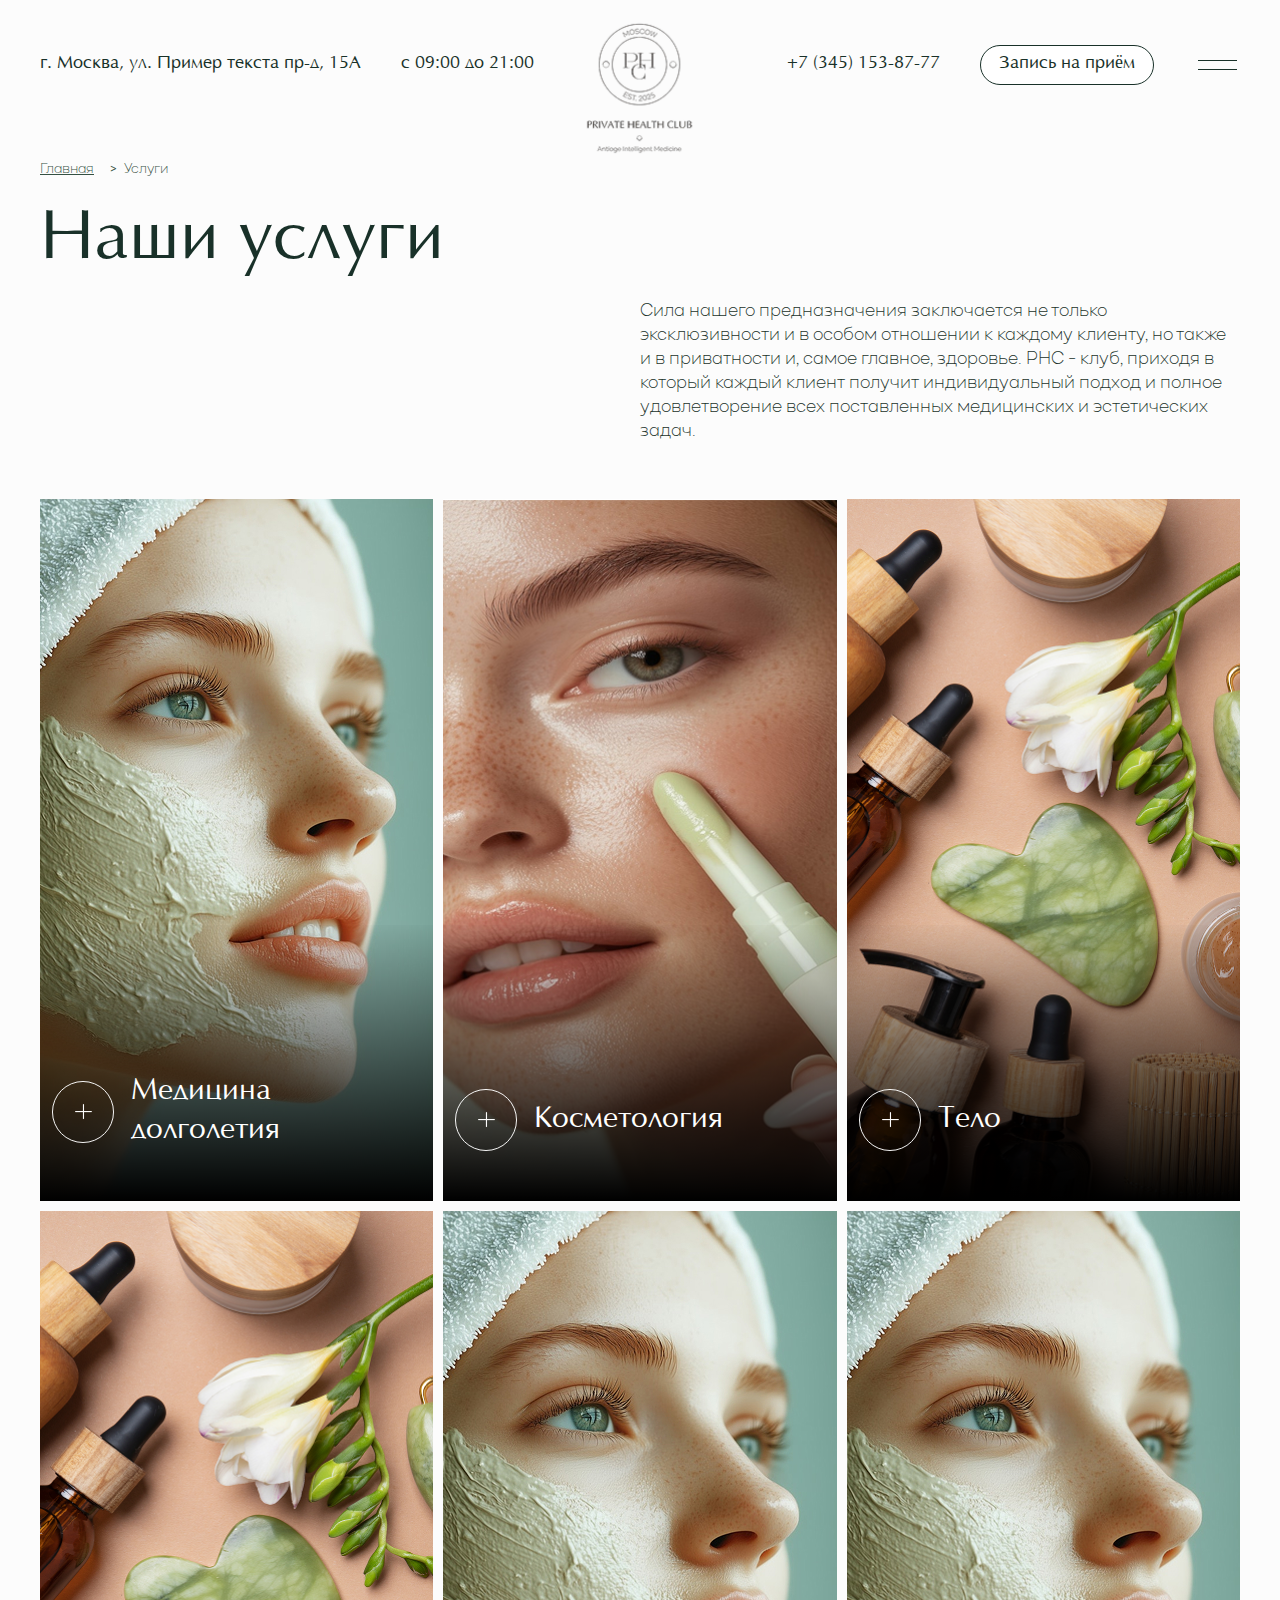
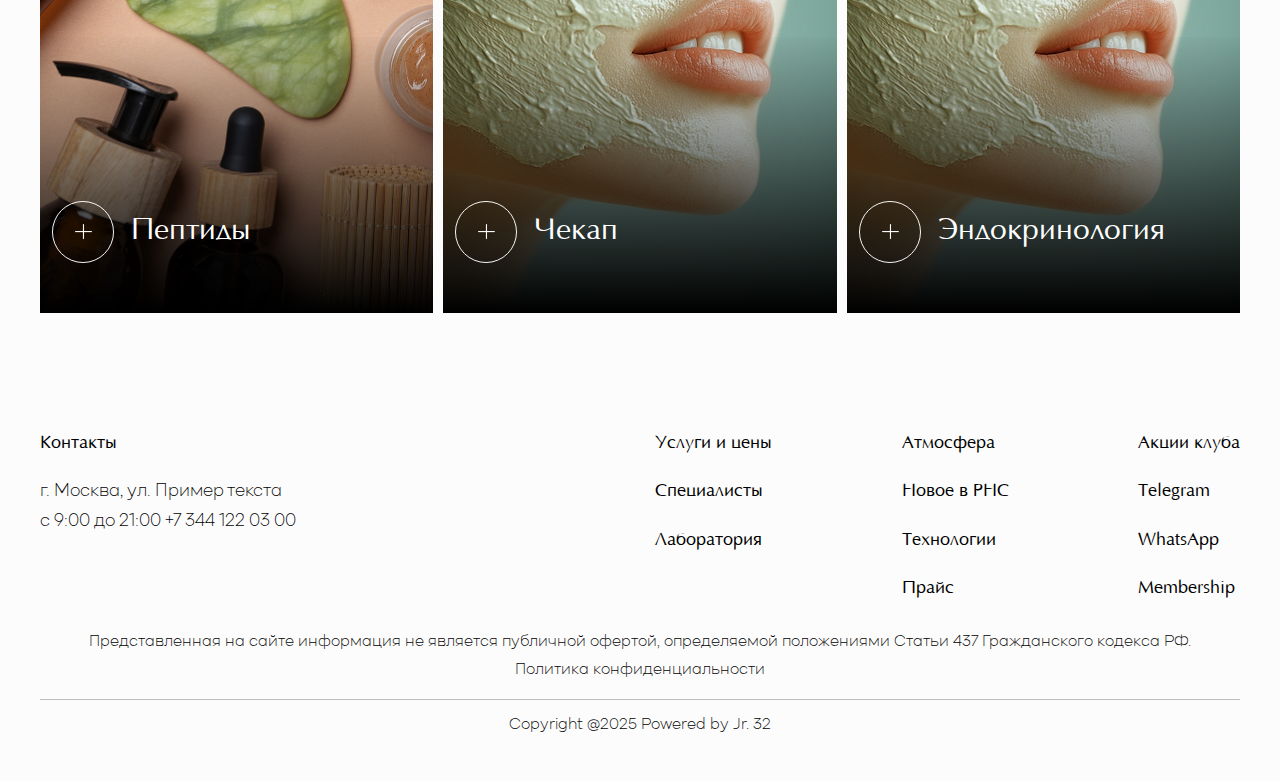
<file: uslugi_inner.html>
<!DOCTYPE html>

<html lang="ru">

<head>
	<meta charset="utf-8" />
	<title>uslugi_inner</title>
	<meta name="description" content="" />
	<meta http-equiv="X-UA-Compatible" content="IE=edge" />
	<meta name="viewport" content="width=device-width, initial-scale=1.0, maximum-scale=1.0, user-scalable=no">
    

    <link rel="stylesheet" href="css/fontawesome-all.css" />
    <link rel="stylesheet" href="css/slick.css" />
    <link rel="stylesheet" href="css/slick-theme.css" />
    <link rel="stylesheet" href="css/jquery.fancybox.css" />
    <link rel="stylesheet" href="https://cdn.jsdelivr.net/npm/swiper@11/swiper-bundle.min.css" />
    <link rel="stylesheet" href="css/fonts.css" />
    <link rel="stylesheet" href="css/reset.css" />
    <link rel="stylesheet" href="css/style.css" />
    <link rel="stylesheet" href="css/media.css" />
	
	

</head>
<body>

    <!-- MENU
    ================================= -->
    <div class="menu">
        <div class="menu-close"></div>
        <div class="menu__head">
            <div class="header__cols">
                <div class="header__left">
                    <div class="header__logo mob">
                        <a href="">
                            <img src="img/header/logo_mob.png" alt="">
                        </a>
                    </div>
                </div>
                <div class="header__right">
                    <a href="" class="mob-phone"></a>                    
                </div>
            </div>
        </div>
        <div class="container">
            <div class="menu__cols">
                <div class="menu__left">
                    <div class="nav">
                        <ul>
                            <li><a href="" class="nav-drop">Услуги и цены <i class="i-down"></i></a>
                                <ul>
                                    <li><a href="">Медицина долголетия</a></li>
                                    <li><a href="">Косметология</a></li>
                                    <li><a href="">Эндокринология</a></li>
                                    <li><a href="">Чекап</a></li>
                                    <li><a href="">Пептиды</a></li>
                                    <li><a href="">Тело</a></li>
                                </ul>
                            </li>
                            <li><a href="">Специалисты</a></li>
                            <li><a href="">Лаборатория</a></li>
                            <li><a href="">Атмосфера</a></li>
                            <li><a href="">Новое в PHC</a></li>
                            <li><a href="">Технологии</a></li>
                            <li><a href="">Акции клуба</a></li>
                            <li><a href="">Контакты</a></li>
                            <li><a href="">Membership</a></li>
                        </ul>
                    </div>
                </div>
                <div class="menu__center">
                    <div class="pic">
                        <img src="img/menu/pic_1.jpg" alt="">
                    </div>
                </div>
                <div class="menu__right">
                    <div class="top">
                        <div class="soc">
                            <div class="soc__item">
                                <a href="">Telegram</a>
                            </div>
                            <div class="soc__item">
                                <a href="">WhatsApp</a>
                            </div>
                            <div class="soc__item">
                                <a href="">Instagram</a>
                            </div>
                        </div>
                    </div>
                    <div class="bottom">
                        <div class="subtitle hidd1199">Контакты</div>
                        <p>г. Москва,<br class="hidd1199"> ул. Пример текста<br> c 9:00 до 21:00<br> <a href="">+7 344 122 03 00</a></p>
                    </div>
                </div>
            </div>
        </div>
    </div>
    
    <!-- HEADER
    ================================= -->
    <div class="header header_inner">
        <div class="container">
            <div class="header__logo des">
                <a href="">
                    <img src="img/header/logo.png" alt="">
                </a>
            </div>
            <div class="header__cols">
                <div class="header__left">
                    <div class="header__logo mob">
                        <a href="">
                            <img src="img/header/logo_mob.png" alt="">
                        </a>
                    </div>
                    <div class="header__place dark hidd1200">г. Москва, ул. Пример текста пр-д, 15А</div>
                    <div class="header__time dark hidd1200">с 09:00 до 21:00</div>
                </div>
                <div class="header__right">
                    <a href="" class="mob-phone"></a>
                    <div class="header__phone dark hidd1200">
                        <a href="">+7 (345) 153-87-77</a>
                    </div>
                    <a href="" class="btn btn-border btn-header hidd1200">Запись на приём</a>
                    <div class="burger dark"></div>
                </div>
            </div>
        </div>
    </div>

    <!-- CONTENT
    ================================= -->
    <div class="content">
        <div class="container">
            <div class="breadcrumbs">
                <ul>
                    <li><a href="">Главная</a></li>
                    <li>Услуги</li>
                </ul>                
            </div>
            <h1>Наши услуги</h1>
            <div class="content__head">
                <p>Сила нашего предназначения заключается не только эксклюзивности и в особом отношении к каждому клиенту, но также и в приватности и, самое главное, здоровье. PHC - клуб, приходя в который каждый клиент получит индивидуальный подход и полное удовлетворение всех поставленных медицинских и эстетических задач. </p>
            </div>
            <div class="serv">
                <div class="items">
                    <div class="item w33">
                        <a href="">
                            <div class="in bg">
                                <div class="pic">
                                    <img src="img/serv/pic_1.jpg" alt="">
                                </div>
                                <div class="front">
                                    <h3 class="title"><i></i> Медицина долголетия</h3>
                                </div>
                            </div>
                        </a>
                    </div>
                    <div class="item w33">
                        <a href="">
                            <div class="in bg">
                                <div class="pic">
                                    <img src="img/serv/pic_2.jpg" alt="">
                                </div>
                                <div class="front">
                                    <h3 class="title"><i></i> Косметология</h3>
                                </div>
                            </div>
                        </a>
                    </div>
                    <div class="item w33">
                        <a href="">
                            <div class="in bg">
                                <div class="pic">
                                    <img src="img/serv/pic_3.jpg" alt="">
                                </div>
                                <div class="front">
                                    <h3 class="title"><i></i> Тело</h3>
                                </div>
                            </div>
                        </a>
                    </div>
                    <div class="item w33">
                        <a href="">
                            <div class="in bg">
                                <div class="pic">
                                    <img src="img/serv/pic_3.jpg" alt="">
                                </div>
                                <div class="front">
                                    <h3 class="title"><i></i> Пептиды</h3>
                                </div>
                            </div>
                        </a>
                    </div>
                    <div class="item w33">
                        <a href="">
                            <div class="in bg">
                                <div class="pic">
                                    <img src="img/serv/pic_1.jpg" alt="">
                                </div>
                                <div class="front">
                                    <h3 class="title"><i></i> Чекап</h3>
                                </div>
                            </div>
                        </a>
                    </div>
                    <div class="item w33">
                        <a href="">
                            <div class="in bg">
                                <div class="pic">
                                    <img src="img/serv/pic_1.jpg" alt="">
                                </div>
                                <div class="front">
                                    <h3 class="title"><i></i> Эндокринология</h3>
                                </div>
                            </div>
                        </a>
                    </div>
                </div>
            </div>
        </div>
    </div>

    <!-- FOOTER
    ================================= --> 
    <div class="footer">
        <div class="container">
            <div class="footer__top">
                <div class="cols">
                    <div class="col w50">
                        <div class="subtitle">Контакты</div>
                        <p class="footer__place">г. Москва, ул. Пример текста<br> c 9:00 до 21:00  +7 344 122 03 00</p>
                    </div>
                    <div class="col w50">
                        <div class="items des">
                            <div class="item">
                                <ul class="footer-nav">
                                    <li><a href="">Услуги и цены</a></li>
                                    <li><a href="">Специалисты</a></li>
                                    <li><a href="">Лаборатория</a></li>
                                </ul>
                            </div>
                            <div class="item">
                                <ul class="footer-nav">
                                    <li><a href="">Атмосфера</a></li>
                                    <li><a href="">Новое в PHC</a></li>
                                    <li><a href="">Технологии</a></li>
                                    <li><a href="">Прайс</a></li>
                                </ul>
                            </div>
                            <div class="item">
                                <ul class="footer-nav">
                                    <li><a href="">Акции клуба</a></li>
                                    <li><a href="">Telegram</a></li>
                                    <li><a href="">WhatsApp</a></li>
                                    <li><a href="">Membership</a></li>
                                </ul>
                            </div>
                        </div> 
                        <div class="items mob">
                            <div class="item">
                                <ul class="footer-nav">
                                    <li><a href="">WhatsApp</a></li>
                                    <li><a href="">Telegram</a></li>
                                    <li><a href="">Атмосфера</a></li>
                                    <li><a href="">Новое в PHC</a></li>
                                    <li><a href="">Технологии</a></li>
                                    <li><a href="">Прайс</a></li>
                                </ul>
                            </div>
                            <div class="item">
                                <ul class="footer-nav">
                                    <li><a href="">Услуги и цены </a></li>
                                    <li><a href="">Специалисты</a></li>
                                    <li><a href="">Лаборатория</a></li>
                                    <li><a href="">Акции клуба</a></li>
                                    <li><a href="">Контакты</a></li>
                                    <li><a href="">Membership</a></li>
                                </ul>
                            </div>
                        </div>                       
                    </div>                    
                </div>
            </div>
            <div class="footer__middle">
                <p>Представленная на сайте информация не является публичной офертой, определяемой положениями Статьи 437 Гражданского кодекса РФ.</p>
                <p><a href="">Политика конфиденциальности</a></p>
            </div>
            <div class="footer__bottom">
                <div class="copyright">Copyright @2025 Powered by Jr. 32</div>
            </div>
        </div>
    </div>
    
    
    
    <script src="https://code.jquery.com/jquery-3.7.1.min.js" integrity="sha256-/JqT3SQfawRcv/BIHPThkBvs0OEvtFFmqPF/lYI/Cxo=" crossorigin="anonymous"></script>
    <script src="libs/jquery.fancybox.js"></script>
    <script src="libs/slick.min.js"></script> 
    <script src="https://cdn.jsdelivr.net/npm/swiper@11/swiper-bundle.min.js"></script>
    <script src="libs/jquery.maskedinput.js"></script>
    <script src="js/common.js"></script>
 

   
    
</body>
</html>
</file>
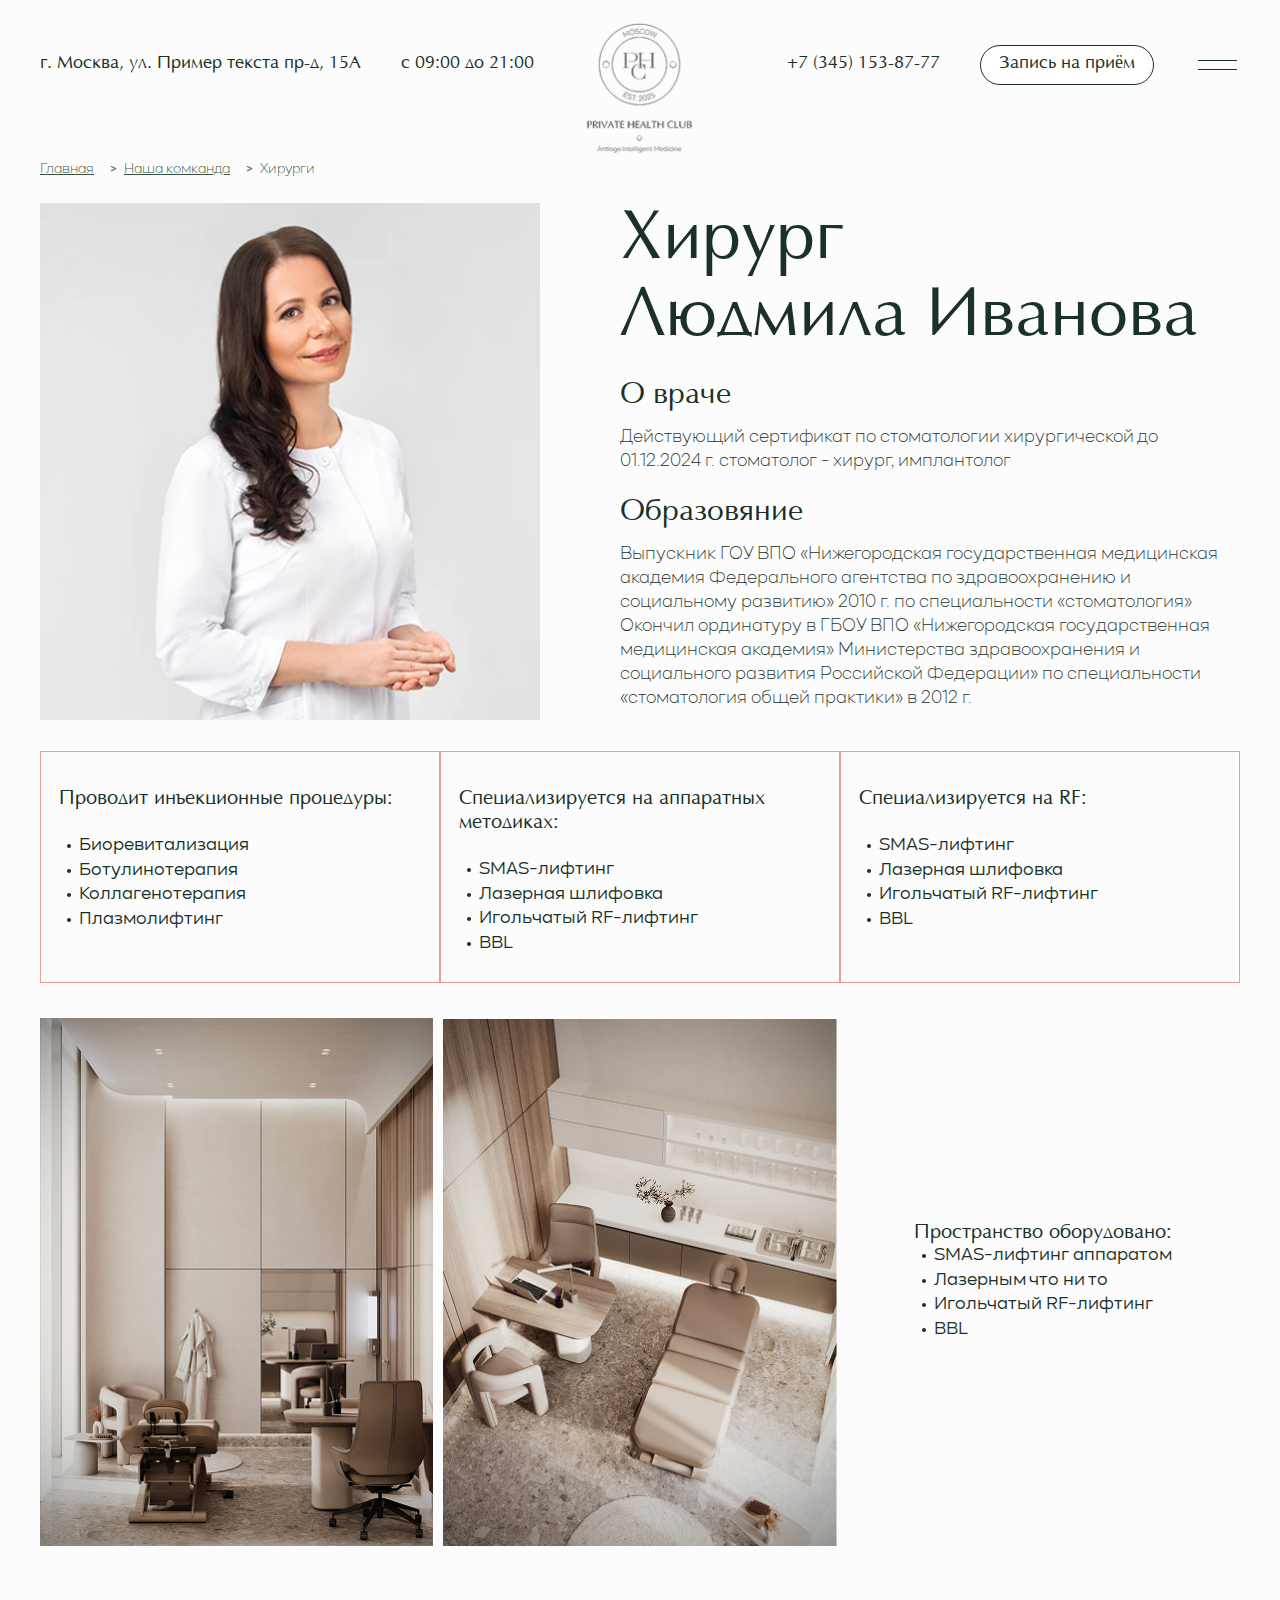
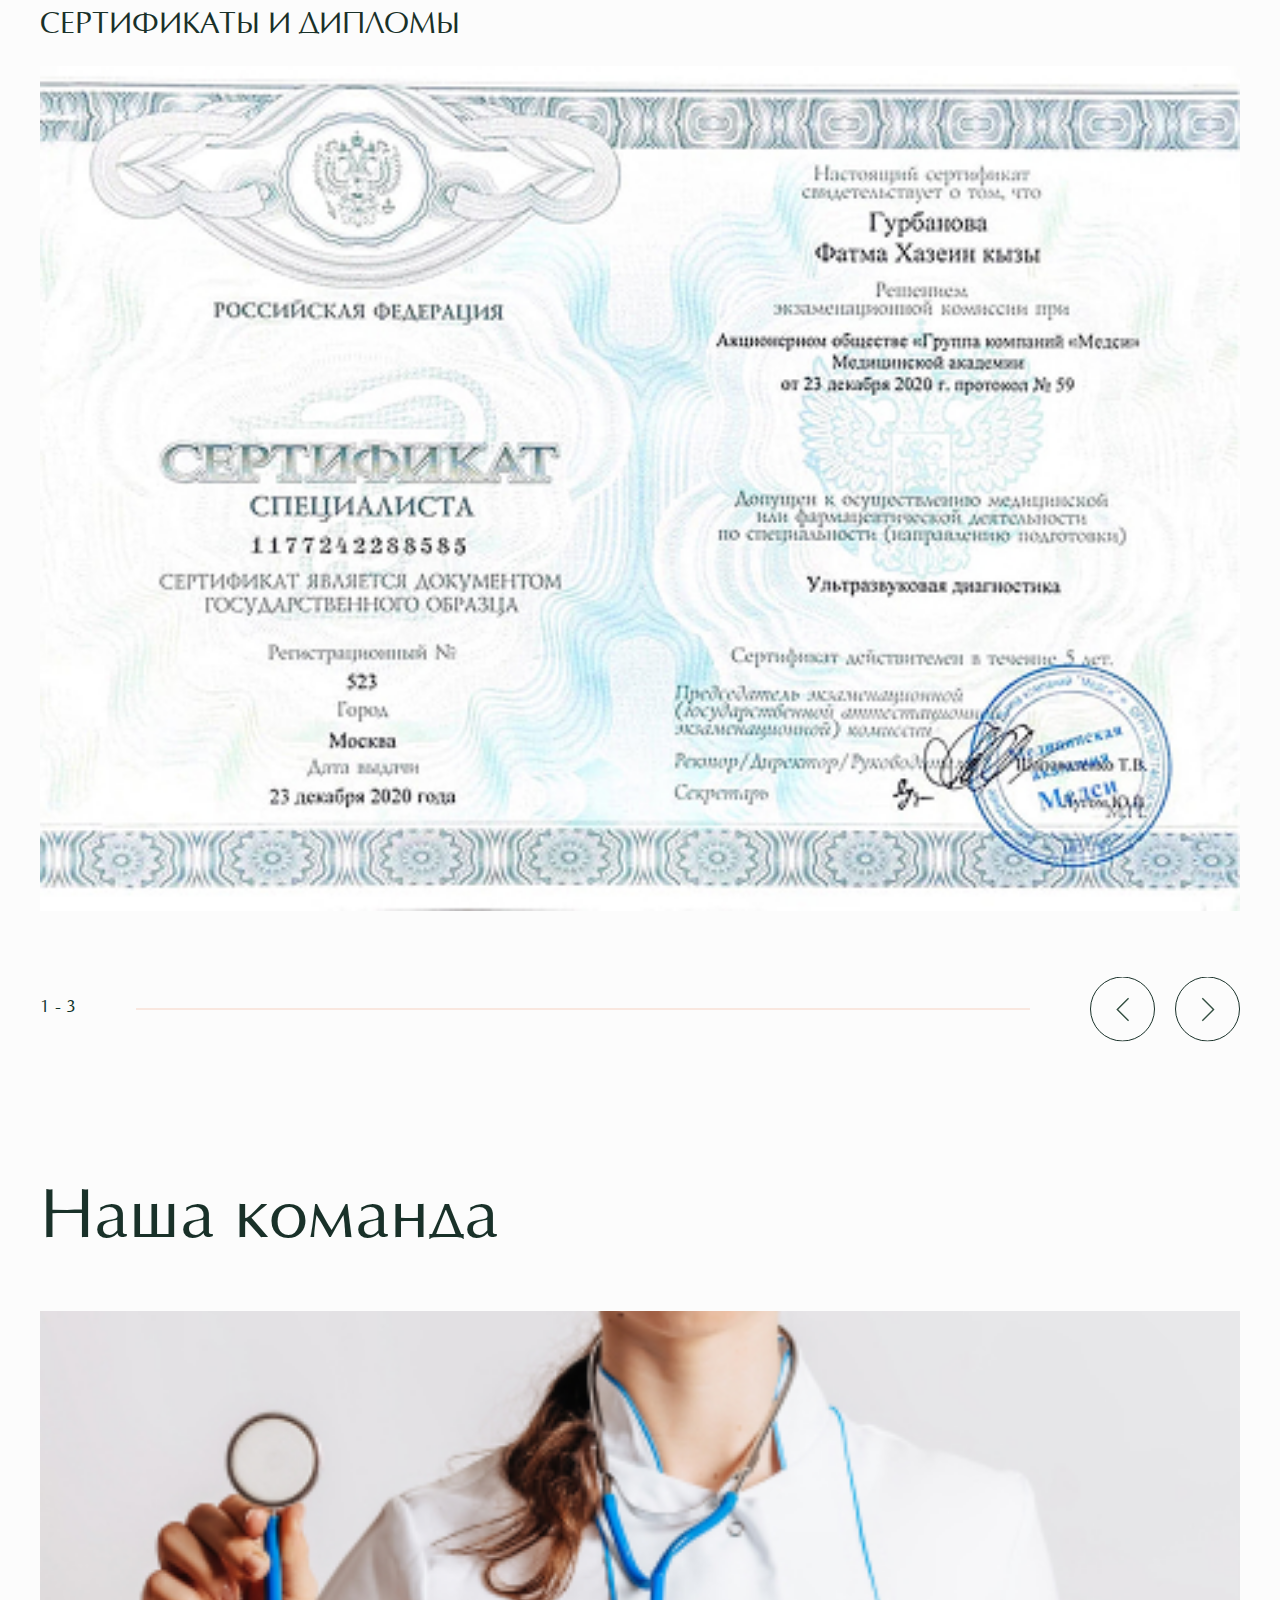
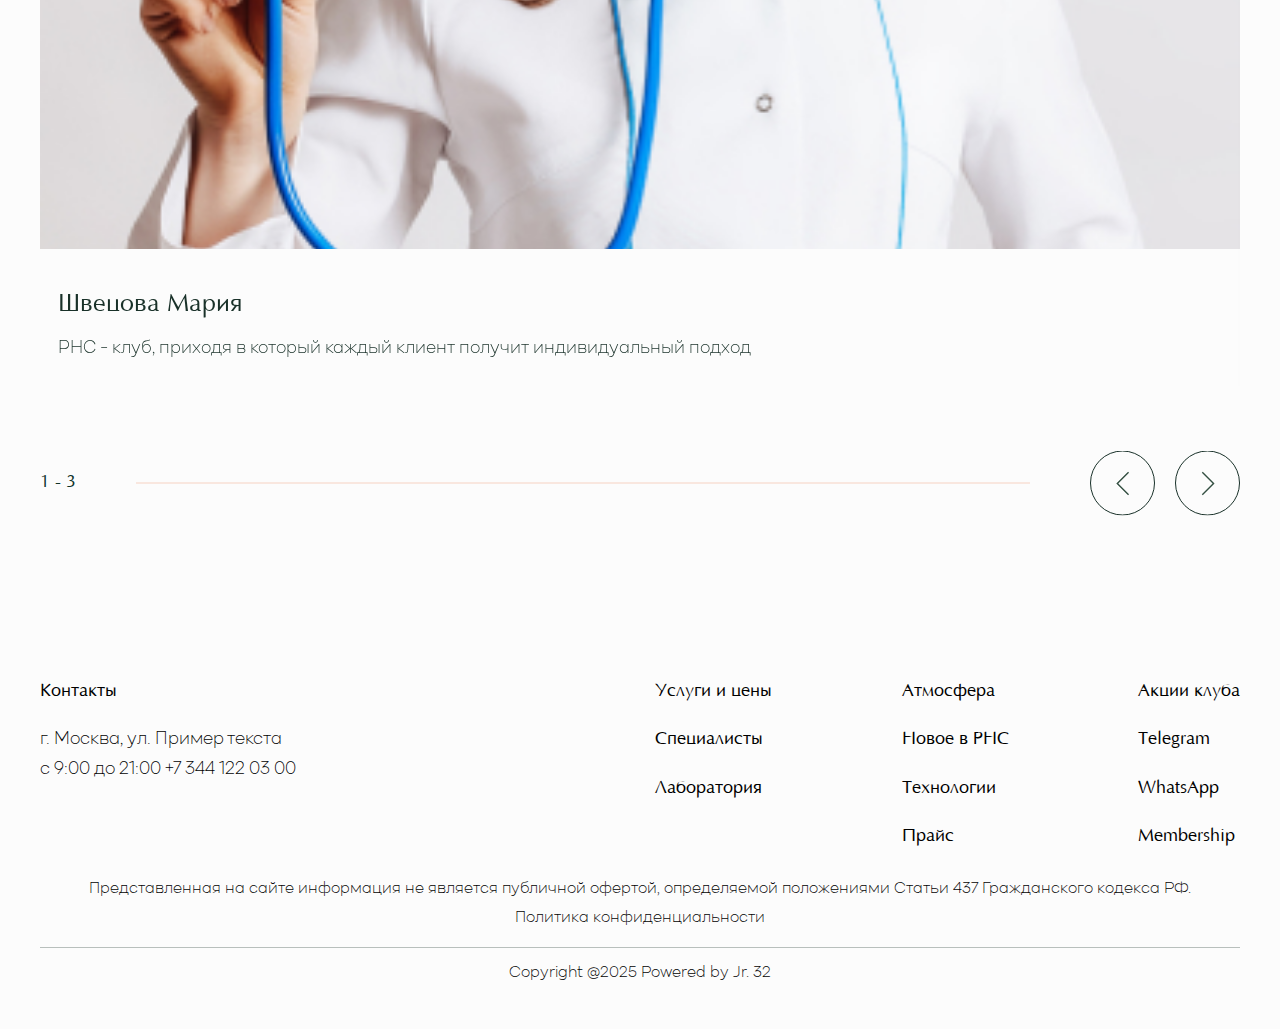
<file: vrach.html>
<!DOCTYPE html>

<html lang="ru">

<head>
	<meta charset="utf-8" />
	<title>vrach</title>
	<meta name="description" content="" />
	<meta http-equiv="X-UA-Compatible" content="IE=edge" />
	<meta name="viewport" content="width=device-width, initial-scale=1.0, maximum-scale=1.0, user-scalable=no">
    

    <link rel="stylesheet" href="css/fontawesome-all.css" />
    <link rel="stylesheet" href="css/slick.css" />
    <link rel="stylesheet" href="css/slick-theme.css" />
    <link rel="stylesheet" href="css/jquery.fancybox.css" />
    <link rel="stylesheet" href="https://cdn.jsdelivr.net/npm/swiper@11/swiper-bundle.min.css" />
    <link rel="stylesheet" href="css/fonts.css" />
    <link rel="stylesheet" href="css/reset.css" />
    <link rel="stylesheet" href="css/style.css" />
    <link rel="stylesheet" href="css/media.css" />
	
	

</head>
<body>

    <!-- MENU
    ================================= -->
    <div class="menu">
        <div class="menu-close"></div>
        <div class="menu__head">
            <div class="header__cols">
                <div class="header__left">
                    <div class="header__logo mob">
                        <a href="">
                            <img src="img/header/logo_mob.png" alt="">
                        </a>
                    </div>
                </div>
                <div class="header__right">
                    <a href="" class="mob-phone"></a>                    
                </div>
            </div>
        </div>
        <div class="container">
            <div class="menu__cols">
                <div class="menu__left">
                    <div class="nav">
                        <ul>
                            <li><a href="" class="nav-drop">Услуги и цены <i class="i-down"></i></a>
                                <ul>
                                    <li><a href="">Медицина долголетия</a></li>
                                    <li><a href="">Косметология</a></li>
                                    <li><a href="">Эндокринология</a></li>
                                    <li><a href="">Чекап</a></li>
                                    <li><a href="">Пептиды</a></li>
                                    <li><a href="">Тело</a></li>
                                </ul>
                            </li>
                            <li><a href="">Специалисты</a></li>
                            <li><a href="">Лаборатория</a></li>
                            <li><a href="">Атмосфера</a></li>
                            <li><a href="">Новое в PHC</a></li>
                            <li><a href="">Технологии</a></li>
                            <li><a href="">Акции клуба</a></li>
                            <li><a href="">Контакты</a></li>
                            <li><a href="">Membership</a></li>
                        </ul>
                    </div>
                </div>
                <div class="menu__center">
                    <div class="pic">
                        <img src="img/menu/pic_1.jpg" alt="">
                    </div>
                </div>
                <div class="menu__right">
                    <div class="top">
                        <div class="soc">
                            <div class="soc__item">
                                <a href="">Telegram</a>
                            </div>
                            <div class="soc__item">
                                <a href="">WhatsApp</a>
                            </div>
                            <div class="soc__item">
                                <a href="">Instagram</a>
                            </div>
                        </div>
                    </div>
                    <div class="bottom">
                        <div class="subtitle hidd1199">Контакты</div>
                        <p>г. Москва,<br class="hidd1199"> ул. Пример текста<br> c 9:00 до 21:00<br> <a href="">+7 344 122 03 00</a></p>
                    </div>
                </div>
            </div>
        </div>
    </div>
    
    <!-- HEADER
    ================================= -->
    <div class="header header_inner">
        <div class="container">
            <div class="header__logo des">
                <a href="">
                    <img src="img/header/logo.png" alt="">
                </a>
            </div>
            <div class="header__cols">
                <div class="header__left">
                    <div class="header__logo mob">
                        <a href="">
                            <img src="img/header/logo_mob.png" alt="">
                        </a>
                    </div>
                    <div class="header__place dark hidd1200">г. Москва, ул. Пример текста пр-д, 15А</div>
                    <div class="header__time dark hidd1200">с 09:00 до 21:00</div>
                </div>
                <div class="header__right">
                    <a href="" class="mob-phone"></a>
                    <div class="header__phone dark hidd1200">
                        <a href="">+7 (345) 153-87-77</a>
                    </div>
                    <a href="" class="btn btn-border btn-header hidd1200">Запись на приём</a>
                    <div class="burger dark"></div>
                </div>
            </div>
        </div>
    </div>

    <!-- CONTENT
    ================================= -->
    <div class="content">
        <div class="container">
            <div class="breadcrumbs">
                <ul>
                    <li><a href="">Главная</a></li>
                    <li><a href="">Наша комканда</a></li>
                    <li>Хирурги</li>
                </ul>                
            </div>
            <div class="doc">
                <h1 class="title mob">Хирург<br> Людмила Иванова</h1>
                <div class="doc__cols">
                    <div class="doc__left">
                        <div class="pic">
                            <img src="img/doc/pic_1.jpg" alt="">
                        </div>
                    </div>
                    <div class="doc__right">
                        <h1 class="title des">Хирург<br> Людмила Иванова</h1>
                        <h2 class="subtitle">О враче</h2>
                        <p>Действующий сертификат по стоматологии хирургической до 01.12.2024 г. стоматолог - хирург, имплантолог</p>
                        <h2 class="subtitle">Образовяние</h2>
                        <p>Выпускник ГОУ ВПО «Нижегородская государственная медицинская академия Федерального агентства по здравоохранению и социальному развитию» 2010 г. по специальности «стоматология» Окончил ординатуру в ГБОУ ВПО «Нижегородская государственная медицинская академия» Министерства здравоохранения и социального развития Российской Федерации» по специальности «стоматология общей практики» в 2012 г.</p>
                    </div>
                </div>
            </div>
            <div class="char">
                <div class="items">
                    <div class="item w33">
                        <div class="in">
                            <div class="title">Проводит инъекционные процедуры:</div>
                            <ul class="list">
                                <li>Биоревитализация</li>
                                <li>Ботулинотерапия</li>
                                <li>Коллагенотерапия</li>
                                <li>Плазмолифтинг</li>
                            </ul>
                        </div>
                    </div>
                    <div class="item w33">
                        <div class="in">
                            <div class="title">Специализируется на аппаратных методиках:</div>
                            <ul class="list">
                                <li>SMAS-лифтинг</li>
                                <li>Лазерная шлифовка</li>
                                <li>Игольчатый RF-лифтинг</li>
                                <li>BBL</li>
                            </ul>
                        </div>
                    </div>
                    <div class="item w33">
                        <div class="in">
                            <div class="title">Специализируется на RF:</div>
                            <ul class="list">
                                <li>SMAS-лифтинг</li>
                                <li>Лазерная шлифовка</li>
                                <li>Игольчатый RF-лифтинг</li>
                                <li>BBL</li>
                            </ul>
                        </div>
                    </div>
                </div>
            </div>
            <div class="view">
                <div class="items">
                    <div class="item w33">
                        <div class="in">
                            <div class="pic">
                                <img src="img/view/pic_1.jpg" alt="">
                            </div>
                        </div>
                    </div>
                    <div class="item w33">
                        <div class="in">
                            <div class="pic">
                                <img src="img/view/pic_2.jpg" alt="">
                            </div>
                        </div>
                    </div>
                    <div class="item w33">
                        <div class="in flex">
                            <div class="vert">
                                <div class="title">Пространство оборудовано:</div>
                                <ul class="list">
                                    <li>SMAS-лифтинг аппаратом</li>
                                    <li>Лазерным что ни то</li>
                                    <li>Игольчатый RF-лифтинг</li>
                                    <li>BBL</li>
                                </ul>
                            </div>
                        </div>
                    </div>
                </div>
            </div>
            <div class="cert">
                <h2 class="title-block f-30">СЕРТИФИКАТЫ И ДИПЛОМЫ</h2>
                <div class="cert__right">
                    <div class="swiper swiper-share" id="cert-slider">
                        <div class="swiper-wrapper">                            
                            <div class="swiper-slide">
                                <div class="item">
                                    <a href="img/cert/pic_1.jpg" data-fancybox='cert'>
                                        <div class="pic">
                                            <img src="img/cert/pic_1.jpg" alt="">
                                        </div>
                                    </a>
                                </div>
                            </div>
                            <div class="swiper-slide">
                                <div class="item">
                                    <a href="img/cert/pic_2.jpg" data-fancybox='cert'>
                                        <div class="pic">
                                            <img src="img/cert/pic_2.jpg" alt="">
                                        </div>
                                    </a>
                                </div>
                            </div>
                            <div class="swiper-slide">
                                <div class="item">
                                    <a href="img/cert/pic_1.jpg" data-fancybox='cert'>
                                        <div class="pic">
                                            <img src="img/cert/pic_1.jpg" alt="">
                                        </div>
                                    </a>
                                </div>
                            </div>
                            <div class="swiper-slide">
                                <div class="item">
                                    <a href="img/cert/pic_1.jpg" data-fancybox='cert'>
                                        <div class="pic">
                                            <img src="img/cert/pic_1.jpg" alt="">
                                        </div>
                                    </a>
                                </div>
                            </div>
                        </div>
                    </div>
                </div>
                <div class="controls">
                    <div class="custom-pagination" id="cert-pagination">
                      <div class="fraction">1 - 3</div>
                      <div class="progressbar">
                        <div class="progressbar-fill"></div>
                      </div>
                    </div>
                    <div class="arrow-app arrow-cert">
                        <div class="prev arrow-app__prev swiper-button-prev"></div>
                        <div class="next arrow-app__next swiper-button-next"></div> 
                    </div>
                </div>

            </div>
        </div>
    </div>

    <!-- TEAM
    ================================= -->
    <div class="section pad-50">
        <div class="container">
            <h2 class="title-block">Наша команда</h2>
            <div class="team">
                <div class="team__right">
                    <div class="swiper swiper-team" id="team-slider">
                        <div class="swiper-wrapper">
                            <div class="swiper-slide">
                                <div class="item">
                                    <div class="in">
                                        <a href="">
                                            <div class="pic">
                                                <img src="img/team/pic_1.jpg" alt="">
                                            </div>
                                            <div class="bottom">
                                                <h3 class="title">Швецова Мария</h3>
                                                <p>PHC - клуб, приходя в который каждый клиент получит индивидуальный подход</p>
                                            </div>
                                        </a>
                                    </div>
                                </div>
                            </div>
                            <div class="swiper-slide">
                                <div class="item">
                                    <div class="in">
                                        <a href="">
                                            <div class="pic">
                                                <img src="img/team/pic_1.jpg" alt="">
                                            </div>
                                            <div class="bottom">
                                                <h3 class="title">Швецова Мария</h3>
                                                <p>PHC - клуб, приходя в который каждый клиент получит индивидуальный подход</p>
                                            </div>
                                        </a>
                                    </div>
                                </div>
                            </div>
                            <div class="swiper-slide">
                                <div class="item">
                                    <div class="in">
                                        <a href="">
                                            <div class="pic">
                                                <img src="img/team/pic_1.jpg" alt="">
                                            </div>
                                            <div class="bottom">
                                                <h3 class="title">Швецова Мария</h3>
                                                <p>PHC - клуб, приходя в который каждый клиент получит индивидуальный подход</p>
                                            </div>
                                        </a>
                                    </div>
                                </div>
                            </div>
                            <div class="swiper-slide">
                                <div class="item">
                                    <div class="in">
                                        <a href="">
                                            <div class="pic">
                                                <img src="img/team/pic_1.jpg" alt="">
                                            </div>
                                            <div class="bottom">
                                                <h3 class="title">Швецова Мария</h3>
                                                <p>PHC - клуб, приходя в который каждый клиент получит индивидуальный подход</p>
                                            </div>
                                        </a>
                                    </div>
                                </div>
                            </div>
                        </div>
                    </div>
                </div>
                <div class="controls">
                    <div class="custom-pagination" id="team-pagination">
                      <div class="fraction">1 - 3</div>
                      <div class="progressbar">
                        <div class="progressbar-fill"></div>
                      </div>
                    </div>
                    <div class="arrow-app arrow-team">
                        <div class="prev arrow-app__prev swiper-button-prev"></div>
                        <div class="next arrow-app__next swiper-button-next"></div> 
                    </div>
                </div>
            </div>
        </div>
    </div>

    <!-- FOOTER
    ================================= --> 
    <div class="footer">
        <div class="container">
            <div class="footer__top">
                <div class="cols">
                    <div class="col w50">
                        <div class="subtitle">Контакты</div>
                        <p class="footer__place">г. Москва, ул. Пример текста<br> c 9:00 до 21:00  +7 344 122 03 00</p>
                    </div>
                    <div class="col w50">
                        <div class="items des">
                            <div class="item">
                                <ul class="footer-nav">
                                    <li><a href="">Услуги и цены</a></li>
                                    <li><a href="">Специалисты</a></li>
                                    <li><a href="">Лаборатория</a></li>
                                </ul>
                            </div>
                            <div class="item">
                                <ul class="footer-nav">
                                    <li><a href="">Атмосфера</a></li>
                                    <li><a href="">Новое в PHC</a></li>
                                    <li><a href="">Технологии</a></li>
                                    <li><a href="">Прайс</a></li>
                                </ul>
                            </div>
                            <div class="item">
                                <ul class="footer-nav">
                                    <li><a href="">Акции клуба</a></li>
                                    <li><a href="">Telegram</a></li>
                                    <li><a href="">WhatsApp</a></li>
                                    <li><a href="">Membership</a></li>
                                </ul>
                            </div>
                        </div> 
                        <div class="items mob">
                            <div class="item">
                                <ul class="footer-nav">
                                    <li><a href="">WhatsApp</a></li>
                                    <li><a href="">Telegram</a></li>
                                    <li><a href="">Атмосфера</a></li>
                                    <li><a href="">Новое в PHC</a></li>
                                    <li><a href="">Технологии</a></li>
                                    <li><a href="">Прайс</a></li>
                                </ul>
                            </div>
                            <div class="item">
                                <ul class="footer-nav">
                                    <li><a href="">Услуги и цены </a></li>
                                    <li><a href="">Специалисты</a></li>
                                    <li><a href="">Лаборатория</a></li>
                                    <li><a href="">Акции клуба</a></li>
                                    <li><a href="">Контакты</a></li>
                                    <li><a href="">Membership</a></li>
                                </ul>
                            </div>
                        </div>                       
                    </div>                    
                </div>
            </div>
            <div class="footer__middle">
                <p>Представленная на сайте информация не является публичной офертой, определяемой положениями Статьи 437 Гражданского кодекса РФ.</p>
                <p><a href="">Политика конфиденциальности</a></p>
            </div>
            <div class="footer__bottom">
                <div class="copyright">Copyright @2025 Powered by Jr. 32</div>
            </div>
        </div>
    </div>
    
    
    
    <script src="https://code.jquery.com/jquery-3.7.1.min.js" integrity="sha256-/JqT3SQfawRcv/BIHPThkBvs0OEvtFFmqPF/lYI/Cxo=" crossorigin="anonymous"></script>
    <script src="libs/jquery.fancybox.js"></script>
    <script src="libs/slick.min.js"></script> 
    <script src="https://cdn.jsdelivr.net/npm/swiper@11/swiper-bundle.min.js"></script>
    <script src="libs/jquery.maskedinput.js"></script>
    <script src="js/common.js"></script>
 

   
    
</body>
</html>
</file>
<file: css/fonts.css>
@font-face {
    font-family: 'Kinetika';
    src: url('../fonts/Kinetika-Black.eot');
    src: local('Kinetika Black'), local('Kinetika-Black'),
        url('../fonts/Kinetika-Black.eot?#iefix') format('embedded-opentype'),
        url('../fonts/Kinetika-Black.woff2') format('woff2'),
        url('../fonts/Kinetika-Black.woff') format('woff'),
        url('../fonts/Kinetika-Black.ttf') format('truetype');
    font-weight: 900;
    font-style: normal;
}

@font-face {
    font-family: 'Kinetika';
    src: url('../fonts/Kinetika-Bold.eot');
    src: local('Kinetika Bold'), local('Kinetika-Bold'),
        url('../fonts/Kinetika-Bold.eot?#iefix') format('embedded-opentype'),
        url('../fonts/Kinetika-Bold.woff2') format('woff2'),
        url('../fonts/Kinetika-Bold.woff') format('woff'),
        url('../fonts/Kinetika-Bold.ttf') format('truetype');
    font-weight: bold;
    font-style: normal;
}

@font-face {
    font-family: 'Kinetika Book';
    src: url('../fonts/Kinetika-Book.eot');
    src: local('Kinetika Book'), local('Kinetika-Book'),
        url('../fonts/Kinetika-Book.eot?#iefix') format('embedded-opentype'),
        url('../fonts/Kinetika-Book.woff2') format('woff2'),
        url('../fonts/Kinetika-Book.woff') format('woff'),
        url('../fonts/Kinetika-Book.ttf') format('truetype');
    font-weight: normal;
    font-style: normal;
}

@font-face {
    font-family: 'Kinetika';
    src: url('../fonts/Kinetika-BoldItalic.eot');
    src: local('Kinetika Bold Italic'), local('Kinetika-BoldItalic'),
        url('../fonts/Kinetika-BoldItalic.eot?#iefix') format('embedded-opentype'),
        url('../fonts/Kinetika-BoldItalic.woff2') format('woff2'),
        url('../fonts/Kinetika-BoldItalic.woff') format('woff'),
        url('../fonts/Kinetika-BoldItalic.ttf') format('truetype');
    font-weight: bold;
    font-style: italic;
}

@font-face {
    font-family: 'Kinetika Book';
    src: url('../fonts/Kinetika-BookItalic.eot');
    src: local('Kinetika Book Italic'), local('Kinetika-BookItalic'),
        url('../fonts/Kinetika-BookItalic.eot?#iefix') format('embedded-opentype'),
        url('../fonts/Kinetika-BookItalic.woff2') format('woff2'),
        url('../fonts/Kinetika-BookItalic.woff') format('woff'),
        url('../fonts/Kinetika-BookItalic.ttf') format('truetype');
    font-weight: normal;
    font-style: italic;
}

@font-face {
    font-family: 'Kinetika';
    src: url('../fonts/Kinetika-BlackItalic.eot');
    src: local('Kinetika Black Italic'), local('Kinetika-BlackItalic'),
        url('../fonts/Kinetika-BlackItalic.eot?#iefix') format('embedded-opentype'),
        url('../fonts/Kinetika-BlackItalic.woff2') format('woff2'),
        url('../fonts/Kinetika-BlackItalic.woff') format('woff'),
        url('../fonts/Kinetika-BlackItalic.ttf') format('truetype');
    font-weight: 900;
    font-style: italic;
}

@font-face {
    font-family: 'Kinetika';
    src: url('../fonts/Kinetika-RegularItalic.eot');
    src: local('Kinetika Italic'), local('Kinetika-RegularItalic'),
        url('../fonts/Kinetika-RegularItalic.eot?#iefix') format('embedded-opentype'),
        url('../fonts/Kinetika-RegularItalic.woff2') format('woff2'),
        url('../fonts/Kinetika-RegularItalic.woff') format('woff'),
        url('../fonts/Kinetika-RegularItalic.ttf') format('truetype');
    font-weight: normal;
    font-style: italic;
}

@font-face {
    font-family: 'Kinetika';
    src: url('../fonts/Kinetika-Heavy.eot');
    src: local('Kinetika Heavy'), local('Kinetika-Heavy'),
        url('../fonts/Kinetika-Heavy.eot?#iefix') format('embedded-opentype'),
        url('../fonts/Kinetika-Heavy.woff2') format('woff2'),
        url('../fonts/Kinetika-Heavy.woff') format('woff'),
        url('../fonts/Kinetika-Heavy.ttf') format('truetype');
    font-weight: 900;
    font-style: normal;
}

@font-face {
    font-family: 'Kinetika';
    src: url('../fonts/Kinetika-HeavyItalic.eot');
    src: local('Kinetika Heavy Italic'), local('Kinetika-HeavyItalic'),
        url('../fonts/Kinetika-HeavyItalic.eot?#iefix') format('embedded-opentype'),
        url('../fonts/Kinetika-HeavyItalic.woff2') format('woff2'),
        url('../fonts/Kinetika-HeavyItalic.woff') format('woff'),
        url('../fonts/Kinetika-HeavyItalic.ttf') format('truetype');
    font-weight: 900;
    font-style: italic;
}

@font-face {
    font-family: 'Kinetika Semi';
    src: url('../fonts/Kinetika-SemiBold.eot');
    src: local('Kinetika Semi Bold'), local('Kinetika-SemiBold'),
        url('../fonts/Kinetika-SemiBold.eot?#iefix') format('embedded-opentype'),
        url('../fonts/Kinetika-SemiBold.woff2') format('woff2'),
        url('../fonts/Kinetika-SemiBold.woff') format('woff'),
        url('../fonts/Kinetika-SemiBold.ttf') format('truetype');
    font-weight: 600;
    font-style: normal;
}

@font-face {
    font-family: 'Kinetika';
    src: url('../fonts/Kinetika-Light.eot');
    src: local('Kinetika Light'), local('Kinetika-Light'),
        url('../fonts/Kinetika-Light.eot?#iefix') format('embedded-opentype'),
        url('../fonts/Kinetika-Light.woff2') format('woff2'),
        url('../fonts/Kinetika-Light.woff') format('woff'),
        url('../fonts/Kinetika-Light.ttf') format('truetype');
    font-weight: 300;
    font-style: normal;
}

@font-face {
    font-family: 'Kinetika Semi';
    src: url('../fonts/Kinetika-SemiBoldItalic.eot');
    src: local('Kinetika Semi Bold Italic'), local('Kinetika-SemiBoldItalic'),
        url('../fonts/Kinetika-SemiBoldItalic.eot?#iefix') format('embedded-opentype'),
        url('../fonts/Kinetika-SemiBoldItalic.woff2') format('woff2'),
        url('../fonts/Kinetika-SemiBoldItalic.woff') format('woff'),
        url('../fonts/Kinetika-SemiBoldItalic.ttf') format('truetype');
    font-weight: 600;
    font-style: italic;
}

@font-face {
    font-family: 'Kinetika Ultra';
    src: url('../fonts/Kinetika-Ultra.eot');
    src: local('Kinetika Ultra'), local('Kinetika-Ultra'),
        url('../fonts/Kinetika-Ultra.eot?#iefix') format('embedded-opentype'),
        url('../fonts/Kinetika-Ultra.woff2') format('woff2'),
        url('../fonts/Kinetika-Ultra.woff') format('woff'),
        url('../fonts/Kinetika-Ultra.ttf') format('truetype');
    font-weight: normal;
    font-style: normal;
}

@font-face {
    font-family: 'Kinetika';
    src: url('../fonts/Kinetika-LightItalic.eot');
    src: local('Kinetika Light Italic'), local('Kinetika-LightItalic'),
        url('../fonts/Kinetika-LightItalic.eot?#iefix') format('embedded-opentype'),
        url('../fonts/Kinetika-LightItalic.woff2') format('woff2'),
        url('../fonts/Kinetika-LightItalic.woff') format('woff'),
        url('../fonts/Kinetika-LightItalic.ttf') format('truetype');
    font-weight: 300;
    font-style: italic;
}

@font-face {
    font-family: 'Kinetika';
    src: url('../fonts/Kinetika-Medium.eot');
    src: local('Kinetika Medium'), local('Kinetika-Medium'),
        url('../fonts/Kinetika-Medium.eot?#iefix') format('embedded-opentype'),
        url('../fonts/Kinetika-Medium.woff2') format('woff2'),
        url('../fonts/Kinetika-Medium.woff') format('woff'),
        url('../fonts/Kinetika-Medium.ttf') format('truetype');
    font-weight: 500;
    font-style: normal;
}

@font-face {
    font-family: 'Kinetika';
    src: url('../fonts/Kinetika-ThinItalic.eot');
    src: local('Kinetika Thin Italic'), local('Kinetika-ThinItalic'),
        url('../fonts/Kinetika-ThinItalic.eot?#iefix') format('embedded-opentype'),
        url('../fonts/Kinetika-ThinItalic.woff2') format('woff2'),
        url('../fonts/Kinetika-ThinItalic.woff') format('woff'),
        url('../fonts/Kinetika-ThinItalic.ttf') format('truetype');
    font-weight: 100;
    font-style: italic;
}

@font-face {
    font-family: 'Kinetika';
    src: url('../fonts/Kinetika-Thin.eot');
    src: local('Kinetika Thin'), local('Kinetika-Thin'),
        url('../fonts/Kinetika-Thin.eot?#iefix') format('embedded-opentype'),
        url('../fonts/Kinetika-Thin.woff2') format('woff2'),
        url('../fonts/Kinetika-Thin.woff') format('woff'),
        url('../fonts/Kinetika-Thin.ttf') format('truetype');
    font-weight: 100;
    font-style: normal;
}

@font-face {
    font-family: 'Kinetika';
    src: url('../fonts/Kinetika-Regular.eot');
    src: local('Kinetika'), local('Kinetika-Regular'),
        url('../fonts/Kinetika-Regular.eot?#iefix') format('embedded-opentype'),
        url('../fonts/Kinetika-Regular.woff2') format('woff2'),
        url('../fonts/Kinetika-Regular.woff') format('woff'),
        url('../fonts/Kinetika-Regular.ttf') format('truetype');
    font-weight: normal;
    font-style: normal;
}

@font-face {
    font-family: 'Kinetika Ultra';
    src: url('../fonts/Kinetika-UltraItalic.eot');
    src: local('Kinetika Ultra Italic'), local('Kinetika-UltraItalic'),
        url('../fonts/Kinetika-UltraItalic.eot?#iefix') format('embedded-opentype'),
        url('../fonts/Kinetika-UltraItalic.woff2') format('woff2'),
        url('../fonts/Kinetika-UltraItalic.woff') format('woff'),
        url('../fonts/Kinetika-UltraItalic.ttf') format('truetype');
    font-weight: normal;
    font-style: italic;
}

@font-face {
    font-family: 'Kinetika';
    src: url('../fonts/Kinetika-MediumItalic.eot');
    src: local('Kinetika Medium Italic'), local('Kinetika-MediumItalic'),
        url('../fonts/Kinetika-MediumItalic.eot?#iefix') format('embedded-opentype'),
        url('../fonts/Kinetika-MediumItalic.woff2') format('woff2'),
        url('../fonts/Kinetika-MediumItalic.woff') format('woff'),
        url('../fonts/Kinetika-MediumItalic.ttf') format('truetype');
    font-weight: 500;
    font-style: italic;
}

@font-face {
    font-family: 'Optima Cyr';
    src: url('../fonts/Optima.eot');
    src: local('Optima Cyr'), local('Optima'),
        url('../fonts/Optima.eot?#iefix') format('embedded-opentype'),
        url('../fonts/Optima.woff') format('woff'),
        url('../fonts/Optima.ttf') format('truetype');
    font-weight: normal;
    font-style: normal;
}

@font-face {
    font-family: 'Optima';
    src: url('../fonts/AGOptimaBoldItalic.eot');
    src: local('Optima Bold Italic'), local('AGOptimaBoldItalic'),
        url('../fonts/AGOptimaBoldItalic.eot?#iefix') format('embedded-opentype'),
        url('../fonts/AGOptimaBoldItalic.woff') format('woff'),
        url('../fonts/AGOptimaBoldItalic.ttf') format('truetype');
    font-weight: bold;
    font-style: italic;
}

@font-face {
    font-family: 'Optima';
    src: url('../fonts/Optima-Italic.eot');
    src: local('Optima Italic'), local('Optima-Italic'),
        url('../fonts/Optima-Italic.eot?#iefix') format('embedded-opentype'),
        url('../fonts/Optima-Italic.woff') format('woff'),
        url('../fonts/Optima-Italic.ttf') format('truetype');
    font-weight: normal;
    font-style: italic;
}

@font-face {
    font-family: 'Optima';
    src: url('../fonts/Optima-Bold.eot');
    src: local('Optima Bold'), local('Optima-Bold'),
        url('../fonts/Optima-Bold.eot?#iefix') format('embedded-opentype'),
        url('../fonts/Optima-Bold.woff') format('woff'),
        url('../fonts/Optima-Bold.ttf') format('truetype');
    font-weight: bold;
    font-style: normal;
}
</file>
<file: css/style.css>
.clearfix:before, .clearfix:after {
    content: '';
    display: table;
}
.clearfix:after {
    clear: both;
}

*::-webkit-input-placeholder {
	color: #193129;
	opacity: .3;
}

*:-moz-placeholder {
	color: #193129;
	opacity: .3;
}
*::-moz-placeholder {
	color: #193129;
	opacity: .3;
}
*:-ms-input-placeholder {
	color: #193129;
	opacity: .3;
}

*{
    box-sizing: border-box;
    -moz-box-sizing: border-box;
}

body {
    width: 100%;
    font-size: 16px;
    font-family: 'Kinetika', sans-serif;
    line-height: 1.3;
    background: #fcfcfc;
    position: relative;
}

.container{
    width: 100%;
    max-width: 1230px;
    min-width: 320px;
    padding-left: 15px;
    padding-right: 15px;
    margin: 0 auto;
}

.hidden {
  display: none !important;
}


input[type='text'],
input[type='password'],
input[type='search']{
    width: 100%;
    height: 54px;
    padding: 0 25px;
    color: #193129;
    font-family: 'Optima Cyr';
    font-size: 25px;
    background-color: #fff;
    border: 1px solid #000;
    border-radius: 100px;
    transition: .3s;
}

textarea{    
    width: 100%;
    height: 120px;
    padding: 15px 25px;
    color: #193129;
    font-family: 'Optima Cyr';
    font-size: 25px;
    background-color: #fff;
    border: 1px solid #000;
    border-radius: 23px;
    resize: none;
}

input:focus{
    outline: none;
}

textarea:focus{
    outline: none;
}

.cols{
    display: flex;
    flex-wrap: wrap;
    margin: 0 -15px;
}

.col{
    padding: 0 15px;
}

.w16{
    width: 16.66%;
}

.w20{
    width: 20%;
}

.w25{
    width: 25%;
}

.w33{
    width: 33.33%;
}

.w50{
    width: 50%;
}

.w66{
    width: 66.66%;
}

.w100{
    width: 100%;
}

.btn{
    display: inline-block;
    border: medium none;
    background: transparent;
    cursor: pointer;
    transition: .3s;
    font-family: 'Kinetika', sans-serif;
}

.btn-plus{
    display: inline-flex;
    align-items: center;
    font-family: 'Optima Cyr';
    font-weight: 400;
    font-size: 18px;
    color: #193129;
}

.btn-plus i{
    width: 65px;
    height: 65px;
    flex-shrink: 0;
    margin-right: 18px;
    background: url(../img/about/plus.svg) center no-repeat;
    border: 1px solid #193129;
    border-radius: 100%;
    transition: .3s;
}

.btn-plus:active,
.btn-plus:hover{
    opacity: .8;
}

.btn-plus:active i,
.btn-plus:hover i{
    
}

.btn-plus-white{
    display: inline-flex;
    align-items: center;
    font-family: 'Optima Cyr';
    font-weight: 400;
    font-size: 18px;
    color: #fff;
}

.btn-plus-white i{
    width: 65px;
    height: 65px;
    flex-shrink: 0;
    margin-right: 18px;
    background: url(../img/intro/plus_white.svg) center no-repeat;
    border: 1px solid #fff;
    border-radius: 100%;
    transition: .3s;
}

.btn-plus-white:active,
.btn-plus-white:hover{
    opacity: .8;
}

.btn-plus-white:active i,
.btn-plus-white:hover i{
    
}

.btn-border{
    min-height: 40px;
    display: inline-flex;
    align-items: center;
    justify-content: center;
    padding: 3px 18px;
    background: #fff;
    border: 1px solid #193129;
    border-radius: 100px;
    font-family: 'Optima Cyr';
    font-weight: 400;
    font-size: 18px;
    color: #193129;
    text-align: center;
}

.btn-border:active,
.btn-border:hover{
    opacity: .8;
}

.btn-white{
    min-height: 40px;
    display: inline-flex;
    align-items: center;
    justify-content: center;
    padding: 3px 18px;
    background: #fff;
    border-radius: 100px;
    font-family: 'Optima Cyr';
    font-weight: 400;
    font-size: 18px;
    color: #193129;
    text-align: center;
}

.btn-white:active,
.btn-white:hover{
    opacity: .8;
}

.btn-big{
    min-height: 54px;
    display: inline-flex;
    align-items: center;
    justify-content: center;
    padding: 3px 25px;
    background: #fff;
    border: 1px solid #000;
    border-radius: 100px;
    font-family: 'Optima Cyr';
    font-weight: 400;
    font-size: 25px;
    color: #193129;
    text-align: center;
}

.btn-big:active,
.btn-big:hover{
    opacity: .8;
}

button:focus{
    outline: none;
}

.slick-dots{
    position: absolute;
    text-align: center;
    bottom: 25px;    
    width: 100%;
    margin: 0 auto !important;
    padding: 0 !important;
}

.slick-dots li{
    width: auto;
    height: auto;
    margin: 0 6px!important;
    padding: 0!important;
}

.slick-dots li:before{
    display: none;
}

.slick-dots li button{
    width: 15px;
    height: 15px;
    padding: 0;
    overflow: hidden;
    border-radius: 50%;
    background-color: transparent;
    border: 1px solid #00728A;
    opacity: 1;
    text-indent: -9999px;
    transition: .3s;
}

.slick-dots li.slick-active button{
    background-color: #00728A;
}

.slick-prev, 
.slick-next{
    width: 65px;
    height: 65px;
    z-index: 9;
    top: 50%;
    transform: translateY(-50%);
    transition: .3s;
    border-radius: 0;
    background-position: center !important;
    background-color: transparent !important;
    background-repeat: no-repeat !important;
}

.slick-prev:before,
.slick-next:before{
    content: none;
    
}

.slick-prev{
    left: 0;
    background-image: url(../img/prev.svg)!important;
}

.slick-prev:hover{
    opacity: .8;
}

.slick-next{
    right: 0;
    background-image: url(../img/next.svg)!important;

}

.slick-next:hover{
    opacity: .8;
}

.slick-dotted.slick-slider{
    margin-bottom: 0;
}

.swiper{
    width: 100%;
    
}

.prev-white{
    width: 65px;
    height: 65px;
    background: url(../img/intro/prev.svg) center no-repeat;
    background-size: contain;
}

.prev-white:hover{
    opacity: .8;
}

.next-white{
    width: 65px;
    height: 65px;
    background: url(../img/intro/next.svg) center no-repeat;
    background-size: contain;
}

.next-white:hover{
    opacity: .8;
}

.prev{
    width: 65px;
    height: 65px;
    background: url(../img/serv/prev.svg) center no-repeat;
    background-size: contain;
}

.prev:hover{
    opacity: .8;
}

.next{
    width: 65px;
    height: 65px;
    background: url(../img/serv/next.svg) center no-repeat;
    background-size: contain;
}

.next:hover{
    opacity: .8;
}

.swiper-button-prev:after, 
.swiper-rtl .swiper-button-next:after{
    display: none;
}

.swiper-button-next:after, 
.swiper-rtl .swiper-button-prev:after{
    display: none;
}

.arrow-center{
    width: 120px;
    height: 112px;
    background: #F9E7DF;
    border-radius: 100%;
    position: absolute;
    top: 50%;
    left: 50%;
    z-index: 3;
    transform: translate(-50%, -50%);
}

.arrow-center__prev{
    width: 36px;
    height: 36px;
    background: url(../img/about/prev.svg) center no-repeat;
    top: 50%;
    transform: translateY(-50%);
    margin: 0;
    left: 20px;
    right: auto;
}

.arrow-center__next{
    width: 36px;
    height: 36px;
    background: url(../img/about/next.svg) center no-repeat;
    top: 50%;
    transform: translateY(-50%);
    margin: 0;
    right: 20px;
    left: auto;
}

.controls{
    padding-top: 65px;
    display: flex;
    align-items: center;
    justify-content: space-between;
    position: relative;
}

.arrow-app{
    width: 150px;
    height: 65px;
    position: relative;
}

.controls .arrow-app{
    margin-left: auto;
}

.arrow-app__prev{
    left: 0;
    margin: 0;
    top: 50%;
    transform: translateY(-50%);
}

.arrow-app__next{
    right: 0;
    margin: 0;
    top: 50%;
    transform: translateY(-50%);
}

.custom-pagination{
    display: flex;
    align-items: center;
    flex-grow: 1;
    margin-right: 60px;
}

.fraction{
    width: 96px;
    flex-shrink: 0;
    font-weight: 400;
    font-size: 18px;
    text-transform: uppercase;
    color: #103329;
    font-family: 'Optima Cyr';
}

.progressbar{
    flex-grow: 1;
    height: 2px;
    background-color: #f9e7df;
}

.progressbar-fill{
    height: 100%;
    background-color: #152721;
    width: 0%;
    transition: .3s;
}

.swiper-button-next,
.swiper-button-prev{
    outline: none;
    box-shadow: none;
}

.swiper-slide *:focus{
    outline: none;
}

.section{
    padding-top: 100px;
    padding-bottom: 100px;
    position: relative;
    z-index: 1;
}

.section.p-50{
    padding-top: 50px;
    padding-bottom: 50px;
}

.overflow-hidden{
    overflow: hidden;
}

.title-block{
    margin-bottom: 55px;
    font-family: 'Optima Cyr';
    font-weight: 400;
    font-size: 70px;
    line-height: 1;
    color: #193129;
}

.title-block.sm{
    margin-bottom: 35px;
    font-size: 50px;
}

.title-block.f-30{
    margin-bottom: 25px;
    font-size: 30px;
}

.menu__head{
    display: none;
    padding-top: 45px;
    padding-left: 15px;
    position: relative;
    z-index: 3;
}

.menu__head .mob-phone{
    margin-right: 91px;
}

.menu-close{
    width: 27px;
    height: 27px;
    display: block;
    background: url(../img/header/close.svg) center no-repeat;
    position: absolute;
    top: 18px;
    right: 18px;
    z-index: 8;
    cursor: pointer;
}

.menu{
    width: 100%;
    height: 100%;
    overflow: auto;
    background: #fff;
    position: fixed;
    top: 0;
    z-index: 18;
    display: none;
}

.menu .container{
    position: relative;
    z-index: 1;
}

.menu__cols{
    display: flex;
}

.menu__left{
    width: 318px;
    flex-shrink: 0;
    padding-top: 85px;
}

.menu__center{
    flex-grow: 1;
}

.menu__right{
    width: 216px;
    display: flex;
    flex-wrap: wrap;
    align-content: space-between;
    flex-shrink: 0;
    padding-top: 85px;
    padding-left: 8px;
    padding-bottom: 28px;
}

.menu__right .top{
    width: 100%;
}

.menu__right .bottom{
    width: 100%;
}

.menu .pic{
    height: 100%;
}

.menu .pic img{
    width: 100%;
    height: 100%;
    display: block;
    object-fit: cover;
}

.menu .subtitle{
    margin-bottom: 8px;
    font-weight: 400;
    font-size: 18px;
    color: #000;
}

.menu p{
    font-weight: 300;
    font-size: 18px;
    line-height: 1.55556;
    color: #000;
}

.menu p a{
    color: inherit;
}

.soc{

}

.soc__item{
    font-family: 'Optima Cyr';
    font-weight: 400;
    font-size: 18px;
    line-height: 1.8;
    color: #000;
}

.soc__item a{
    color: inherit;
    transition: .3s;
}

.soc__item a:hover{
    opacity: .8;
}

.nav > ul{
    list-style: none;
}

.nav > ul > li{
    padding-top: 12px;
    padding-bottom: 12px;
}

.nav > ul > li:first-child{
    padding-top: 0;
}

.nav > ul > li > a{
    display: flex;
    align-items: center;
    justify-content: space-between;
    padding-right: 26px;
    font-weight: 400;
    font-size: 25px;
    color: #193129;
    font-family: 'Optima Cyr';
}

.nav > ul > li.active > a{

}

.nav > ul > li > a.active{

}

.nav > ul > li > a .i-down{
    width: 19px;
    height: 19px;
    display: block;
    flex-shrink: 0;
    margin-left: 5px;
    position: relative;
}

.nav > ul > li > a .i-down:before{
    content: "";
    width: 100%;
    height: 1px;
    background: #193129;
    position: absolute;
    top: 9px;
    left: 0;
}

.nav > ul > li > a .i-down:after{
    content: "";
    width: 1px;
    height: 100%;
    background: #193129;
    position: absolute;
    top: 0;
    left: 9px;
}

.nav > ul > li > a.active .i-down:after{
    height: 0
}

.nav > ul ul{
    list-style: none;
    display: none;
    padding-top: 12px;
    padding-bottom: 4px;
    position: relative;
    /*border-bottom: 1px solid rgba(25, 49, 41, .4);*/
}

.nav > ul ul:before{
    content: "";
    width: 100vw;
    height: 1px;
    background: rgba(25, 49, 41, .4);
    position: absolute;
    bottom: -1px;
    right: 0;
}

.nav li li{
    margin-bottom: 8px;
}

.nav li li a{
    display: block;
    font-weight: 300;
    font-size: 20px;
    color: #000;
    transition: .3s;
}

.nav li li a:hover{
    opacity: .7;
}

/**HEADER**/
.header{
    width: 100%;
    display: block;
    padding-top: 45px;
    padding-bottom: 45px;
    position: absolute;
    top: 0;
    left: 0;
    z-index: 12;
}

.header_inner{
    position: relative;
    top: auto;
    left: auto;
}

.header__logo{
    position: absolute;
    top: 0;
    left: 50%;
    z-index: 3;
    transform: translateX(-50%);
}

.header__logo.mob{
    display: none;
    position: static;
    transform: none;
}

.header__logo img{
    width: 168px;
    display: block;
}

.header__logo.mob img{
    width: 81px;
}

.header__cols{
    display: flex;
    align-items: center;
    position: relative;
    z-index: 1;
}

.header__left{
    width: 50%;
    display: flex;
    align-items: center;
    padding-right: 90px;
}

.header__right{
    width: 50%;
    display: flex;
    align-items: center;
    justify-content: flex-end;
    padding-left: 90px;
}

.header__place{
    font-family: 'Optima Cyr';
    font-weight: 400;
    font-size: 18px;
    color: #fff;
}

.header__place.dark{
    color: #193129;
}

.header__time{
    margin-left: 40px;
    font-family: 'Optima Cyr';
    font-weight: 400;
    font-size: 18px;
    color: #fff;
}

.header__time.dark{
    color: #193129;
}

.header__phone{
    font-family: 'Optima Cyr';
    font-weight: 400;
    font-size: 18px;
    color: #fff;
}

.header__phone.dark{
    color: #193129;
}

.header__phone a{
    color: inherit;
}

.burger{
    width: 46px;
    height: 32px;
    flex-shrink: 0;
    margin-left: 40px;
    background: url(../img/header/burger_white.svg) center no-repeat;
    cursor: pointer;
    transition: .3s;
}

.burger.dark{
    background-image: url(../img/header/burger.svg);
}

.burger-des:active,
.burger-des:hover{
    opacity: .8;
}

.btn-header{
    margin-left: 40px;
}

.mob-phone{
    display: none;
    width: 54px;
    height: 54px;
    background: url(../img/header/phone.svg) center no-repeat;
}

.mob-phone.white{
    background-image: url(../img/header/phone_white.svg);
}

/**INTRO**/
.intro{
    width: 100%;
    display: block;
    background: linear-gradient(193deg, #263e2e 0%, #345042 100%);
    position: relative;
    z-index: 3;
    
}

.intro .swiper-slide{
    position: relative;
    z-index: 1;
}

.intro .front{
    height: 820px;
    padding-top: 210px;
    padding-bottom: 65px;
    position: relative;
    z-index: 3;
}

.intro .pic{
    width: 100%;
    height: 100%;
    position: absolute;
    top: 0;
    left: 0;
    z-index: 1;
}

.intro .pic.mob{
    display: none;
}

.intro .pic img{
    width: 100%;
    height: 100%;
    display: block;
    object-fit: cover;
}

.intro .right{
    width: 50%;
    margin-left: auto;
}

.intro .title{
    margin-bottom: 20px;
    font-family: 'Optima Cyr';
    font-weight: 400;
    font-size: 70px;
    line-height: 1;
    color: #fff;
}

.intro .title span{
    display: block;
    padding-bottom: 20px;
    font-size: 38px;
    line-height: 1.3;
}

.intro p{
    margin-bottom: 35px;
    font-size: 18px;
    line-height: 1.38889;
    color: #fff;
    font-weight: 300;
}

.intro-arrow{
    width: 100%;
    max-width: 1200px;
    position: absolute;
    bottom: 0;
    left: 50%;
    transform: translateX(-50%);
    z-index: 8;
}

.intro-arrow__in{
    width: 150px;
    height: 65px;
    position: absolute;
    bottom: 73px;
    right: 0;
}

.intro-arrow__prev{
    left: 0;
}

.intro-arrow__next{
    right: 0;
}

/**ABOUT**/
.about{
    padding-bottom: 120px;
    position: relative;
}

.about__cols{
    display: flex;
    flex-wrap: wrap;
    margin: 0 -15px;
}

.about__left{
    width: 45%;
    padding: 0 15px;
}

.about__right{
    width: 55%;
    padding: 0 15px;
}

.about .items{
    display: flex;
    flex-wrap: wrap;
    margin: 0 -15px;
}

.about .item{
    width: 50%;
    padding: 0 15px;
}

.about p{
    margin-bottom: 30px;
    font-size: 18px;
    line-height: 1.33333;
    color: #193129;
    font-weight: 300;
}

.about-slider{
    position: relative;
    
}

.about-slider__right{
    margin-right: -50%;
}

.about-slider .swiper{

}

.about-slider .pic{
    height: 700px;
}

.about-slider .pic img{
    width: 100%;
    height: 100%;
    display: block;
    object-fit: cover;
}

/**SERV**/
.serv{

}

.serv__left{
    margin-left: -30%;
}

.serv__right{
    margin-right: -30%;
}

.serv-2 .serv__left{
    margin-left: -38%;
}

.serv-2 .serv__right{
    margin-right: -38%;
}

.serv .items{
    display: flex;
    flex-wrap: wrap;
    margin: 0 -5px;
}

.serv .item{
    height: 702px;
}

.serv .items .item{
    padding: 0 5px;
    margin-bottom: 10px;
}

.serv .item .in{
    height: 100%;
    position: relative;
}

.serv .item .in.vert{
    display: flex;
    align-items: center;
}

.serv .item .in.bg:before{
    content: "";
    width: 100%;
    height: 276px;
    background: linear-gradient(180deg, rgba(0, 0, 0, 0.02) 0%, #000 100%);
    position: absolute;
    bottom: 0;
    left: 0;
    z-index: 3;
    transition: .3s;
}

.serv .item .in.bg:hover:before{
    opacity: .8;
}

.serv__list{
    width: 100%;
    list-style: none;
}

.serv__list li{
    font-family: 'Optima Cyr';
    font-weight: 400;
    font-size: 30px;
    line-height: 1.06667;
    color: #193129;
}

.serv__list li a{
    display: block;
    color: inherit;
    transition: .3s;
}

.serv__list li a:hover,
.serv__list li.active a{
    color: #9eafa6;
}

.serv .item .pic{
    width: 100%;
    height: 100%;
    position: absolute;
    top: 0;
    left: 0;
    z-index: 1;
    overflow: hidden;
}

.serv .item .pic img{
    width: 100%;
    height: 100%;
    display: block;
    object-fit: cover;
    transition: .8s;
}

.serv .item .in:hover .pic img{
    transform: scale(1.1);
}

.serv .item .front{
    width: 100%;
    height: 100%;
    display: flex;
    align-items: flex-end;
    padding: 50px 12px;
    position: absolute;
    top: 0;
    left: 0;
    z-index: 5;
}

.serv .item .title{
    width: 100%;
    display: flex;
    align-items: center;
    font-family: 'Optima Cyr';
    font-weight: 400;
    font-size: 30px;
    color: #fff;
}

.serv .item .title i{
    width: 62px;
    height: 62px;
    flex-shrink: 0;
    margin-right: 17px;
    background: url(../img/serv/plus.svg) center no-repeat;
    background-size: contain;
}

.serv .item .title a{
    color: inherit;
}

/**TEAM**/
.team{

}

.team.mob{
    display: none;
}

.team .items{
    display: flex;
    flex-wrap: wrap;
    margin: 0 -1px;
}

.team .items .item{
    padding: 0 1px;
    margin-bottom: 8px;
}

.team .item{

}

.team .item .in{
    box-shadow: 2px 214px 10px 0 rgba(0, 0, 0, 0.02);
    transition: .3s;
}

.team .item .in:hover{

}

.team .item .pic{
    height: 538px;
    overflow: hidden;
}

.team .item .pic img{
    width: 100%;
    height: 100%;
    display: block;
    object-fit: cover;
    transition: .8s;
}

.team .item .in:hover .pic img{
    filter: brightness(80%);
    transform: scale(1.05);
}

.team .item .bottom{
    padding: 40px 18px 25px;
}

.team .item .title{
    margin-bottom: 15px;
    font-family: 'Optima Cyr';
    font-weight: 400;
    font-size: 25px;
    color: #193129;
}

.team .item p{
    font-weight: 300;
    font-size: 18px;
    line-height: 1.33333;
    color: #193129;
}

/**SHARE**/
.share{

}

.share__right{
    
}

.share-2 .share__right{
    margin-right: -30%;
}

.share-3 .share__left{
    margin-left: -38%;
}

.share-3 .share__right{
    margin-right: -38%;
}

.share .item{
    height: 700px;
}

.share .item .in{
    height: 100%;
    position: relative;
}

.share .item .in.vert{
    display: flex;
    align-items: center;
}

.share .item .in.bg:before{
    content: "";
    width: 100%;
    height: 276px;
    background: linear-gradient(180deg, rgba(0, 0, 0, 0.02) 0%, #000 100%);
    position: absolute;
    bottom: 0;
    left: 0;
    z-index: 3;
    transition: .3s;
}

.share .item .in.bg:hover:before{
    opacity: .8;
}

.share .item .pic{
    width: 100%;
    height: 100%;
    position: absolute;
    top: 0;
    left: 0;
    z-index: 1;
    overflow: hidden;
}

.share .item .pic img{
    width: 100%;
    height: 100%;
    display: block;
    object-fit: cover;
    transition: .8s;
}

.share .item .in:hover .pic img{
    transform: scale(1.1);
}

.share .item .front{
    width: 100%;
    height: 100%;
    display: flex;
    align-items: flex-end;
    padding: 50px 12px;
    position: absolute;
    top: 0;
    left: 0;
    z-index: 5;
}

.share .item .proc{
    margin-bottom: 20px;
    font-family: 'Optima Cyr';
    font-weight: 400;
    font-size: 60px;
    color: #fff;
}

.share .item p{
    margin-bottom: 15px;
    font-weight: 300;
    font-size: 18px;
    line-height: 1.33333;
    color: #fff;
}

.share .item .title{
    width: 100%;
    display: flex;
    align-items: center;
    font-family: 'Optima Cyr';
    font-weight: 400;
    font-size: 30px;
    color: #fff;
}

.share .item .title i{
    width: 62px;
    height: 62px;
    flex-shrink: 0;
    margin-right: 17px;
    background: url(../img/serv/plus.svg) center no-repeat;
    background-size: contain;
}

.share .item .title a{
    color: inherit;
}

.btn-share{
    margin-top: 30px;
}

.share-mob{
    display: none;
    margin-bottom: 30px;
}

/**BACK**/
.back{
    width: 100%;
    display: block;
    height: 600px;
    position: relative;
    z-index: 1;
}

.back .pic{
    width: 100%;
    height: 100%;
    position: absolute;
    top: 0;
    left: 0;
    z-index: 1;
}

.back .pic img{
    width: 100%;
    height: 100%;
    display: block;
    object-fit: cover;
}

/**GIFT**/
.gift{
    width: 100%;
    display: block;
    position: relative;
    z-index: 1;
}

.gift .pic{
    width: 100%;
    height: 100%;
    position: absolute;
    top: 0;
    left: 0;
    z-index: 1;
}

.gift .pic img{
    width: 100%;
    height: 100%;
    display: block;
    object-fit: cover;
}

.gift .container{
    position: relative;
    z-index: 3;
}

.gift .in{
    height: 634px;
    display: flex;
    align-items: flex-end;
    padding: 75px 0;
}

.gift .title{
    font-weight: 400;
    font-size: 30px;
    line-height: 1.06667;
    color: #fff;
}

.gift .title span{
    display: block;
    font-family: 'Optima Cyr';
    font-weight: 400;
    font-size: 70px;
    color: #fff;
}

/**FEEDBACK**/
.feedback{
    width: 100%;
    display: block;
    padding-top: 100px;
    padding-bottom: 100px;
    position: relative;
    z-index: 1;
}

.feedback.green{
    background: #193129;
}

.feedback .border{
    padding-top: 85px;
    padding-bottom: 85px;
    border-top: 1px solid rgba(25, 49, 41, .3);
    border-bottom: 1px solid rgba(25, 49, 41, .3);
}

.feedback.green .border{
    border-top: 1px solid rgba(249, 231, 223, .3);
    border-bottom: 1px solid rgba(249, 231, 223, .3);
}

.feedback .title{
    margin-bottom: 75px;
    font-family: 'Optima Cyr';
    font-weight: 400;
    font-size: 50px;
    color: #193129;
}

.feedback.green .title{
    color: #fff;
}

.mess{
    display: flex;
    background: #fff;
    border: 1px solid #000;
    border-radius: 23px;
    overflow: hidden;
}

.mess .item{
    width: 50%;
}

.mess .item .in{
    display: flex;
    align-items: center;
    justify-content: center;
    padding: 12px 25px;
    border-radius: 23px;
    font-family: 'Optima Cyr';
    font-weight: 400;
    font-size: 25px;
    text-align: center;
    color: #193129;
    transition: .3s;
}

.mess .item.pink .in{
    background: #f9e7df;
    border-right: 1px solid #000;
    
}

.mess .item .in.wh:hover{
    color: #25D366;
}

.mess .item .in.tg:hover{
    color: #24A1DE;
}

.i-wh{
    width: 24px;
    height: 24px;
    display: block;
    flex-shrink: 0;
    background: url(../img/mess/wh.svg) center no-repeat;
}

.i-tg{
    width: 24px;
    height: 24px;
    display: block;
    flex-shrink: 0;
    background: url(../img/mess/tg.svg) center no-repeat;
}


.mess .item i{
    display: none;
}

.consult{

}

.consult__cols{
    display: flex;
    flex-wrap: wrap;
}

.consult__left{
    width: calc(100% - 360px);
    padding-right: 20px;
}

.consult__right{
    width: 360px;
    flex-shrink: 0;
}

.consult__in{
    display: flex;
}

.consult__title{
    width: 350px;
    min-height: 54px;
    display: inline-flex;
    align-items: center;
    justify-content: center;
    flex-shrink: 0;
    padding: 3px 25px;
    background: #f9e7df;
    border: 1px solid #000;
    border-radius: 100px;
    font-weight: 400;
    font-size: 25px;
    text-align: center;
    color: #193129;
    font-family: 'Optima Cyr';
    text-align: center;
    position: relative;
    z-index: 3;
}

.consult__input{
    width: 100%;
    padding-left: 68px!important;
    margin-left: -48px;
    border-left: 0;
}

.btn-consult{
    width: 100%;
}


/**FOOTER**/
.footer{
    width: 100%;
    display: block;
    padding-top: 65px;
    padding-bottom: 45px;
    background: #fcfcfc;
    position: relative;
    z-index: 1;
}

.footer__top{
    padding-bottom: 5px;
}

.footer__top .items{
    display: flex;
    justify-content: space-between;
    margin: 0 -15px;
}

.footer__top .items.mob{
    display: none;
}

.footer__top .item{
    padding: 0 15px;
}

.footer .subtitle{
    margin-bottom: 20px;
    font-family: 'Optima Cyr';
    font-weight: 400;
    font-size: 18px;
    color: #000;
}

.footer .subtitle a{
    color: inherit;
}

.footer__place{
    font-weight: 300;
    font-size: 18px;
    line-height: 1.66667;
    color: #000;
}

.footer-nav{
    list-style: none;
}

.footer-nav li{
    margin-bottom: 25px;
}

.footer-nav li a{
    display: block;
    font-family: 'Optima Cyr';
    font-weight: 400;
    font-size: 18px;
    color: #000;
    transition: .3s;
}

.footer-nav li a:hover{
    color: #193129;
}

.footer__middle{
    padding-bottom: 10px;
}

.footer__middle p{
    margin-bottom: 8px;
    font-weight: 300;
    font-size: 16px;
    text-align: center;
    color: #000;
}

.footer__middle p a{
    color: inherit;
}

.footer__bottom{
    padding-top: 15px;
    border-top: 1px solid rgba(25, 49, 41, .3);
}

.copyright{
    font-weight: 300;
    font-size: 16px;
    text-align: center;
    color: #000;
}

/**CONTENT**/
.content{
    width: 100%;
    display: block;
    padding-top: 30px;
    padding-bottom: 45px;
    position: relative;
    z-index: 1;
}

.content h1{
    margin-bottom: 20px;
    font-family: 'Optima Cyr';
    font-weight: 400;
    font-size: 70px;
    color: #193129;
    line-height: 1.1;
}

.breadcrumbs{
    margin-bottom: 25px;
    text-align: center;
}

.breadcrumbs ul{
    list-style: none;
    display: flex;
    flex-wrap: wrap;
}

.breadcrumbs ul li{
    padding-right: 30px;
    position: relative;
    font-size: 14px;
    font-weight: 300;
    color: #345042;
}

.breadcrumbs ul li:before{
    content: ">";
    color: #345042;
    font-size: 14px;
    font-weight: 400;
    position: absolute;
    top: 50%;
    right: 8px;
    transform: translateY(-50%);
}

.breadcrumbs ul li:last-child:before{
    content: none;
}

.breadcrumbs ul li a{
    display: block;
    color: #345042;
    text-decoration: underline;
}

.content__head{
    padding-bottom: 55px;
    padding-left: 50%;
}

.content__head p{
    font-weight: 300;
    font-size: 18px;
    line-height: 1.33333;
    color: #193129;
}

/**CONTACTS**/
.contacts{
    max-width: 738px;
}

/**MAP**/
.map{
    height: 705px;
    background: #ccc;
}

.ymaps-layers-pane,
.grayscale{
    filter: grayscale(100%);
}

.contacts__item{
    margin-bottom: 35px;
    font-weight: 400;
    font-size: 18px;
    line-height: 1.55556;
    color: #193129;
}

.contacts__item a{
    color: inherit;
}

.contacts__item span{
    display: block;
    font-weight: 300;
}

/**CARD**/
.card{

}

.card__cols{
    display: flex;
    flex-wrap: wrap;
}

.card__left{
    width: calc(100% - 465px);
    padding-right: 75px;
}

.card__right{
    width: 465px;
    flex-shrink: 0;
}

.card .pic{

}

.card .pic img{
    width: 100%;
    display: block;
}

.card .title{
    margin-bottom: 15px;
    font-family: 'Optima Cyr';
    font-weight: 400;
    font-size: 30px;
    color: #193129;
}

.card .item{
    margin-bottom: 28px;
}

.card p{
    margin-bottom: 7px;
    font-weight: 400;
    font-size: 18px;
    line-height: 1.33333;
    color: #193129;
}

.card .subtitle{
    margin-bottom: 10px;
    font-family: 'Optima Cyr';
    font-weight: 400;
    font-size: 20px;
    line-height: 1.2;
    color: #193129;
}

/**DOC**/
.doc{
    padding-bottom: 20px;
}

.doc .title.mob{
    display: none;
}

.doc__cols{
    display: flex;
    flex-wrap: wrap;
}

.doc__left{
    width: 500px;
    flex-shrink: 0;
}

.doc__right{
    width: calc(100% - 500px);
    padding-left: 80px;
}

.doc .pic{

}

.doc .pic img{
    width: 100%;
    display: block;
}

.doc .subtitle{
    margin-bottom: 10px;
    font-family: 'Optima Cyr';
    font-weight: 400;
    font-size: 30px;
    color: #193129;
}

.doc p{
    margin-bottom: 20px;
    font-weight: 300;
    font-size: 18px;
    line-height: 1.33333;
    color: #193129;
}

/**CHAR**/
.char{
    padding-bottom: 35px;
}

.char .items{
    display: flex;
    flex-wrap: wrap;
}

.char .item{
    border: 1px solid #e4a293;
}

.char .item .in{
    height: 100%;
    padding: 35px 18px 25px;
}

.char .item .title{
    margin-bottom: 24px;
    font-weight: 400;
    font-family: 'Optima Cyr';
    font-size: 20px;
    line-height: 1.2;
    color: #193129;
}

.list{
    padding-left: 8px;
    list-style: none;
}

.list li{
    margin-bottom: 3px;
    padding-left: 12px;
    position: relative;
    font-weight: 400;
    font-size: 18px;
    line-height: 1.2;
    color: #193129;
}

.list li:before{
    content: "";
    width: 4px;
    height: 4px;
    background: #193129;
    border-radius: 100%;
    position: absolute;
    top: 9px;
    left: 0;
}

.list li a{
    color: inherit;
}

/**VIEW**/
.view{
    padding-bottom: 55px;
}

.view .items{
    display: flex;
    flex-wrap: wrap;
    margin: 0 -5px;
}

.view .item{
    padding: 0 5px;
    margin-bottom: 10px;
}

.view .item .in{
    height: 528px;
}

.view .item .in.flex{
    display: flex;
    align-items: center;
    justify-content: center;
    padding: 35px 45px;
}

.view .item .vert{
    
}

.view .item .pic{
    height: 100%;
}

.view .item .pic img{
    width: 100%;
    height: 100%;
    display: block;
    object-fit: cover;
}

.view .item .title{
    font-weight: 400;
    font-family: 'Optima Cyr';
    font-size: 20px;
    line-height: 1.2;
    color: #193129;
}

/**CERT**/
.cert{

}

.cert__right{
    
}

.cert .item{

}

.cert .item .pic{
    overflow: hidden;
}

.cert .item .pic img{
    width: 100%;
    display: block;
    transition: .8s;
}

.cert .item .pic img:hover{
    filter: grayscale(100%);
    transform: scale(1.1);
}

/**PAPER**/
.paper{

}

.paper__top{
    display: flex;
    flex-wrap: wrap;
    flex-direction: column-reverse;
}

.paper .title{
    width: 100%;
}

.paper h2,
.paper .subtitle{
    margin-bottom: 25px;
    font-family: 'Optima Cyr';
    font-weight: 400;
    font-size: 30px;
    color: #193129;
}

.paper p{
    margin-bottom: 30px;
    font-weight: 400;
    font-size: 18px;
    color: #193129;
}

.paper-gal{
    width: 100%;
    padding-bottom: 35px;
}

.paper-gal__items{
    display: flex;
    flex-wrap: wrap;
    margin: 0 -5px;
}

.paper-gal__item{
    padding: 0 5px;
    margin-bottom: 10px;
}

.paper-gal__item .pic{
    height: 530px;
}

.paper-gal__item .pic img{
    width: 100%;
    height: 100%;
    display: block;
    object-fit: cover;
}

.paper-des{

}

.paper-des__items{
    display: flex;
    flex-wrap: wrap;
    margin: 0 -10px;
}

.paper-des__item{
    padding: 0 10px;
}

/**PRICE**/
.price-slider{

}

.price-slider__right{
    margin-right: -30%;
}

.price-slider .swiper-slide{
    width: auto;
}

.price-slider .item{
    font-weight: 400;
    font-family: 'Optima Cyr';
    font-size: 27px;
    text-align: center;
    color: #193129;
}

.price-slider .item a{
    color: inherit;
    transition: .3s;
}

.price-slider .item a:hover{
    color: #9eafa6;
}

.price-slider .controls{
    padding-top: 35px;
}

.price-slider .fraction{
    opacity: 0;
    visibility: hidden;
    position: none;
}

.accardion{
    padding-top: 45px;
}

.accardion__item{

}

.accardion__top{
    display: flex;
    align-items: center;
    justify-content: space-between;
    padding: 8px 0;
    border-bottom: 1px solid #193129;
    cursor: pointer;
}

.accardion__title{
    padding-right: 25px;
    font-family: 'Optima Cyr';
    font-weight: 400;
    font-size: 20px;
    color: #103329;
}

.accardion__arrow{
    width: 65px;
    height: 65px;
    display: flex;
    align-items: center;
    justify-content: center;
    flex-shrink: 0;
    background: url(../img/acc_plus.svg) center no-repeat;
    border: 1px solid #103329;
    border-radius: 100%;
}

.accardion__item.active .accardion__arrow{
    background-image: url(../img/acc_minus.svg);
}

.accardion__full{
    display: none;
}

.price{

}

.price__item{
    border-bottom: 1px solid #193129;

}

.price__cols{
    display: flex;

}

.price__left{
    width: calc(100% - 345px);
    padding: 23px 0;
}

.price__right{
    width: 345px;
    flex-shrink: 0;
    background: #FCF8F6;
    padding: 23px 15px;
}

.price__right.t-right{
    text-align: right;
}

.price__right .cols{
    margin: 0 -5px;
}

.price__right .col{
    padding: 0 5px;
}

.price__title{
    font-weight: 300;
    font-size: 18px;
    color: #103329;
    opacity: .7;
}

.price__title.sm{
    font-family: 'Optima Cyr';
    font-weight: 400;
    font-size: 16px;
    opacity: 1;
}

.price__cost{
    font-weight: 300;
    font-size: 18px;
    color: #103329;
    opacity: .7;
}

.price__cost.sm{
    font-family: 'Optima Cyr';
    font-weight: 400;
    font-size: 16px;
    opacity: 1;
}

.price__sub{
    margin-bottom: 5px;
    font-family: 'Optima Cyr';
    font-weight: 400;
    font-size: 16px;
    color: #000;
    opacity: .7;
}

.price__link{
    font-family: 'Optima Cyr';
    font-weight: 400;
    font-size: 14px;
    color: #000;
    opacity: .7;
}

.price__link a{
    color: inherit;
    text-decoration: underline;
}

.price .t-center{
    text-align: center;
}
</file>
<file: css/media.css>
@media only screen and (max-width : 1600px){
	


}/**1600px**/

@media only screen and (max-width : 1440px){
	
}/**1440px**/



@media only screen and (max-width : 1280px){
	
}/**1280px**/

@media only screen and (max-width : 1200px){
	.hidd1200{
		display: none!important;
	}

	.header{
		padding-top: 45px;
		padding-bottom: 25px;
	}

	.header__cols{
		justify-content: space-between;
	}

	.header__left{
		width: auto;
		padding-right: 0;
	}

	.header__right{
		width: auto;
		padding-left: 0;
	}

	.header__logo.des{
		display: none;
	}

	.header__logo.mob{
		display: block;
	}

	.mob-phone{
		display: block;
	}

	.burger{
		margin-left: 30px;
	}

	.intro .right{
		width: 70%;
	}

	.intro-arrow{
		max-width: 100%;
		left: 0;
		transform: none;
	}

	.intro-arrow__in{
		right: 15px;
	}

	.intro .title{
		font-size: 54px;
	}

	.intro .title span{
		font-size: 28px;
	}

	.content{
		padding-top: 0;
		padding-bottom: 35px;
	}

	.breadcrumbs{
		display: none;
	}

}/**1200px**/

@media only screen and (max-width : 1199px){
	.hidd1199{
		display: none;
	}

	.prev-white,
	.next-white{
		width: 47px;
		height: 47px;
	}

	.intro-arrow__in{
		width: 104px;
		height: 47px;
	}

	.section{
		padding-top: 35px!important;
		padding-bottom: 35px!important;
	}

	.title-block{
		margin-bottom: 25px!important;
		font-size: 28px!important;
	}

	.btn-plus i{
		width: 47px;
		height: 47px;
		margin-right: 12px;
	}

	.about{
		padding-bottom: 30px;
	}

	.about-slider__right{
		margin-left: -15px;
		margin-right: -100px;
	}

	.about-slider .pic{
		height: 402px;
	}

	.arrow-center{
		width: 58px;
		height: 55px;
		margin-left: 44px;
	}

	.arrow-center__prev{
		width: 23px;
		height: 23px;
		background-size: contain;
		left: 5px;
	}

	.arrow-center__next{
		width: 23px;
		height: 23px;
		background-size: contain;
		right: 5px;
	}

	.serv__right{
		margin-right: -15px;
		margin-left: -15px;
	}

	.serv-2 .serv__left{
	    margin-left: -15px;
	    margin-right: -15px;
	}

	.serv-2 .serv__right{
	    margin-left: -15px;
	    margin-right: -15px;
	}

	.serv .item{
		height: 600px;
	}

	.serv .item .title i{
		width: 50px;
		height: 50px;
		margin-right: 12px;
	}

	.controls{
		padding-top: 35px;
	}

	.arrow-app{
		width: 104px;
		height: 47px;
	}

	.prev,
	.next{
		width: 47px;
		height: 48px;
	}

	.fraction{
		width: 66px;
		font-size: 16px;
	}

	.custom-pagination{
		margin-right: 8px;
	}

	.team__right{
		margin-left: -15px;
		margin-right: -15px;
	}

	.team .item .pic{
		height: 400px;
	}

	.team .item .bottom{
		padding: 35px 15px 25px;
	}

	.share .item .title{
		font-size: 18px;
	}

	.share .item .title i{
		width: 50px;
		height: 50px;
		margin-right: 12px;
	}

	.share .item .proc{
		margin-bottom: 0;
	}

	.share__right{
		margin-left: -15px;
		margin-right: -15px;
	}

	.back{
		height: 460px;
	}

	.gift .in{
		height: 400px;
		padding: 30px 0;
	}

	.gift .title{
		font-size: 18px;
	}

	.gift .title span{
		font-size: 28px;
	}

	.feedback{
		padding-top: 50px;
		padding-bottom: 50px;
	}

	.feedback .border{
		padding-top: 35px;
		padding-bottom: 35px;
	}

	.feedback .title{
		margin-bottom: 55px;
		font-size: 28px;
	}

	.mess .item .in span{
		display: none;
	}

	.mess .item i{
		display: block;
	}

	.footer{
		padding-top: 45px;
	}

	.footer__top .col{
		width: 100%;
	}

	.footer__top .items{
		padding-top: 30px;
	}

	.footer__top .items.des{
		display: none;
	}

	.footer__top .items.mob{
		display: flex;
	}

	.footer__top .item{
		width: 50%;
	}

	.footer-nav li{
		margin-bottom: 20px;
	}

	.footer__middle p{
		text-align: left;
	}

	.menu__cols{
		flex-wrap: wrap;
	}

	.menu__left{
		width: 100%;
		padding-top: 25px;
	}

	.menu__center{
		display: none;
	}

	.menu__right{
		width: 100%;
		padding-top: 30px;
		padding-left: 0;
	}

	.soc{
		display: flex;
		margin: 0 -5px;
	}

	.soc__item{
		padding: 0 5px;
	}

	.menu p{
		font-size: 16px;
	}

	.nav > ul > li > a{
		font-size: 24px;
	}

	.nav > ul > li{
		padding-bottom: 8px;
	}

	.nav li li a{
		font-size: 16px;
	}

	.menu__head{
		display: block;
	}

	.menu-close{
		top: 72px;
		right: 24px;
	}

	.content h1{
		font-size: 28px;
	}

	.serv .items .item{
		width: 50%;
	}

	.content__head{
		padding-left: 0;
		padding-bottom: 25px;
	}

	.serv__list li{
		font-size: 28px;
	}

	.card__left{
		width: calc(100% - 325px);
		padding-right: 30px;
	}

	.card__right{
		width: 325px;
	}

	.t-center-mob{
		text-align: center;
	}

	.border-none-mob{
		padding-top: 0!important;
		padding-bottom: 0!important;
		border: none!important;
	}

	.consult__cols{
		display: block;
	}

	.consult__left{
		width: 100%;
		padding-right: 0;
	}

	.consult__right{
		width: 100%;
	}

	.consult__in{
		display: block;
	}

	.btn-big{
		min-height: 50px;
		margin-top: 7px;
		font-size: 20px;
	}

	.consult__input{
		height: 50px!important;
		margin-left: 0;
		padding: 0 15px!important;
		text-align: center;
		font-size: 18px!important;
	}

	.consult__title{
		width: 100%;
		min-height: 0;
		padding: 0;
		margin-bottom: 15px;
		background: transparent;
		border: none;
		border-radius: 0;
		font-size: 20px;
	}

	.pad-bot-0-mob{
		padding-bottom: 0!important;
	}

	.team .items .item{
		width: 50%;
	}

	.doc__left{
		width: 300px;
	}

	.doc__right{
		width: calc(100% - 300px);
		padding-left: 30px;
	}

	.doc .subtitle{
		font-size: 18px;
	}

	.cert__right{
		margin-left: -15px;
		margin-right: -15px;
	}

	.paper-gal__item{
		width: 50%;
	}

	.paper h2, .paper .subtitle{
		font-size: 18px;
	}

	.paper p{
		font-weight: 300;
	}

	.share-2 .share__right{
		margin-left: -15px;
		margin-right: -15px;
	}

	.share-3 .share__right{
		margin-left: -15px;
		margin-right: -15px;
	}

	.share-mob{
		display: block;
	}

	.btn-share{
		margin-top: 20px;
	}

	.price-slider .item{
		font-size: 18px;
	}

	.accardion__arrow{
		width: 47px;
		height: 47px;
	}

	.price__cols{
		display: block;
	}

	.price__left{
		width: 100%;
		padding: 10px 0;
	}

	.price__right{
		width: 100%;
		padding: 10px 0;
	}

	.price__item{
		padding: 0 15px;
		background: #FCF8F6;
	}

	.price__right.t-right{
		text-align: left;
	}

	.accardion{
		margin: 0 -15px;
	}

	.accardion__top{
		padding-left: 15px;
		padding-right: 15px;
	}

	.accardion__title{
		font-size: 18px;
	}

	.price__title,
	.price__cost{
		font-size: 16px;
	}

	.price__left .col{
		width: 100%;
	}

	.price__title.sm{
		margin-bottom: 10px;
	}

	.price__sub{
		display: none;
	}

	.price__right .col:nth-child(1){
		width: 100%;
	}

	.price__right .col:nth-child(2){
		width: 50%;
		padding-top: 20px;
	}

	.price__right .col:nth-child(3){
		width: 50%;
		text-align: right;
		padding-top: 20px;
	}

	.price .t-center{
		text-align: left;
	}

	.price__right .col:nth-child(3) .t-center{
		text-align: right;
	}

	.price-slider__right{
		margin-right: -15px;
	}

}/**1199px**/

@media only screen and (max-width : 992px){

}/**992px**/

@media only screen and (max-width : 991px){
	
}/**991px**/

@media only screen and (max-width : 768px){
    
}/**768px**/

@media only screen and (max-width : 767px){
	.hidd767{
		display: none!important;
	}
	.intro .pic.des{
		display: none;
	}

	.intro .pic.mob{
		display: block;
	}

	.intro .front{
		padding-top: 150px;
	}

	.intro .right{
		width: 100%;
	}

	.intro p{
		display: none;
	}

	.btn-intro{
		display: none;
	}

	.intro .title{
		font-size: 50px;
	}

	.intro .title span{
		font-size: 25px;
	}

	.intro-arrow__in{
		bottom: 50px;
	}

	.about__cols{
		flex-direction: column-reverse;
	}

	.about__left{
		width: 100%;
	}

	.about__right{
		width: 100%;
	}

	.about .item{
		width: 100%;
	}

	.contacts .col{
		width: 100%;
	}

	.contacts__item{
		margin-bottom: 15px;
	}

	.map{
		height: 600px;
	}

	.serv .items{
		margin: 0 -15px;
	}

	.serv .items .item{
		width: 100%;
		padding: 0;
	}

	.card__cols{
		flex-direction: column-reverse;
	}

	.card__left{
		width: 100%;
		padding-right: 30px;
	}

	.card__right{
		width: 100%;
	}

	.card .pic{
		margin-bottom: 34px;
	}

	.card .title{
		margin-bottom: 10px;
		font-size: 18px;
	}

	.card .subtitle{
		font-size: 18px;
	}

	.card .col{
		width: 100%;
	}

	.card p{
		font-weight: 300;
	}

	.team .items{
		margin: 0 -15px;
	}

	.team .items .item{
		width: 100%;
		padding: 0;
	}

	.team.des{
		display: none;
	}

	.team.mob{
		display: block;
	}

	.doc__left{
		width: 100%;
		padding-bottom: 45px;
	}

	.doc__right{
		width: 100%;
		padding-left: 0;
	}

	.doc .title.des{
		display: none;
	}

	.doc .title.mob{
		display: block;
	}

	.char .item{
		width: 100%;
	}

	.view .item{
		width: 100%;
	}

	.view .item .in{
		height: auto;
	}

	.view .item .pic{
		height: 400px;
	}

	.view .item .in.flex{
		justify-content: flex-start;
		padding: 25px 0;
	}

	.paper__top{
		flex-direction: column;
	}

	.paper-gal__item{
		width: 100%;
	}

	.paper-gal__item .pic{
		height: 460px;
	}

	.paper-des__item{
		width: 100%;
	}

}/**767px**/

@media only screen and (max-width : 576px){
	
}/**576px**/

@media only screen and (max-width : 575px){
	
}/**575px**/

@media only screen and (max-width : 480px){
	
}/**480px**/

@media only screen and (max-width : 425px){
	
}/**425px**/

@media only screen and (max-width : 375px){
	
}/**375px**/

@media only screen and (max-width : 360px){
	
}/**360px**/

@media only screen and (max-width : 320px){

}/**320px**/





@media only screen and (min-width : 1201px){
	.nav > ul > li > a:hover{
		
	}
}
</file>
